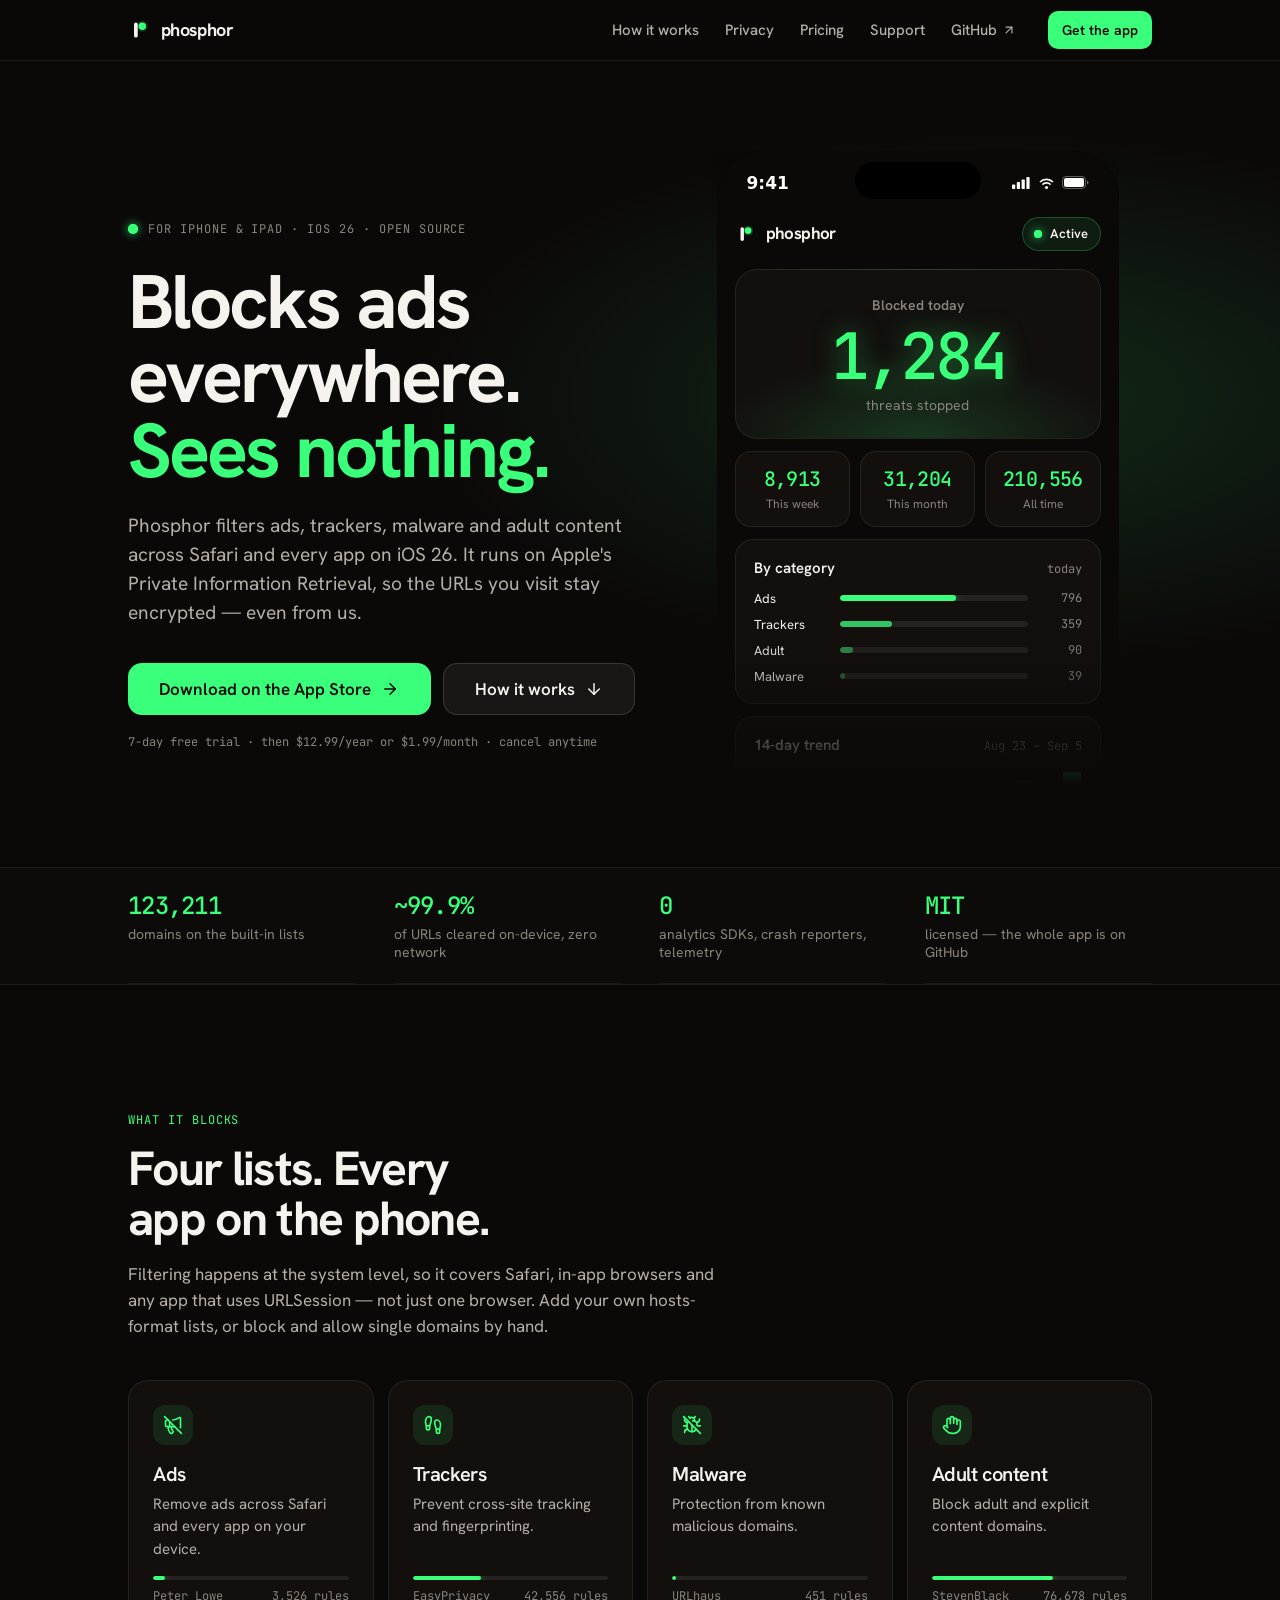
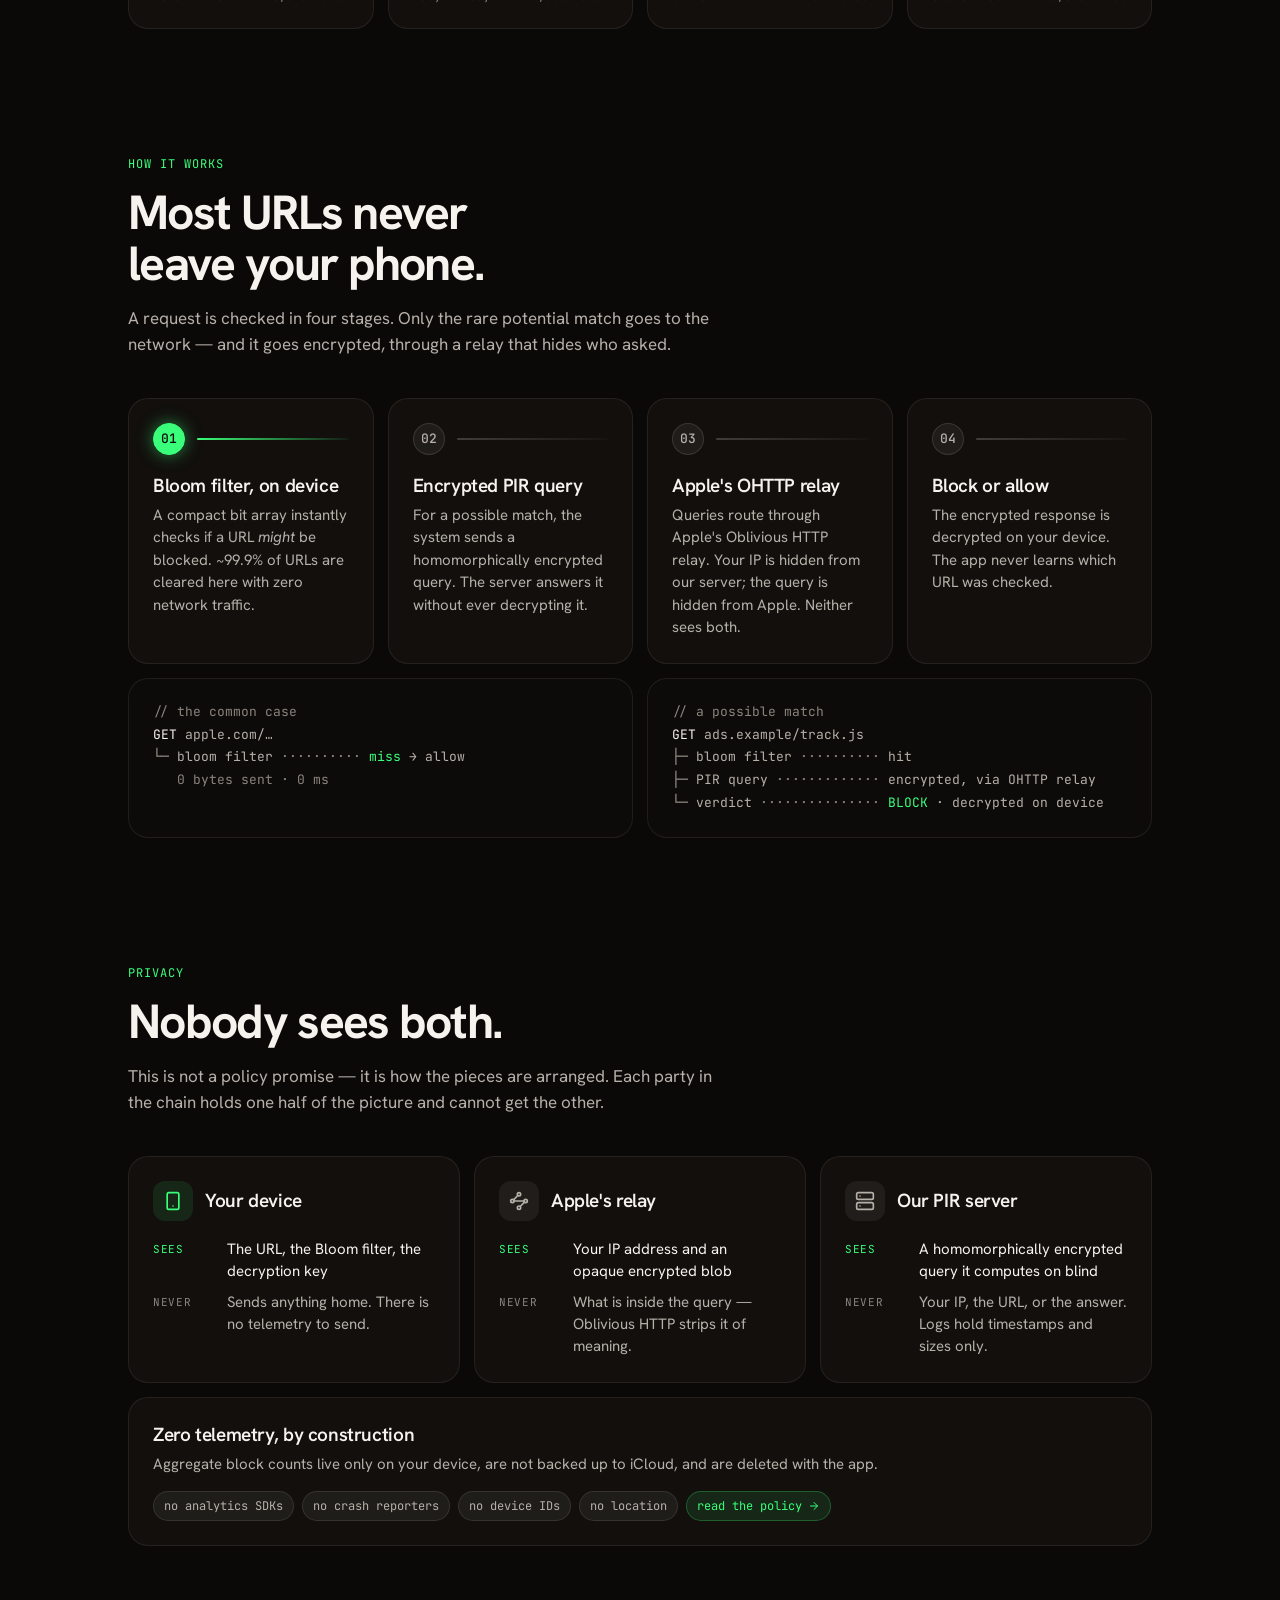
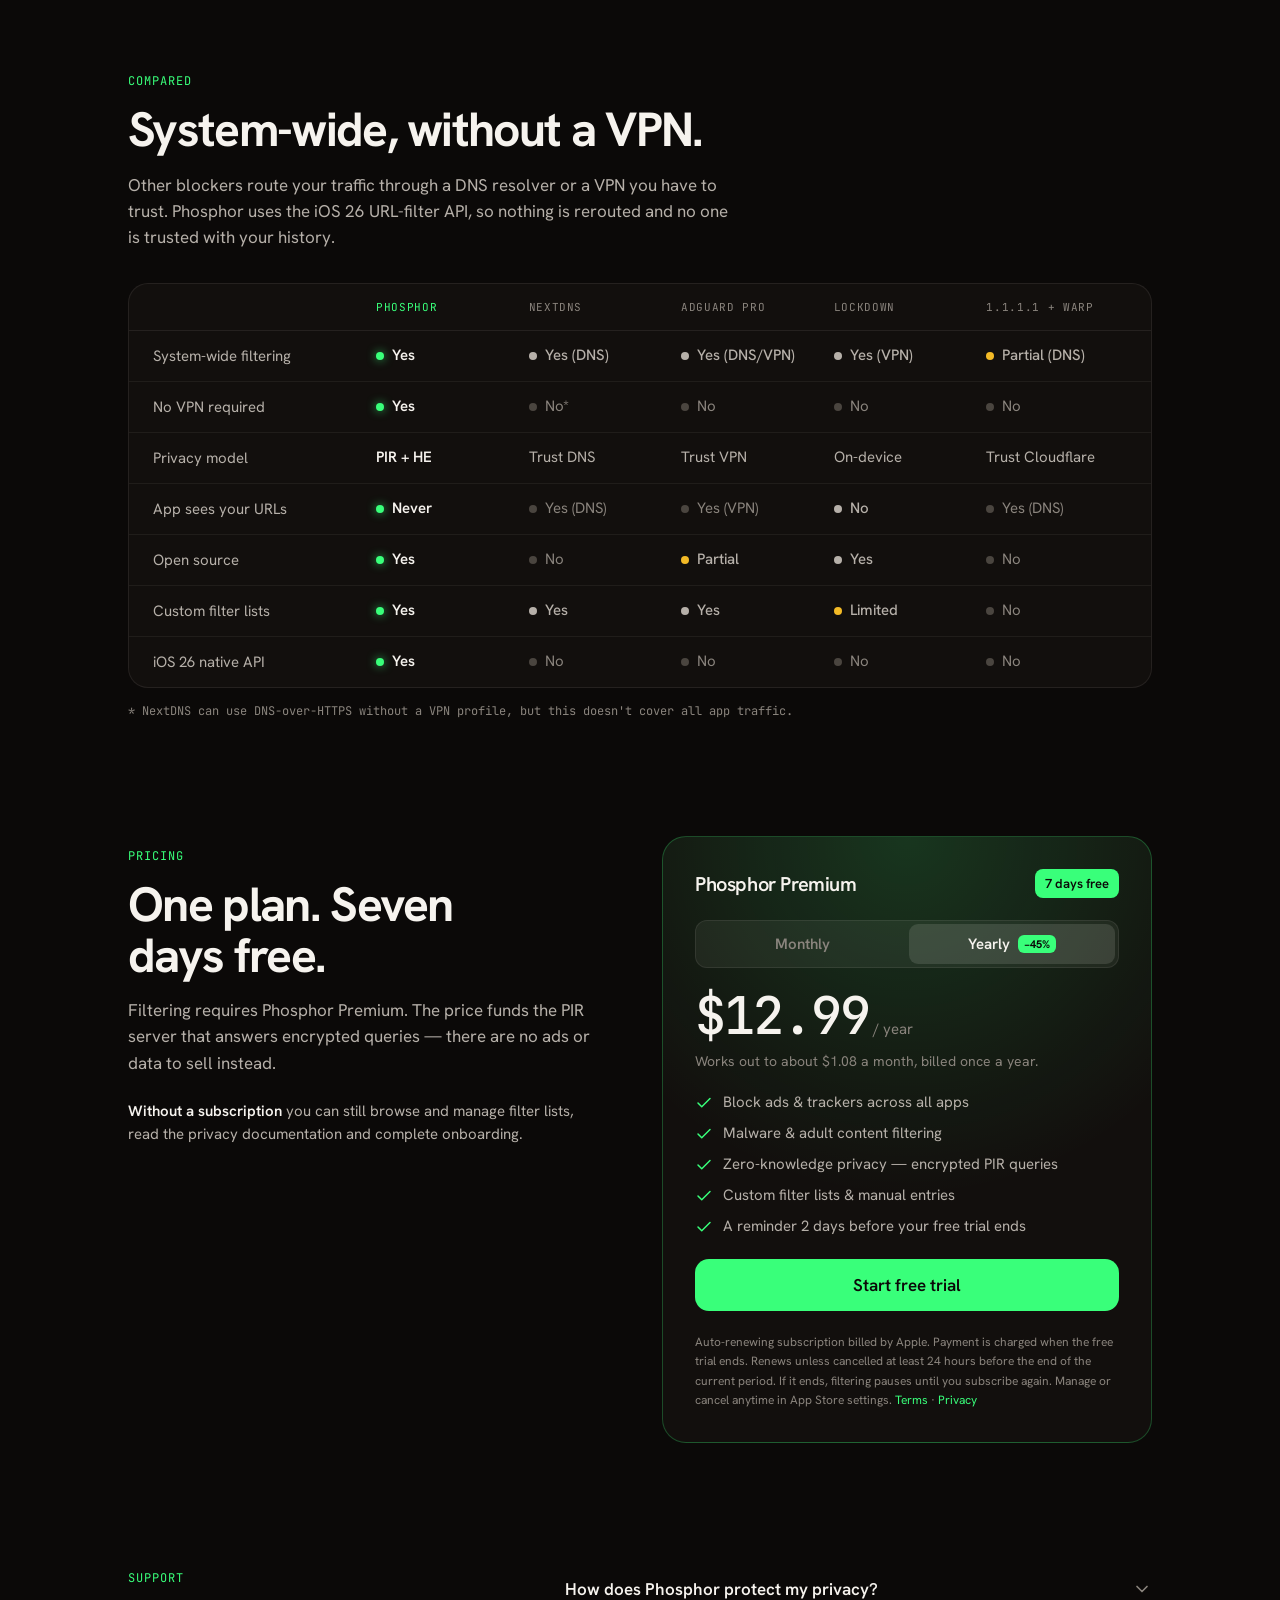
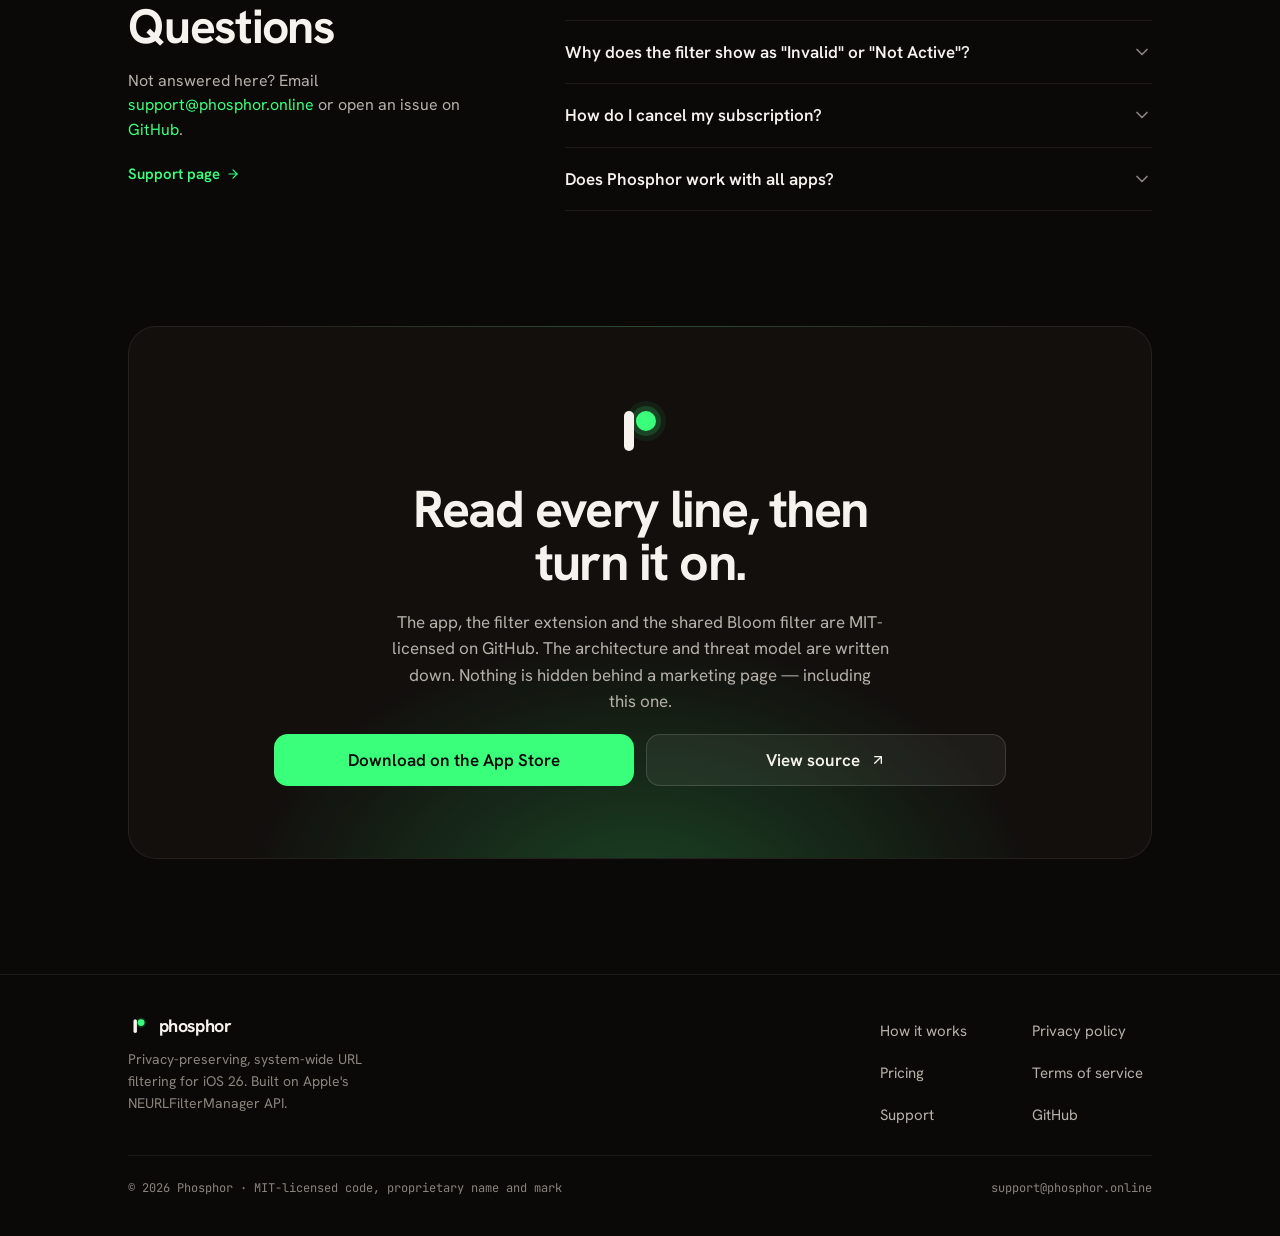
<file: website/index.html>
<!DOCTYPE html>
<html lang="en">
<head>
<meta charset="utf-8">
<meta name="viewport" content="width=device-width, initial-scale=1">
<title>Phosphor — Blocks ads everywhere. Sees nothing.</title>
<meta name="description" content="System-wide ad, tracker, malware and adult-content filtering for iOS 26. Built on Apple's Private Information Retrieval — the URLs you visit stay encrypted, even from us.">
<meta name="theme-color" content="#0b0908">
<link rel="canonical" href="https://phosphor.online/">
<meta property="og:type" content="website">
<meta property="og:url" content="https://phosphor.online/">
<meta property="og:title" content="Phosphor — Blocks ads everywhere. Sees nothing.">
<meta property="og:description" content="System-wide URL filtering for iOS 26, built on Apple's Private Information Retrieval. Most URLs never leave your phone.">
<meta property="og:image" content="https://phosphor.online/og.png">
<meta property="og:image:width" content="1200">
<meta property="og:image:height" content="630">
<meta name="twitter:card" content="summary_large_image">
<link rel="icon" href="favicon.svg" type="image/svg+xml">
<link rel="apple-touch-icon" href="icon.svg">
<link rel="preconnect" href="https://fonts.googleapis.com">
<link rel="preconnect" href="https://fonts.gstatic.com" crossorigin>
<link href="https://fonts.googleapis.com/css2?family=Hanken+Grotesk:wght@400;500;600;700&family=JetBrains+Mono:wght@400;500&display=swap" rel="stylesheet">
<link rel="stylesheet" href="styles.css">
</head>
<body>

<header class="site-header">
  <div class="wrap">
    <a class="wordmark" href="#top">
      <svg width="24" height="24" viewBox="0 0 64 64" aria-hidden="true"><circle cx="38" cy="22" r="15" fill="#39ff7a" opacity=".16"/><rect x="16" y="12" width="10" height="40" rx="5" fill="#f6f3ee"/><circle cx="38" cy="22" r="10" fill="#39ff7a"/></svg>
      <span>phosphor</span>
    </a>
    <nav class="nav" aria-label="Primary">
      <a href="#how">How it works</a>
      <a href="#privacy">Privacy</a>
      <a href="#pricing">Pricing</a>
      <a href="#faq">Support</a>
      <a href="https://github.com/victorantos/Phosphor">GitHub<svg width="14" height="14" viewBox="0 0 24 24" fill="none" stroke="currentColor" stroke-width="2" stroke-linecap="round" stroke-linejoin="round" aria-hidden="true"><path d="M7 7h10v10"/><path d="M7 17 17 7"/></svg></a>
    </nav>
    <a class="btn btn-primary btn--sm nav-cta" href="https://apps.apple.com/app/phosphor">Get the app</a>
    <button class="nav-toggle" data-nav-toggle type="button" aria-label="Open menu" aria-expanded="false" aria-controls="menu-sheet">
      <svg width="22" height="22" viewBox="0 0 24 24" fill="none" stroke="currentColor" stroke-width="2" stroke-linecap="round" stroke-linejoin="round" aria-hidden="true"><path d="M4 5h16"/><path d="M4 12h16"/><path d="M4 19h16"/></svg>
    </button>
  </div>
</header>

<div class="sheet-scrim" id="menu-scrim" hidden></div>
<div class="sheet" id="menu-sheet" role="dialog" aria-modal="true" aria-label="Menu" hidden>
  <div class="sheet-grip"></div>
  <a href="#how">How it works<svg width="18" height="18" viewBox="0 0 24 24" fill="none" stroke="#8a847d" stroke-width="2" stroke-linecap="round" stroke-linejoin="round" aria-hidden="true"><path d="m9 18 6-6-6-6"/></svg></a>
  <a href="#privacy">Privacy<svg width="18" height="18" viewBox="0 0 24 24" fill="none" stroke="#8a847d" stroke-width="2" stroke-linecap="round" stroke-linejoin="round" aria-hidden="true"><path d="m9 18 6-6-6-6"/></svg></a>
  <a href="#pricing">Pricing<svg width="18" height="18" viewBox="0 0 24 24" fill="none" stroke="#8a847d" stroke-width="2" stroke-linecap="round" stroke-linejoin="round" aria-hidden="true"><path d="m9 18 6-6-6-6"/></svg></a>
  <a href="#faq">Support<svg width="18" height="18" viewBox="0 0 24 24" fill="none" stroke="#8a847d" stroke-width="2" stroke-linecap="round" stroke-linejoin="round" aria-hidden="true"><path d="m9 18 6-6-6-6"/></svg></a>
  <a href="https://github.com/victorantos/Phosphor">GitHub<svg width="16" height="16" viewBox="0 0 24 24" fill="none" stroke="#8a847d" stroke-width="2" stroke-linecap="round" stroke-linejoin="round" aria-hidden="true"><path d="M7 7h10v10"/><path d="M7 17 17 7"/></svg></a>
  <a class="btn btn-primary btn--block" href="https://apps.apple.com/app/phosphor">Download on the App Store</a>
</div>

<main>

<!-- ═══ Hero ═══════════════════════════════════════════════════════════ -->
<section class="hero" id="top">
  <div class="wrap">
    <div class="hero-copy">
      <p class="hero-flag"><span class="pulse" aria-hidden="true"><i></i></span><span>For iPhone &amp; iPad · iOS 26 · Open source</span></p>
      <h1 class="display">Blocks ads everywhere.<br><em>Sees nothing.</em></h1>
      <p class="lede">Phosphor filters ads, trackers, malware and adult content across Safari and every app on iOS&nbsp;26. It runs on Apple's Private Information Retrieval, so the URLs you visit stay encrypted — even from us.</p>
      <div class="hero-actions">
        <a class="btn btn-primary" href="https://apps.apple.com/app/phosphor">Download on the App Store<svg width="18" height="18" viewBox="0 0 24 24" fill="none" stroke="currentColor" stroke-width="2" stroke-linecap="round" stroke-linejoin="round" aria-hidden="true"><path d="M5 12h14"/><path d="m12 5 7 7-7 7"/></svg></a>
        <a class="btn btn-ghost" href="#how">How it works<svg width="18" height="18" viewBox="0 0 24 24" fill="none" stroke="currentColor" stroke-width="2" stroke-linecap="round" stroke-linejoin="round" aria-hidden="true"><path d="M12 5v14"/><path d="m19 12-7 7-7-7"/></svg></a>
      </div>
      <p class="fine hero-terms">7-day free trial · then $12.99/year or $1.99/month · cancel anytime</p>
    </div>

    <div class="hero-device">
      <div class="phone-stage" data-phone-stage>
        <div class="phone-scaler">
          <div class="phone" role="img" aria-label="The Phosphor dashboard on iPhone, showing 1,284 threats blocked today across four filter lists.">
            <div class="phone-island"></div>
            <div class="phone-status" aria-hidden="true">
              <span>9:41</span>
              <span class="phone-status-icons">
                <svg width="19" height="12" viewBox="0 0 19 12"><rect x="0" y="7.5" width="3.2" height="4.5" rx=".7" fill="#fff"/><rect x="4.8" y="5" width="3.2" height="7" rx=".7" fill="#fff"/><rect x="9.6" y="2.5" width="3.2" height="9.5" rx=".7" fill="#fff"/><rect x="14.4" y="0" width="3.2" height="12" rx=".7" fill="#fff"/></svg>
                <svg width="17" height="12" viewBox="0 0 17 12"><path d="M8.5 3.2c2.3 0 4.4.9 5.9 2.4l1.1-1.1A9.7 9.7 0 0 0 8.5 1.5 9.7 9.7 0 0 0 1.5 4.5l1.1 1.1A8.2 8.2 0 0 1 8.5 3.2Z" fill="#fff"/><path d="M8.5 6.8c1.4 0 2.6.5 3.5 1.4l1.1-1.1A6.5 6.5 0 0 0 8.5 5.1 6.5 6.5 0 0 0 3.9 7.1L5 8.2a4.9 4.9 0 0 1 3.5-1.4Z" fill="#fff"/><circle cx="8.5" cy="10.5" r="1.5" fill="#fff"/></svg>
                <svg width="27" height="13" viewBox="0 0 27 13"><rect x=".5" y=".5" width="23" height="12" rx="3.5" stroke="#fff" stroke-opacity=".35" fill="none"/><rect x="2" y="2" width="20" height="9" rx="2" fill="#fff"/><path d="M25 4.5v4c.8-.3 1.5-1.3 1.5-2s-.7-1.7-1.5-2Z" fill="#fff" fill-opacity=".4"/></svg>
              </span>
            </div>

            <div class="app">
              <div class="app-top">
                <span class="wordmark"><svg width="22" height="22" viewBox="0 0 64 64" aria-hidden="true"><circle cx="38" cy="22" r="15" fill="#39ff7a" opacity=".16"/><rect x="16" y="12" width="10" height="40" rx="5" fill="#f6f3ee"/><circle cx="38" cy="22" r="10" fill="#39ff7a"/></svg><span>phosphor</span></span>
                <span class="app-status"><span class="pulse pulse--sm" aria-hidden="true"><i></i></span>Active</span>
              </div>

              <div class="app-hero">
                <div class="app-hero-label">Blocked today</div>
                <div class="app-hero-count">1,284</div>
                <div class="app-hero-label" style="font-weight:400">threats stopped</div>
              </div>

              <div class="app-tiles">
                <div class="app-tile"><b>8,913</b><span>This week</span></div>
                <div class="app-tile"><b>31,204</b><span>This month</span></div>
                <div class="app-tile"><b>210,556</b><span>All time</span></div>
              </div>

              <div class="app-panel">
                <div class="app-panel-head"><span>By category</span><span class="mono" style="font-size:12px;color:var(--ink-400);font-weight:400">today</span></div>
                <div style="display:flex;flex-direction:column;gap:9px">
                  <div class="app-cat"><span>Ads</span><div class="bar bar--thick"><span style="width:62%"></span></div><span>796</span></div>
                  <div class="app-cat"><span>Trackers</span><div class="bar bar--thick"><span style="width:28%;opacity:.75;box-shadow:none"></span></div><span>359</span></div>
                  <div class="app-cat"><span>Adult</span><div class="bar bar--thick"><span style="width:7%;opacity:.5;box-shadow:none"></span></div><span>90</span></div>
                  <div class="app-cat"><span>Malware</span><div class="bar bar--thick"><span style="width:3%;opacity:.35;box-shadow:none"></span></div><span>39</span></div>
                </div>
              </div>

              <div class="app-panel">
                <div class="app-panel-head"><span>14-day trend</span><span class="mono" style="font-size:12px;color:var(--ink-400);font-weight:400">Aug 23 – Sep 5</span></div>
                <div class="app-trend" aria-hidden="true">
                  <i style="height:22%;opacity:.35"></i><i style="height:35%;opacity:.40"></i><i style="height:28%;opacity:.45"></i><i style="height:40%;opacity:.50"></i>
                  <i style="height:52%;opacity:.55"></i><i style="height:47%;opacity:.60"></i><i style="height:61%;opacity:.65"></i><i style="height:58%;opacity:.70"></i>
                  <i style="height:66%;opacity:.75"></i><i style="height:72%;opacity:.80"></i><i style="height:64%;opacity:.85"></i><i style="height:80%;opacity:.90"></i>
                  <i style="height:74%;opacity:.95"></i><i style="height:92%;opacity:1"></i>
                </div>
              </div>

              <div class="app-row">
                <svg width="22" height="22" viewBox="0 0 24 24" fill="none" stroke="#39ff7a" stroke-width="2" stroke-linecap="round" stroke-linejoin="round" aria-hidden="true"><path d="M3 5h.01"/><path d="M3 12h.01"/><path d="M3 19h.01"/><path d="M8 5h13"/><path d="M8 12h13"/><path d="M8 19h13"/></svg>
                <div style="flex:1"><div style="font-size:15px;font-weight:600">4 active lists</div><div class="fine" style="margin-top:2px">123,211 rules loaded</div></div>
                <svg width="18" height="18" viewBox="0 0 24 24" fill="none" stroke="#8a847d" stroke-width="2" stroke-linecap="round" stroke-linejoin="round" aria-hidden="true"><path d="m9 18 6-6-6-6"/></svg>
              </div>
            </div>

            <div class="phone-home"></div>
          </div>
        </div>
      </div>
    </div>
  </div>
</section>

<!-- ═══ Numbers ════════════════════════════════════════════════════════ -->
<section class="band">
  <div class="wrap">
    <div><b>123,211</b><span>domains on the built-in lists</span></div>
    <div><b>~99.9%</b><span>of URLs cleared on-device, zero network</span></div>
    <div><b>0</b><span>analytics SDKs, crash reporters, telemetry</span></div>
    <div><b>MIT</b><span>licensed — the whole app is on GitHub</span></div>
  </div>
</section>

<!-- ═══ What it blocks ═════════════════════════════════════════════════ -->
<section class="section" id="blocks">
  <div class="wrap">
    <p class="eyebrow">What it blocks</p>
    <h2 class="h-section">Four lists. Every app on the phone.</h2>
    <p class="intro">Filtering happens at the system level, so it covers Safari, in-app browsers and any app that uses URLSession — not just one browser. Add your own hosts-format lists, or block and allow single domains by hand.</p>
    <div class="grid">
      <div class="card card--lift feature">
        <span class="icon-badge"><svg width="20" height="20" viewBox="0 0 24 24" fill="none" stroke="currentColor" stroke-width="2" stroke-linecap="round" stroke-linejoin="round" aria-hidden="true"><path d="M11.636 6A13 13 0 0 0 19.4 3.2 1 1 0 0 1 21 4v11.344"/><path d="M14.378 14.357A13 13 0 0 0 11 14H5a2 2 0 0 1-2-2V8a2 2 0 0 1 2-2h1"/><path d="m2 2 20 20"/><path d="M6 14a12 12 0 0 0 2.4 7.2 2 2 0 0 0 3.2-2.4A8 8 0 0 1 10 14"/><path d="M8 8v6"/></svg></span>
        <div><div class="h-card">Ads</div><p>Remove ads across Safari and every app on your device.</p></div>
        <div class="feature-meter"><div class="bar"><span style="width:6%"></span></div><div><span>Peter Lowe</span><span>3,526 rules</span></div></div>
      </div>
      <div class="card card--lift feature">
        <span class="icon-badge"><svg width="20" height="20" viewBox="0 0 24 24" fill="none" stroke="currentColor" stroke-width="2" stroke-linecap="round" stroke-linejoin="round" aria-hidden="true"><path d="M4 16v-2.38C4 11.5 2.97 10.5 3 8c.03-2.72 1.49-6 4.5-6C9.37 2 10 3.8 10 5.5c0 3.11-2 5.66-2 8.68V16a2 2 0 1 1-4 0Z"/><path d="M20 20v-2.38c0-2.12 1.03-3.12 1-5.62-.03-2.72-1.49-6-4.5-6C14.63 6 14 7.8 14 9.5c0 3.11 2 5.66 2 8.68V20a2 2 0 1 0 4 0Z"/><path d="M16 17h4"/><path d="M4 13h4"/></svg></span>
        <div><div class="h-card">Trackers</div><p>Prevent cross-site tracking and fingerprinting.</p></div>
        <div class="feature-meter"><div class="bar"><span style="width:35%"></span></div><div><span>EasyPrivacy</span><span>42,556 rules</span></div></div>
      </div>
      <div class="card card--lift feature">
        <span class="icon-badge"><svg width="20" height="20" viewBox="0 0 24 24" fill="none" stroke="currentColor" stroke-width="2" stroke-linecap="round" stroke-linejoin="round" aria-hidden="true"><path d="M12 20v-8"/><path d="M12.656 7H14a4 4 0 0 1 4 4v1.344"/><path d="m14.12 3.88 1.88-1.88"/><path d="M17.123 17.123A6 6 0 0 1 6 14v-3a4 4 0 0 1 1.72-3.287"/><path d="m2 2 20 20"/><path d="M21 5a4 4 0 0 1-3.55 3.97"/><path d="M22 13h-3.344"/><path d="M3 21a4 4 0 0 1 3.81-4"/><path d="M3 5a4 4 0 0 0 3.55 3.97"/><path d="M6 13H2"/><path d="m8 2 1.88 1.88"/><path d="M9.712 4.06A3 3 0 0 1 15 6v1.13"/></svg></span>
        <div><div class="h-card">Malware</div><p>Protection from known malicious domains.</p></div>
        <div class="feature-meter"><div class="bar"><span style="width:2%"></span></div><div><span>URLhaus</span><span>451 rules</span></div></div>
      </div>
      <div class="card card--lift feature">
        <span class="icon-badge"><svg width="20" height="20" viewBox="0 0 24 24" fill="none" stroke="currentColor" stroke-width="2" stroke-linecap="round" stroke-linejoin="round" aria-hidden="true"><path d="M18 11V6a2 2 0 0 0-2-2 2 2 0 0 0-2 2"/><path d="M14 10V4a2 2 0 0 0-2-2 2 2 0 0 0-2 2v2"/><path d="M10 10.5V6a2 2 0 0 0-2-2 2 2 0 0 0-2 2v8"/><path d="M18 8a2 2 0 1 1 4 0v6a8 8 0 0 1-8 8h-2c-2.8 0-4.5-.86-5.99-2.34l-3.6-3.6a2 2 0 0 1 2.83-2.82L7 15"/></svg></span>
        <div><div class="h-card">Adult content</div><p>Block adult and explicit content domains.</p></div>
        <div class="feature-meter"><div class="bar"><span style="width:62%"></span></div><div><span>StevenBlack</span><span>76,678 rules</span></div></div>
      </div>
    </div>
  </div>
</section>

<!-- ═══ How it works ═══════════════════════════════════════════════════ -->
<section class="section" id="how">
  <div class="wrap">
    <p class="eyebrow">How it works</p>
    <h2 class="h-section">Most URLs never leave your phone.</h2>
    <p class="intro">A request is checked in four stages. Only the rare potential match goes to the network — and it goes encrypted, through a relay that hides who asked.</p>
    <div class="grid" style="margin-bottom:14px">
      <div class="card step">
        <div class="step-head"><span class="step-num step-num--lit">01</span><span class="step-rule step-rule--lit"></span></div>
        <div><div class="h-step">Bloom filter, on device</div><p>A compact bit array instantly checks if a URL <em>might</em> be blocked. ~99.9% of URLs are cleared here with zero network traffic.</p></div>
      </div>
      <div class="card step">
        <div class="step-head"><span class="step-num">02</span><span class="step-rule"></span></div>
        <div><div class="h-step">Encrypted PIR query</div><p>For a possible match, the system sends a homomorphically encrypted query. The server answers it without ever decrypting it.</p></div>
      </div>
      <div class="card step">
        <div class="step-head"><span class="step-num">03</span><span class="step-rule"></span></div>
        <div><div class="h-step">Apple's OHTTP relay</div><p>Queries route through Apple's Oblivious HTTP relay. Your IP is hidden from our server; the query is hidden from Apple. Neither sees both.</p></div>
      </div>
      <div class="card step">
        <div class="step-head"><span class="step-num">04</span><span class="step-rule"></span></div>
        <div><div class="h-step">Block or allow</div><p>The encrypted response is decrypted on your device. The app never learns which URL was checked.</p></div>
      </div>
    </div>
    <div class="grid grid--pair">
      <div class="trace">
        <div class="c">// the common case</div>
        <div><span class="v">GET</span> apple.com/…</div>
        <div><span class="c">└─</span> bloom filter <span class="c">··········</span> <span class="lit">miss</span> → allow</div>
        <div class="c">&nbsp;&nbsp;&nbsp;0 bytes sent · 0 ms</div>
      </div>
      <div class="trace">
        <div class="c">// a possible match</div>
        <div><span class="v">GET</span> ads.example/track.js</div>
        <div><span class="c">├─</span> bloom filter <span class="c">··········</span> hit</div>
        <div><span class="c">├─</span> PIR query <span class="c">·············</span> encrypted, via OHTTP relay</div>
        <div><span class="c">└─</span> verdict <span class="c">···············</span> <span class="lit">BLOCK</span> · decrypted on device</div>
      </div>
    </div>
  </div>
</section>

<!-- ═══ Privacy ════════════════════════════════════════════════════════ -->
<section class="section" id="privacy">
  <div class="wrap">
    <p class="eyebrow">Privacy</p>
    <h2 class="h-section">Nobody sees both.</h2>
    <p class="intro">This is not a policy promise — it is how the pieces are arranged. Each party in the chain holds one half of the picture and cannot get the other.</p>
    <div class="grid grid--wide" style="margin-bottom:14px">
      <div class="card actor">
        <div class="actor-head"><span class="icon-badge"><svg width="20" height="20" viewBox="0 0 24 24" fill="none" stroke="currentColor" stroke-width="2" stroke-linecap="round" stroke-linejoin="round" aria-hidden="true"><rect width="14" height="20" x="5" y="2" rx="2" ry="2"/><path d="M12 18h.01"/></svg></span><div class="h-step">Your device</div></div>
        <dl>
          <div><dt class="sees">SEES</dt><dd class="strong">The URL, the Bloom filter, the decryption key</dd></div>
          <div><dt>NEVER</dt><dd>Sends anything home. There is no telemetry to send.</dd></div>
        </dl>
      </div>
      <div class="card actor">
        <div class="actor-head"><span class="icon-badge icon-badge--neutral"><svg width="20" height="20" viewBox="0 0 24 24" fill="none" stroke="currentColor" stroke-width="2" stroke-linecap="round" stroke-linejoin="round" aria-hidden="true"><path d="m10.586 5.414-5.172 5.172"/><path d="m18.586 13.414-5.172 5.172"/><path d="M6 12h12"/><circle cx="12" cy="20" r="2"/><circle cx="12" cy="4" r="2"/><circle cx="20" cy="12" r="2"/><circle cx="4" cy="12" r="2"/></svg></span><div class="h-step">Apple's relay</div></div>
        <dl>
          <div><dt class="sees">SEES</dt><dd class="strong">Your IP address and an opaque encrypted blob</dd></div>
          <div><dt>NEVER</dt><dd>What is inside the query — Oblivious HTTP strips it of meaning.</dd></div>
        </dl>
      </div>
      <div class="card actor">
        <div class="actor-head"><span class="icon-badge icon-badge--neutral"><svg width="20" height="20" viewBox="0 0 24 24" fill="none" stroke="currentColor" stroke-width="2" stroke-linecap="round" stroke-linejoin="round" aria-hidden="true"><rect width="20" height="8" x="2" y="2" rx="2" ry="2"/><rect width="20" height="8" x="2" y="14" rx="2" ry="2"/><line x1="6" x2="6.01" y1="6" y2="6"/><line x1="6" x2="6.01" y1="18" y2="18"/></svg></span><div class="h-step">Our PIR server</div></div>
        <dl>
          <div><dt class="sees">SEES</dt><dd class="strong">A homomorphically encrypted query it computes on blind</dd></div>
          <div><dt>NEVER</dt><dd>Your IP, the URL, or the answer. Logs hold timestamps and sizes only.</dd></div>
        </dl>
      </div>
    </div>
    <div class="card telemetry">
      <div>
        <div class="h-step">Zero telemetry, by construction</div>
        <p>Aggregate block counts live only on your device, are not backed up to iCloud, and are deleted with the app.</p>
      </div>
      <div class="telemetry-chips">
        <span class="chip">no analytics SDKs</span>
        <span class="chip">no crash reporters</span>
        <span class="chip">no device IDs</span>
        <span class="chip">no location</span>
        <a class="chip chip--lit" href="privacy.html">read the policy<svg width="12" height="12" viewBox="0 0 24 24" fill="none" stroke="currentColor" stroke-width="2" stroke-linecap="round" stroke-linejoin="round" aria-hidden="true"><path d="M5 12h14"/><path d="m12 5 7 7-7 7"/></svg></a>
      </div>
    </div>
  </div>
</section>

<!-- ═══ Compared ═══════════════════════════════════════════════════════ -->
<section class="section" id="compare">
  <div class="wrap">
    <p class="eyebrow">Compared</p>
    <h2 class="h-section">System-wide, without a VPN.</h2>
    <p class="intro" style="margin-bottom:32px">Other blockers route your traffic through a DNS resolver or a VPN you have to trust. Phosphor uses the iOS 26 URL-filter API, so nothing is rerouted and no one is trusted with your history.</p>

    <div class="cmp-tabs" role="tablist" aria-label="Choose a product to compare against" data-cmp-tabs>
      <button type="button" role="tab" data-comp="0" aria-selected="true">NextDNS</button>
      <button type="button" role="tab" data-comp="1" aria-selected="false">AdGuard</button>
      <button type="button" role="tab" data-comp="2" aria-selected="false">Lockdown</button>
      <button type="button" role="tab" data-comp="3" aria-selected="false">1.1.1.1</button>
    </div>

    <div class="cmp" data-cmp data-comp="0">
      <div class="cmp-row cmp-head"><span></span><span class="self">Phosphor</span><span>NextDNS</span><span>AdGuard Pro</span><span>Lockdown</span><span>1.1.1.1 + WARP</span></div>
      <div class="cmp-row"><span class="label">System-wide filtering</span><span class="v-yes"><i class="dot"></i>Yes</span><span class="v-ok"><i class="dot"></i>Yes (DNS)</span><span class="v-ok"><i class="dot"></i>Yes (DNS/VPN)</span><span class="v-ok"><i class="dot"></i>Yes (VPN)</span><span class="v-part"><i class="dot"></i>Partial (DNS)</span></div>
      <div class="cmp-row"><span class="label">No VPN required</span><span class="v-yes"><i class="dot"></i>Yes</span><span class="v-no"><i class="dot"></i>No*</span><span class="v-no"><i class="dot"></i>No</span><span class="v-no"><i class="dot"></i>No</span><span class="v-no"><i class="dot"></i>No</span></div>
      <div class="cmp-row"><span class="label">Privacy model</span><span class="v-text self">PIR + HE</span><span class="v-text">Trust DNS</span><span class="v-text">Trust VPN</span><span class="v-text">On-device</span><span class="v-text">Trust Cloudflare</span></div>
      <div class="cmp-row"><span class="label">App sees your URLs</span><span class="v-yes"><i class="dot"></i>Never</span><span class="v-no"><i class="dot"></i>Yes (DNS)</span><span class="v-no"><i class="dot"></i>Yes (VPN)</span><span class="v-ok"><i class="dot"></i>No</span><span class="v-no"><i class="dot"></i>Yes (DNS)</span></div>
      <div class="cmp-row"><span class="label">Open source</span><span class="v-yes"><i class="dot"></i>Yes</span><span class="v-no"><i class="dot"></i>No</span><span class="v-part"><i class="dot"></i>Partial</span><span class="v-ok"><i class="dot"></i>Yes</span><span class="v-no"><i class="dot"></i>No</span></div>
      <div class="cmp-row"><span class="label">Custom filter lists</span><span class="v-yes"><i class="dot"></i>Yes</span><span class="v-ok"><i class="dot"></i>Yes</span><span class="v-ok"><i class="dot"></i>Yes</span><span class="v-part"><i class="dot"></i>Limited</span><span class="v-no"><i class="dot"></i>No</span></div>
      <div class="cmp-row"><span class="label">iOS 26 native API</span><span class="v-yes"><i class="dot"></i>Yes</span><span class="v-no"><i class="dot"></i>No</span><span class="v-no"><i class="dot"></i>No</span><span class="v-no"><i class="dot"></i>No</span><span class="v-no"><i class="dot"></i>No</span></div>
    </div>
    <p class="fine" style="margin:14px 0 0">* NextDNS can use DNS-over-HTTPS without a VPN profile, but this doesn't cover all app traffic.</p>
  </div>
</section>

<!-- ═══ Pricing ════════════════════════════════════════════════════════ -->
<section class="section" id="pricing">
  <div class="wrap pricing-layout">
    <div class="pricing-copy">
      <p class="eyebrow">Pricing</p>
      <h2 class="h-section">One plan. Seven days free.</h2>
      <p class="intro">Filtering requires Phosphor Premium. The price funds the PIR server that answers encrypted queries — there are no ads or data to sell instead.</p>
      <p style="font-size:15px;line-height:1.55;color:var(--ink-300);margin:0"><strong style="color:var(--ink-50);font-weight:600">Without a subscription</strong> you can still browse and manage filter lists, read the privacy documentation and complete onboarding.</p>
    </div>

    <div class="plan">
      <div class="plan-head"><div class="h-card">Phosphor Premium</div><span class="plan-badge">7 days free</span></div>

      <div class="plan-billing">
        <input type="radio" name="billing" id="bill-monthly">
        <input type="radio" name="billing" id="bill-yearly" checked>
        <div class="seg" role="group" aria-label="Billing period">
          <label for="bill-monthly">Monthly</label>
          <label for="bill-yearly">Yearly<span class="save">−45%</span></label>
        </div>
        <div class="plan-monthly">
          <div class="plan-price">$1.99<span> / month</span></div>
          <p class="plan-note">Or $12.99 a year — about 45% less.</p>
        </div>
        <div class="plan-yearly">
          <div class="plan-price">$12.99<span> / year</span></div>
          <p class="plan-note">Works out to about $1.08 a month, billed once a year.</p>
        </div>
      </div>

      <ul>
        <li><svg width="18" height="18" viewBox="0 0 24 24" fill="none" stroke="#39ff7a" stroke-width="2" stroke-linecap="round" stroke-linejoin="round" aria-hidden="true"><path d="M20 6 9 17l-5-5"/></svg>Block ads &amp; trackers across all apps</li>
        <li><svg width="18" height="18" viewBox="0 0 24 24" fill="none" stroke="#39ff7a" stroke-width="2" stroke-linecap="round" stroke-linejoin="round" aria-hidden="true"><path d="M20 6 9 17l-5-5"/></svg>Malware &amp; adult content filtering</li>
        <li><svg width="18" height="18" viewBox="0 0 24 24" fill="none" stroke="#39ff7a" stroke-width="2" stroke-linecap="round" stroke-linejoin="round" aria-hidden="true"><path d="M20 6 9 17l-5-5"/></svg>Zero-knowledge privacy — encrypted PIR queries</li>
        <li><svg width="18" height="18" viewBox="0 0 24 24" fill="none" stroke="#39ff7a" stroke-width="2" stroke-linecap="round" stroke-linejoin="round" aria-hidden="true"><path d="M20 6 9 17l-5-5"/></svg>Custom filter lists &amp; manual entries</li>
        <li><svg width="18" height="18" viewBox="0 0 24 24" fill="none" stroke="#39ff7a" stroke-width="2" stroke-linecap="round" stroke-linejoin="round" aria-hidden="true"><path d="M20 6 9 17l-5-5"/></svg>A reminder 2 days before your free trial ends</li>
      </ul>

      <a class="btn btn-primary btn--block" href="https://apps.apple.com/app/phosphor">Start free trial</a>
      <p class="plan-legal">Auto-renewing subscription billed by Apple. Payment is charged when the free trial ends. Renews unless cancelled at least 24 hours before the end of the current period. If it ends, filtering pauses until you subscribe again. Manage or cancel anytime in App Store settings. <a href="terms.html">Terms</a> · <a href="privacy.html">Privacy</a></p>
    </div>
  </div>
</section>

<!-- ═══ FAQ ════════════════════════════════════════════════════════════ -->
<section class="section" id="faq">
  <div class="wrap faq-layout">
    <div class="faq-intro">
      <p class="eyebrow">Support</p>
      <h2>Questions</h2>
      <p>Not answered here? Email <a href="mailto:support@phosphor.online">support@phosphor.online</a> or open an issue on <a href="https://github.com/victorantos/Phosphor/issues">GitHub</a>.</p>
      <a href="support.html" style="display:inline-flex;align-items:center;gap:6px;font-size:15px;font-weight:600">Support page<svg width="14" height="14" viewBox="0 0 24 24" fill="none" stroke="currentColor" stroke-width="2" stroke-linecap="round" stroke-linejoin="round" aria-hidden="true"><path d="M5 12h14"/><path d="m12 5 7 7-7 7"/></svg></a>
    </div>
    <div class="faq-list">
      <details class="faq-item">
        <summary>How does Phosphor protect my privacy?<svg width="20" height="20" viewBox="0 0 24 24" fill="none" stroke="#8a847d" stroke-width="2" stroke-linecap="round" stroke-linejoin="round" aria-hidden="true"><path d="m6 9 6 6 6-6"/></svg></summary>
        <p>Phosphor uses Apple's Private Information Retrieval (PIR) with homomorphic encryption. URLs are checked locally on your device. For potential matches, encrypted queries go through Apple's relay. Neither the app, our server, nor Apple can see which URLs you visit.</p>
      </details>
      <details class="faq-item">
        <summary>Why does the filter show as "Invalid" or "Not Active"?<svg width="20" height="20" viewBox="0 0 24 24" fill="none" stroke="#8a847d" stroke-width="2" stroke-linecap="round" stroke-linejoin="round" aria-hidden="true"><path d="m6 9 6 6 6-6"/></svg></summary>
        <p>The URL filter requires Apple's OHTTP relay approval and a stable internet connection to our PIR server. If the filter shows as invalid, try: (1) Delete and reinstall the app, (2) Restart your device, (3) Check that you have an active subscription.</p>
      </details>
      <details class="faq-item">
        <summary>How do I cancel my subscription?<svg width="20" height="20" viewBox="0 0 24 24" fill="none" stroke="#8a847d" stroke-width="2" stroke-linecap="round" stroke-linejoin="round" aria-hidden="true"><path d="m6 9 6 6 6-6"/></svg></summary>
        <p>Go to Settings &gt; [Your Name] &gt; Subscriptions &gt; Phosphor &gt; Cancel Subscription. You'll continue to have access until the end of your billing period.</p>
      </details>
      <details class="faq-item">
        <summary>Does Phosphor work with all apps?<svg width="20" height="20" viewBox="0 0 24 24" fill="none" stroke="#8a847d" stroke-width="2" stroke-linecap="round" stroke-linejoin="round" aria-hidden="true"><path d="m6 9 6 6 6-6"/></svg></summary>
        <p>Phosphor filters URLs across Safari, in-app browsers (WebKit), and apps using URLSession. Some apps using custom networking stacks may not be filtered.</p>
      </details>
    </div>
  </div>
</section>

<!-- ═══ Closer ═════════════════════════════════════════════════════════ -->
<section class="section">
  <div class="wrap">
    <div class="closer">
      <svg width="64" height="64" viewBox="0 0 64 64" aria-hidden="true"><circle cx="38" cy="22" r="20" fill="#39ff7a" opacity=".07"/><circle cx="38" cy="22" r="15" fill="#39ff7a" opacity=".16"/><rect x="16" y="12" width="10" height="40" rx="5" fill="#f6f3ee"/><circle cx="38" cy="22" r="10" fill="#39ff7a"/></svg>
      <h2>Read every line, then turn it on.</h2>
      <p>The app, the filter extension and the shared Bloom filter are MIT-licensed on GitHub. The architecture and threat model are written down. Nothing is hidden behind a marketing page — including this one.</p>
      <div class="closer-actions">
        <a class="btn btn-primary btn--grow" href="https://apps.apple.com/app/phosphor">Download on the App Store</a>
        <a class="btn btn-ghost btn--grow" href="https://github.com/victorantos/Phosphor">View source<svg width="16" height="16" viewBox="0 0 24 24" fill="none" stroke="currentColor" stroke-width="2" stroke-linecap="round" stroke-linejoin="round" aria-hidden="true"><path d="M7 7h10v10"/><path d="M7 17 17 7"/></svg></a>
      </div>
    </div>
  </div>
</section>

</main>

<footer class="site-footer">
  <div class="wrap">
    <div class="footer-brand">
      <span class="wordmark"><svg width="22" height="22" viewBox="0 0 64 64" aria-hidden="true"><circle cx="38" cy="22" r="15" fill="#39ff7a" opacity=".16"/><rect x="16" y="12" width="10" height="40" rx="5" fill="#f6f3ee"/><circle cx="38" cy="22" r="10" fill="#39ff7a"/></svg><span>phosphor</span></span>
      <p>Privacy-preserving, system-wide URL filtering for iOS 26. Built on Apple's NEURLFilterManager API.</p>
    </div>
    <nav class="footer-nav" aria-label="Footer">
      <a href="#how">How it works</a>
      <a href="privacy.html">Privacy policy</a>
      <a href="#pricing">Pricing</a>
      <a href="terms.html">Terms of service</a>
      <a href="support.html">Support</a>
      <a href="https://github.com/victorantos/Phosphor">GitHub</a>
    </nav>
    <div class="footer-legal">
      <span>© 2026 Phosphor · MIT-licensed code, proprietary name and mark</span>
      <span>support@phosphor.online</span>
    </div>
  </div>
</footer>

<div class="sticky-cta" data-sticky-cta hidden>
  <div><b>7-day free trial</b><small>then $12.99/yr · cancel anytime</small></div>
  <a class="btn btn-primary" href="https://apps.apple.com/app/phosphor">Get Phosphor</a>
</div>

<script src="site.js" defer></script>
<script data-goatcounter="https://phosphor.goatcounter.com/count"
        async src="//gc.zgo.at/count.js"></script>
</body>
</html>
</file>
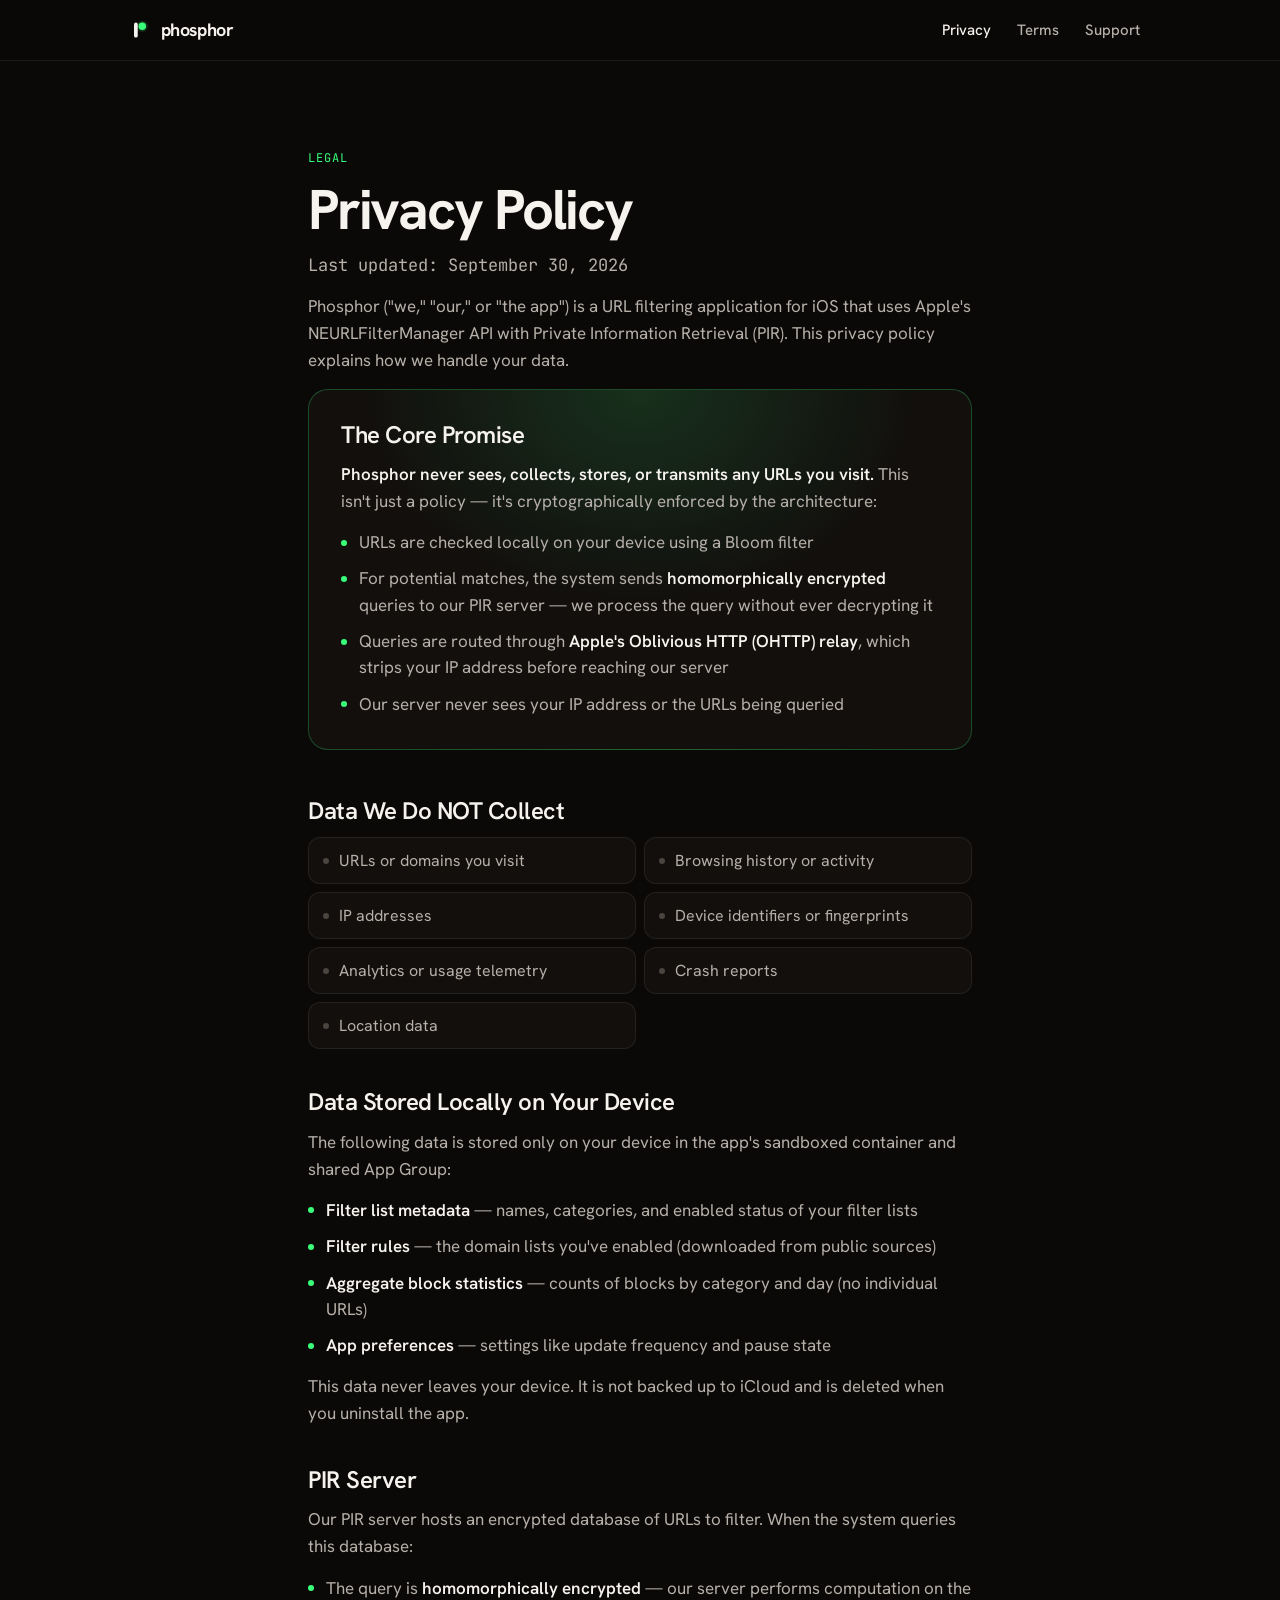
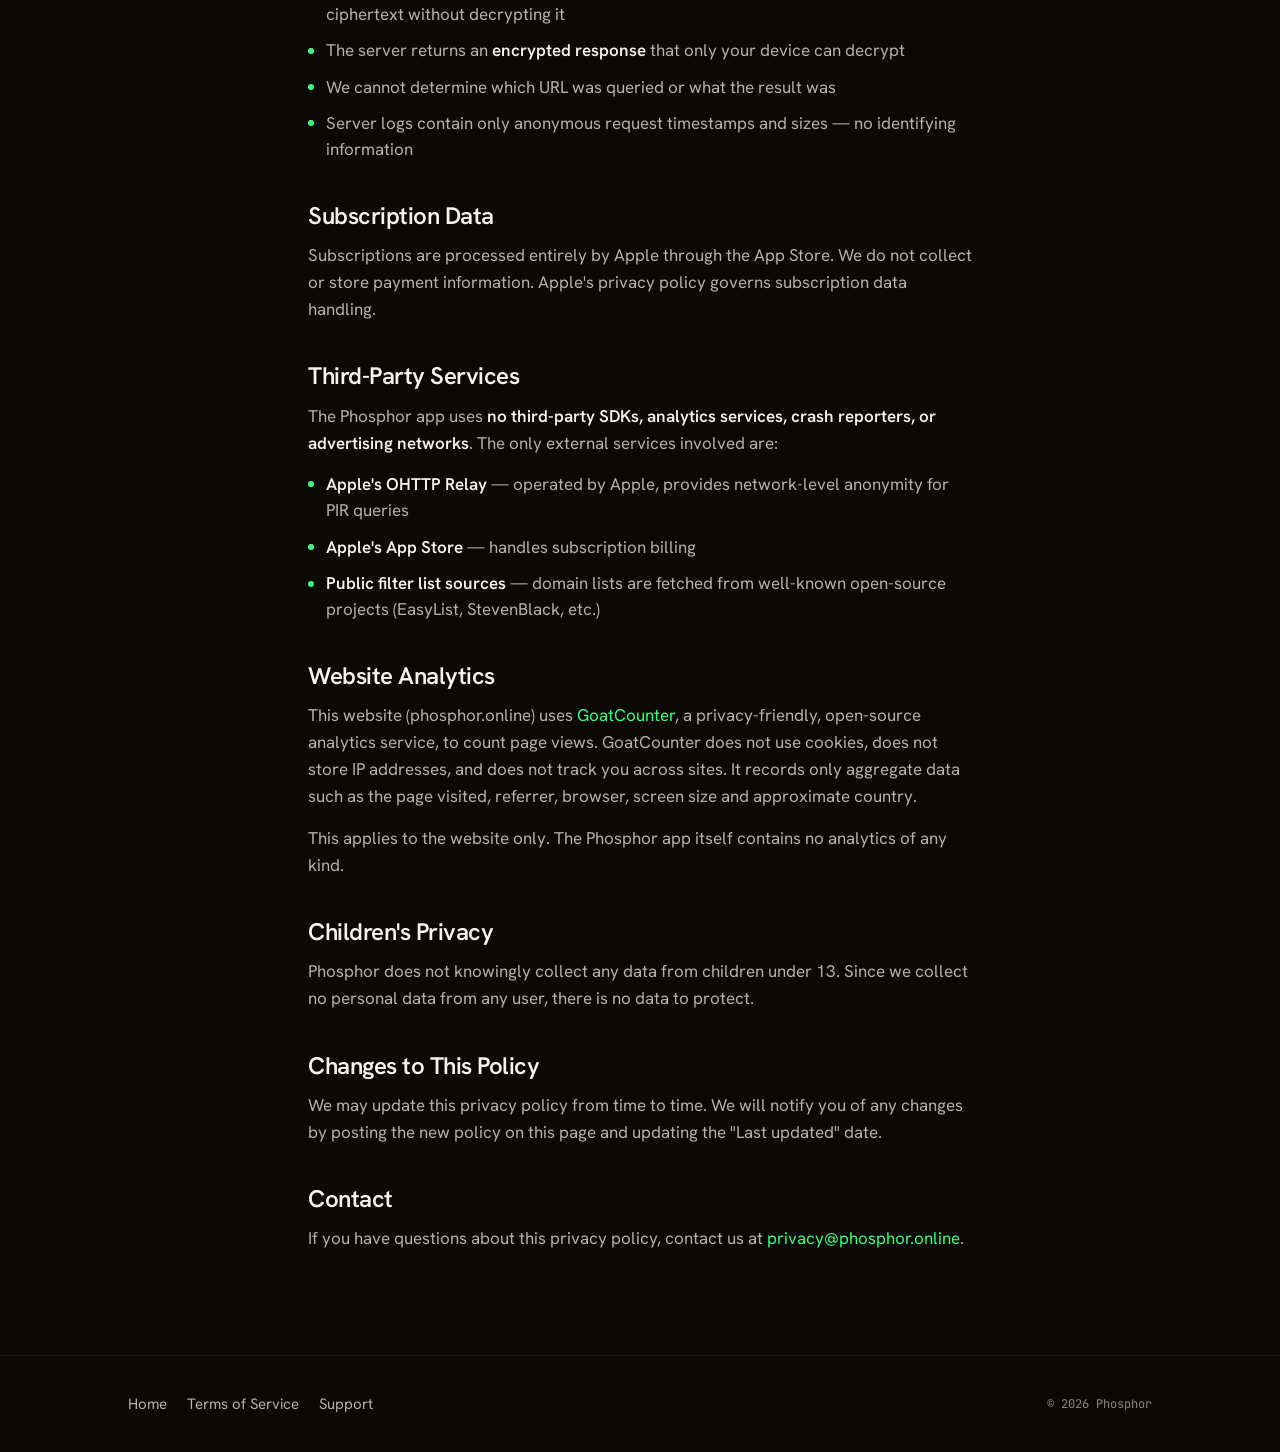
<file: website/privacy.html>
<!DOCTYPE html>
<html lang="en">
<head>
<meta charset="utf-8">
<meta name="viewport" content="width=device-width, initial-scale=1">
<title>Privacy Policy — Phosphor</title>
<meta name="description" content="Phosphor never sees, collects, stores or transmits the URLs you visit. This policy explains how that is enforced by the architecture, not just promised.">
<meta name="theme-color" content="#0b0908">
<link rel="canonical" href="https://phosphor.online/privacy.html">
<meta property="og:type" content="website">
<meta property="og:url" content="https://phosphor.online/privacy">
<meta property="og:title" content="Privacy Policy — Phosphor">
<meta property="og:description" content="Phosphor never sees, collects, stores or transmits the URLs you visit — enforced by the architecture, not just promised.">
<meta property="og:image" content="https://phosphor.online/og.png">
<meta property="og:image:width" content="1200">
<meta property="og:image:height" content="630">
<meta name="twitter:card" content="summary_large_image">
<link rel="icon" href="favicon.svg" type="image/svg+xml">
<link rel="apple-touch-icon" href="icon.svg">
<link rel="preconnect" href="https://fonts.googleapis.com">
<link rel="preconnect" href="https://fonts.gstatic.com" crossorigin>
<link href="https://fonts.googleapis.com/css2?family=Hanken+Grotesk:wght@400;500;600;700&family=JetBrains+Mono:wght@400;500&display=swap" rel="stylesheet">
<link rel="stylesheet" href="styles.css">
</head>
<body>

<header class="site-header">
  <div class="wrap">
    <a class="wordmark" href="index.html">
      <svg width="24" height="24" viewBox="0 0 64 64" aria-hidden="true"><circle cx="38" cy="22" r="15" fill="#39ff7a" opacity=".16"/><rect x="16" y="12" width="10" height="40" rx="5" fill="#f6f3ee"/><circle cx="38" cy="22" r="10" fill="#39ff7a"/></svg>
      <span>phosphor</span>
    </a>
    <nav class="nav" aria-label="Primary">
      <a href="privacy.html" aria-current="page">Privacy</a>
      <a href="terms.html">Terms</a>
      <a href="support.html">Support</a>
    </nav>
  </div>
</header>

<main class="page">
  <p class="eyebrow">Legal</p>
  <h1 class="h-page" style="margin-bottom:14px">Privacy Policy</h1>
  <p class="page-date">Last updated: September 30, 2026</p>

  <p class="page-lede">Phosphor ("we," "our," or "the app") is a URL filtering application for iOS that uses Apple's NEURLFilterManager API with Private Information Retrieval (PIR). This privacy policy explains how we handle your data.</p>

  <div class="promise">
    <h2>The Core Promise</h2>
    <p><strong>Phosphor never sees, collects, stores, or transmits any URLs you visit.</strong> This isn't just a policy — it's cryptographically enforced by the architecture:</p>
    <ul class="dots">
      <li>URLs are checked locally on your device using a Bloom filter</li>
      <li>For potential matches, the system sends <strong>homomorphically encrypted</strong> queries to our PIR server — we process the query without ever decrypting it</li>
      <li>Queries are routed through <strong>Apple's Oblivious HTTP (OHTTP) relay</strong>, which strips your IP address before reaching our server</li>
      <li>Our server never sees your IP address or the URLs being queried</li>
    </ul>
  </div>

  <section>
    <h2>Data We Do NOT Collect</h2>
    <ul class="nots">
      <li>URLs or domains you visit</li>
      <li>Browsing history or activity</li>
      <li>IP addresses</li>
      <li>Device identifiers or fingerprints</li>
      <li>Analytics or usage telemetry</li>
      <li>Crash reports</li>
      <li>Location data</li>
    </ul>
  </section>

  <section>
    <h2>Data Stored Locally on Your Device</h2>
    <p>The following data is stored only on your device in the app's sandboxed container and shared App Group:</p>
    <ul class="dots" style="margin-bottom:14px">
      <li><strong>Filter list metadata</strong> — names, categories, and enabled status of your filter lists</li>
      <li><strong>Filter rules</strong> — the domain lists you've enabled (downloaded from public sources)</li>
      <li><strong>Aggregate block statistics</strong> — counts of blocks by category and day (no individual URLs)</li>
      <li><strong>App preferences</strong> — settings like update frequency and pause state</li>
    </ul>
    <p>This data never leaves your device. It is not backed up to iCloud and is deleted when you uninstall the app.</p>
  </section>

  <section>
    <h2>PIR Server</h2>
    <p>Our PIR server hosts an encrypted database of URLs to filter. When the system queries this database:</p>
    <ul class="dots">
      <li>The query is <strong>homomorphically encrypted</strong> — our server performs computation on the ciphertext without decrypting it</li>
      <li>The server returns an <strong>encrypted response</strong> that only your device can decrypt</li>
      <li>We cannot determine which URL was queried or what the result was</li>
      <li>Server logs contain only anonymous request timestamps and sizes — no identifying information</li>
    </ul>
  </section>

  <section>
    <h2>Subscription Data</h2>
    <p>Subscriptions are processed entirely by Apple through the App Store. We do not collect or store payment information. Apple's privacy policy governs subscription data handling.</p>
  </section>

  <section>
    <h2>Third-Party Services</h2>
    <p>The Phosphor app uses <strong>no third-party SDKs, analytics services, crash reporters, or advertising networks</strong>. The only external services involved are:</p>
    <ul class="dots">
      <li><strong>Apple's OHTTP Relay</strong> — operated by Apple, provides network-level anonymity for PIR queries</li>
      <li><strong>Apple's App Store</strong> — handles subscription billing</li>
      <li><strong>Public filter list sources</strong> — domain lists are fetched from well-known open-source projects (EasyList, StevenBlack, etc.)</li>
    </ul>
  </section>

  <section>
    <h2>Website Analytics</h2>
    <p>This website (phosphor.online) uses <a href="https://www.goatcounter.com" rel="noopener">GoatCounter</a>, a privacy-friendly, open-source analytics service, to count page views. GoatCounter does not use cookies, does not store IP addresses, and does not track you across sites. It records only aggregate data such as the page visited, referrer, browser, screen size and approximate country.</p>
    <p>This applies to the website only. The Phosphor app itself contains no analytics of any kind.</p>
  </section>

  <section>
    <h2>Children's Privacy</h2>
    <p>Phosphor does not knowingly collect any data from children under 13. Since we collect no personal data from any user, there is no data to protect.</p>
  </section>

  <section>
    <h2>Changes to This Policy</h2>
    <p>We may update this privacy policy from time to time. We will notify you of any changes by posting the new policy on this page and updating the "Last updated" date.</p>
  </section>

  <section>
    <h2>Contact</h2>
    <p>If you have questions about this privacy policy, contact us at <a href="mailto:privacy@phosphor.online">privacy@phosphor.online</a>.</p>
  </section>
</main>

<footer class="site-footer site-footer--slim">
  <div class="wrap">
    <nav aria-label="Footer">
      <a href="index.html">Home</a>
      <a href="terms.html">Terms of Service</a>
      <a href="support.html">Support</a>
    </nav>
    <span>© 2026 Phosphor</span>
  </div>
</footer>

<script data-goatcounter="https://phosphor.goatcounter.com/count"
        async src="//gc.zgo.at/count.js"></script>
</body>
</html>
</file>
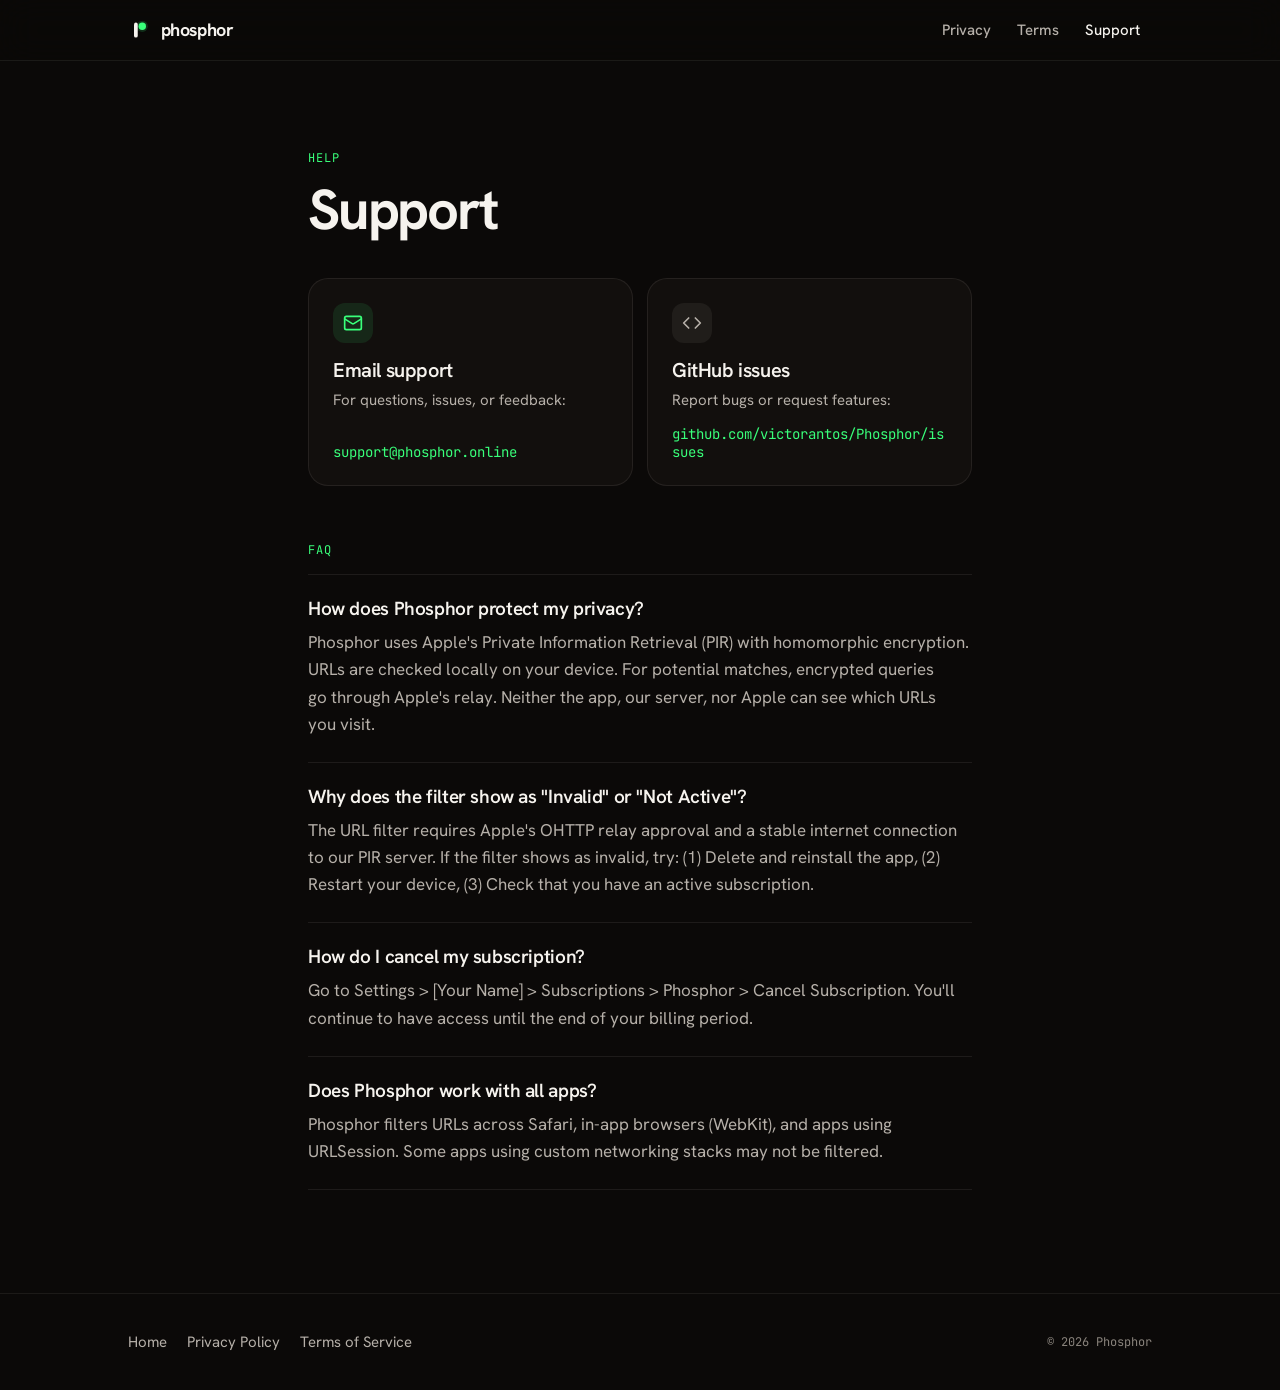
<file: website/support.html>
<!DOCTYPE html>
<html lang="en">
<head>
<meta charset="utf-8">
<meta name="viewport" content="width=device-width, initial-scale=1">
<title>Support — Phosphor</title>
<meta name="description" content="Help for Phosphor: email support, GitHub issues, and answers to the questions people ask most.">
<meta name="theme-color" content="#0b0908">
<link rel="canonical" href="https://phosphor.online/support.html">
<meta property="og:type" content="website">
<meta property="og:url" content="https://phosphor.online/support">
<meta property="og:title" content="Support — Phosphor">
<meta property="og:description" content="Email support, GitHub issues, and answers to the questions people ask most.">
<meta property="og:image" content="https://phosphor.online/og.png">
<meta property="og:image:width" content="1200">
<meta property="og:image:height" content="630">
<meta name="twitter:card" content="summary_large_image">
<link rel="icon" href="favicon.svg" type="image/svg+xml">
<link rel="apple-touch-icon" href="icon.svg">
<link rel="preconnect" href="https://fonts.googleapis.com">
<link rel="preconnect" href="https://fonts.gstatic.com" crossorigin>
<link href="https://fonts.googleapis.com/css2?family=Hanken+Grotesk:wght@400;500;600;700&family=JetBrains+Mono:wght@400;500&display=swap" rel="stylesheet">
<link rel="stylesheet" href="styles.css">
</head>
<body>

<header class="site-header">
  <div class="wrap">
    <a class="wordmark" href="index.html">
      <svg width="24" height="24" viewBox="0 0 64 64" aria-hidden="true"><circle cx="38" cy="22" r="15" fill="#39ff7a" opacity=".16"/><rect x="16" y="12" width="10" height="40" rx="5" fill="#f6f3ee"/><circle cx="38" cy="22" r="10" fill="#39ff7a"/></svg>
      <span>phosphor</span>
    </a>
    <nav class="nav" aria-label="Primary">
      <a href="privacy.html">Privacy</a>
      <a href="terms.html">Terms</a>
      <a href="support.html" aria-current="page">Support</a>
    </nav>
  </div>
</header>

<main class="page">
  <p class="eyebrow">Help</p>
  <h1 class="h-page" style="margin-bottom:40px">Support</h1>

  <div class="contact-cards">
    <a class="card card--lift" href="mailto:support@phosphor.online">
      <span class="icon-badge"><svg width="20" height="20" viewBox="0 0 24 24" fill="none" stroke="currentColor" stroke-width="2" stroke-linecap="round" stroke-linejoin="round" aria-hidden="true"><path d="m22 7-8.991 5.727a2 2 0 0 1-2.009 0L2 7"/><rect x="2" y="4" width="20" height="16" rx="2"/></svg></span>
      <span><span class="h-card" style="display:block">Email support</span><span style="display:block;font-size:15px;line-height:1.5;color:var(--ink-300);margin-top:6px">For questions, issues, or feedback:</span></span>
      <span class="addr">support@phosphor.online</span>
    </a>
    <a class="card card--lift" href="https://github.com/victorantos/Phosphor/issues">
      <span class="icon-badge icon-badge--neutral"><svg width="20" height="20" viewBox="0 0 24 24" fill="none" stroke="currentColor" stroke-width="2" stroke-linecap="round" stroke-linejoin="round" aria-hidden="true"><path d="m16 18 6-6-6-6"/><path d="m8 6-6 6 6 6"/></svg></span>
      <span><span class="h-card" style="display:block">GitHub issues</span><span style="display:block;font-size:15px;line-height:1.5;color:var(--ink-300);margin-top:6px">Report bugs or request features:</span></span>
      <span class="addr">github.com/victorantos/Phosphor/issues</span>
    </a>
  </div>

  <p class="eyebrow">FAQ</p>
  <div>
    <div class="qa">
      <h3>How does Phosphor protect my privacy?</h3>
      <p>Phosphor uses Apple's Private Information Retrieval (PIR) with homomorphic encryption. URLs are checked locally on your device. For potential matches, encrypted queries go through Apple's relay. Neither the app, our server, nor Apple can see which URLs you visit.</p>
    </div>
    <div class="qa">
      <h3>Why does the filter show as "Invalid" or "Not Active"?</h3>
      <p>The URL filter requires Apple's OHTTP relay approval and a stable internet connection to our PIR server. If the filter shows as invalid, try: (1) Delete and reinstall the app, (2) Restart your device, (3) Check that you have an active subscription.</p>
    </div>
    <div class="qa">
      <h3>How do I cancel my subscription?</h3>
      <p>Go to Settings &gt; [Your Name] &gt; Subscriptions &gt; Phosphor &gt; Cancel Subscription. You'll continue to have access until the end of your billing period.</p>
    </div>
    <div class="qa">
      <h3>Does Phosphor work with all apps?</h3>
      <p>Phosphor filters URLs across Safari, in-app browsers (WebKit), and apps using URLSession. Some apps using custom networking stacks may not be filtered.</p>
    </div>
  </div>
</main>

<footer class="site-footer site-footer--slim">
  <div class="wrap">
    <nav aria-label="Footer">
      <a href="index.html">Home</a>
      <a href="privacy.html">Privacy Policy</a>
      <a href="terms.html">Terms of Service</a>
    </nav>
    <span>© 2026 Phosphor</span>
  </div>
</footer>

<script data-goatcounter="https://phosphor.goatcounter.com/count"
        async src="//gc.zgo.at/count.js"></script>
</body>
</html>
</file>
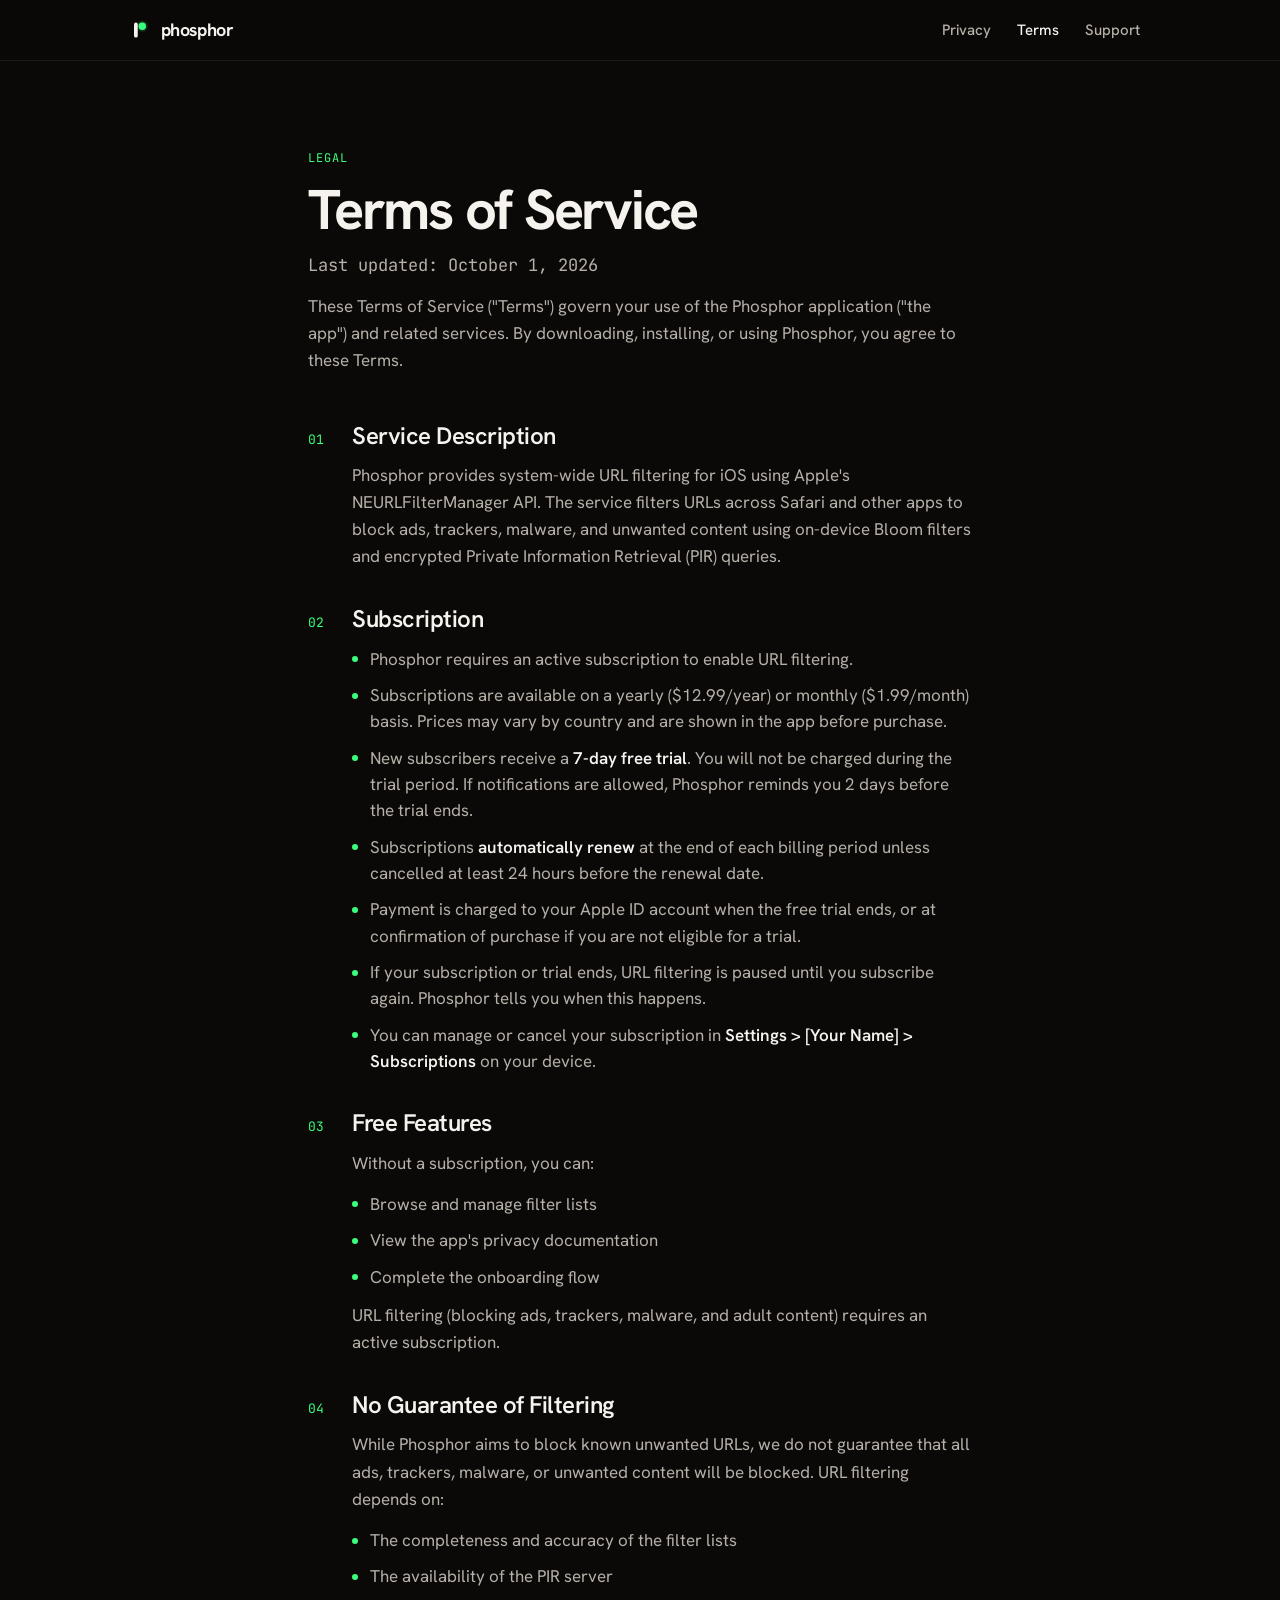
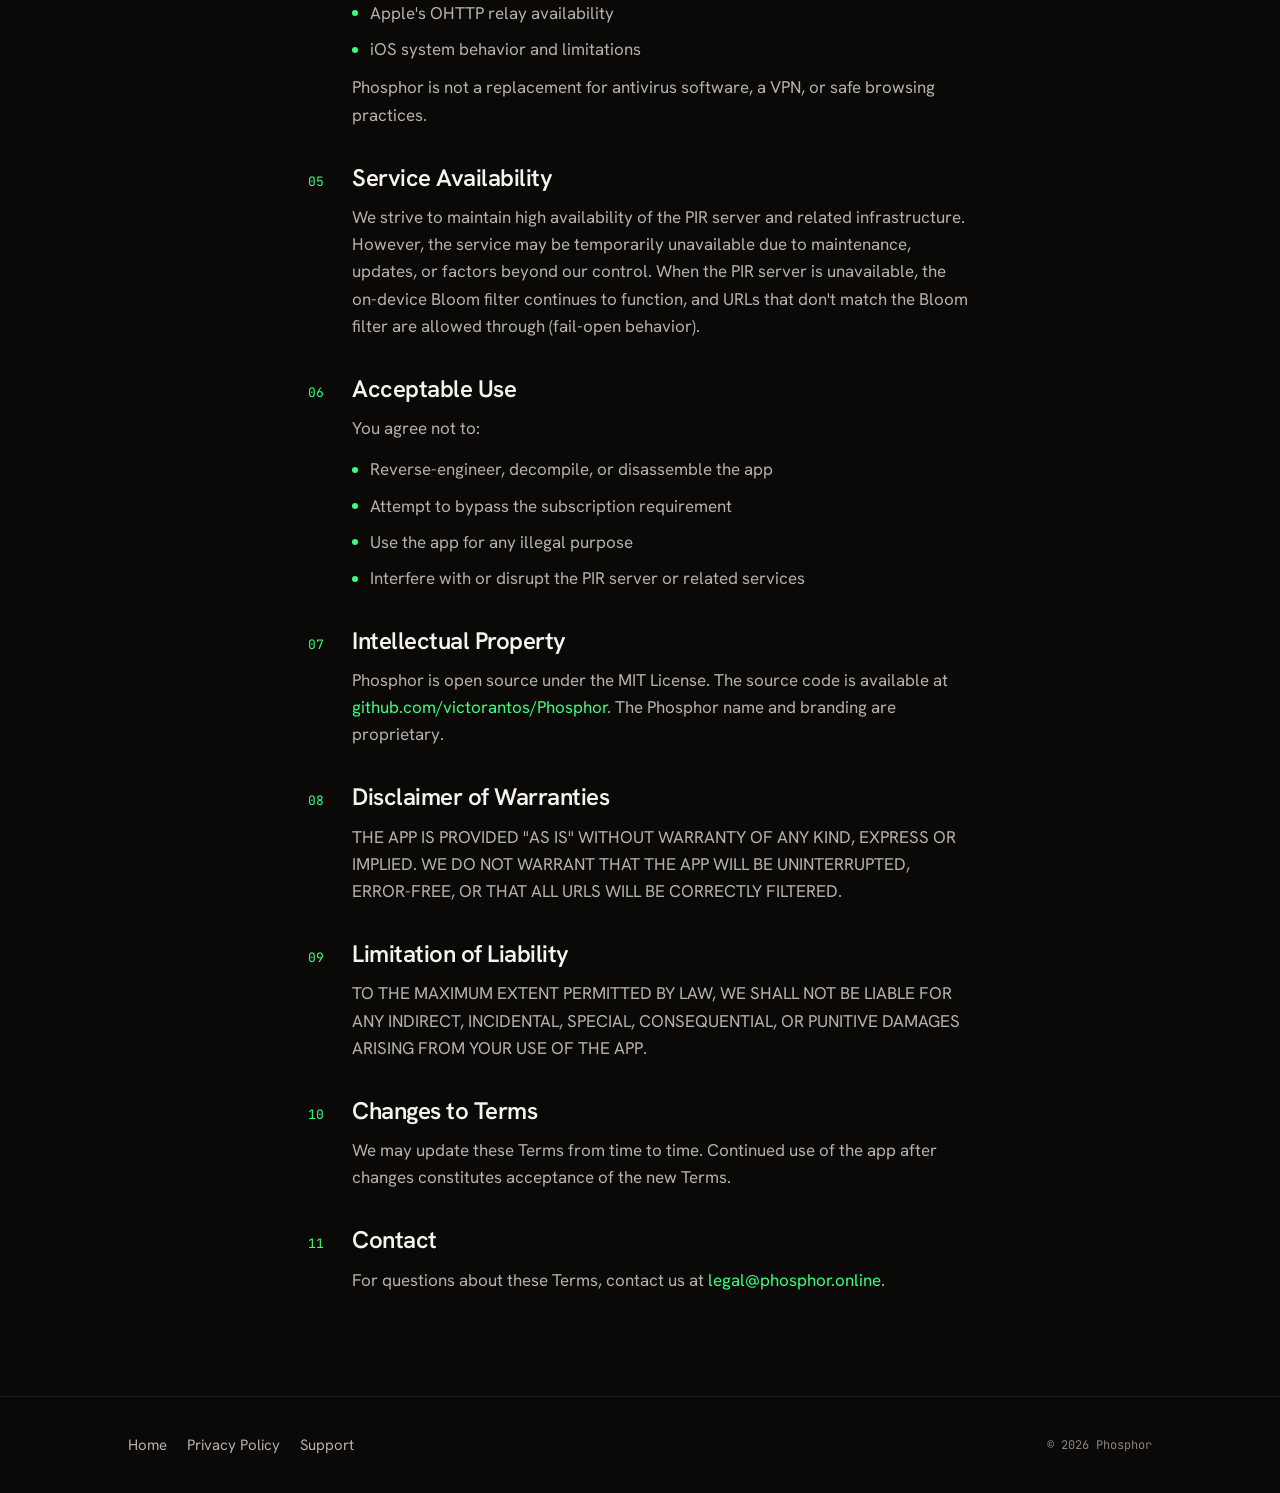
<file: website/terms.html>
<!DOCTYPE html>
<html lang="en">
<head>
<meta charset="utf-8">
<meta name="viewport" content="width=device-width, initial-scale=1">
<title>Terms of Service — Phosphor</title>
<meta name="description" content="The terms that govern your use of Phosphor, including subscription, free features, service availability and acceptable use.">
<meta name="theme-color" content="#0b0908">
<link rel="canonical" href="https://phosphor.online/terms.html">
<meta property="og:type" content="website">
<meta property="og:url" content="https://phosphor.online/terms">
<meta property="og:title" content="Terms of Service — Phosphor">
<meta property="og:description" content="The terms that govern your use of Phosphor, including subscription, free features and acceptable use.">
<meta property="og:image" content="https://phosphor.online/og.png">
<meta property="og:image:width" content="1200">
<meta property="og:image:height" content="630">
<meta name="twitter:card" content="summary_large_image">
<link rel="icon" href="favicon.svg" type="image/svg+xml">
<link rel="apple-touch-icon" href="icon.svg">
<link rel="preconnect" href="https://fonts.googleapis.com">
<link rel="preconnect" href="https://fonts.gstatic.com" crossorigin>
<link href="https://fonts.googleapis.com/css2?family=Hanken+Grotesk:wght@400;500;600;700&family=JetBrains+Mono:wght@400;500&display=swap" rel="stylesheet">
<link rel="stylesheet" href="styles.css">
</head>
<body>

<header class="site-header">
  <div class="wrap">
    <a class="wordmark" href="index.html">
      <svg width="24" height="24" viewBox="0 0 64 64" aria-hidden="true"><circle cx="38" cy="22" r="15" fill="#39ff7a" opacity=".16"/><rect x="16" y="12" width="10" height="40" rx="5" fill="#f6f3ee"/><circle cx="38" cy="22" r="10" fill="#39ff7a"/></svg>
      <span>phosphor</span>
    </a>
    <nav class="nav" aria-label="Primary">
      <a href="privacy.html">Privacy</a>
      <a href="terms.html" aria-current="page">Terms</a>
      <a href="support.html">Support</a>
    </nav>
  </div>
</header>

<main class="page">
  <p class="eyebrow">Legal</p>
  <h1 class="h-page" style="margin-bottom:14px">Terms of Service</h1>
  <p class="page-date">Last updated: October 1, 2026</p>
  <p class="page-lede" style="margin-bottom:48px">These Terms of Service ("Terms") govern your use of the Phosphor application ("the app") and related services. By downloading, installing, or using Phosphor, you agree to these Terms.</p>

  <div class="clause"><span class="n">01</span><div>
    <h2>Service Description</h2>
    <p>Phosphor provides system-wide URL filtering for iOS using Apple's NEURLFilterManager API. The service filters URLs across Safari and other apps to block ads, trackers, malware, and unwanted content using on-device Bloom filters and encrypted Private Information Retrieval (PIR) queries.</p>
  </div></div>

  <div class="clause"><span class="n">02</span><div>
    <h2>Subscription</h2>
    <ul class="dots">
      <li>Phosphor requires an active subscription to enable URL filtering.</li>
      <li>Subscriptions are available on a yearly ($12.99/year) or monthly ($1.99/month) basis. Prices may vary by country and are shown in the app before purchase.</li>
      <li>New subscribers receive a <strong>7-day free trial</strong>. You will not be charged during the trial period. If notifications are allowed, Phosphor reminds you 2 days before the trial ends.</li>
      <li>Subscriptions <strong>automatically renew</strong> at the end of each billing period unless cancelled at least 24 hours before the renewal date.</li>
      <li>Payment is charged to your Apple ID account when the free trial ends, or at confirmation of purchase if you are not eligible for a trial.</li>
      <li>If your subscription or trial ends, URL filtering is paused until you subscribe again. Phosphor tells you when this happens.</li>
      <li>You can manage or cancel your subscription in <strong>Settings &gt; [Your Name] &gt; Subscriptions</strong> on your device.</li>
    </ul>
  </div></div>

  <div class="clause"><span class="n">03</span><div>
    <h2>Free Features</h2>
    <p>Without a subscription, you can:</p>
    <ul class="dots" style="margin-bottom:12px">
      <li>Browse and manage filter lists</li>
      <li>View the app's privacy documentation</li>
      <li>Complete the onboarding flow</li>
    </ul>
    <p>URL filtering (blocking ads, trackers, malware, and adult content) requires an active subscription.</p>
  </div></div>

  <div class="clause"><span class="n">04</span><div>
    <h2>No Guarantee of Filtering</h2>
    <p>While Phosphor aims to block known unwanted URLs, we do not guarantee that all ads, trackers, malware, or unwanted content will be blocked. URL filtering depends on:</p>
    <ul class="dots" style="margin-bottom:12px">
      <li>The completeness and accuracy of the filter lists</li>
      <li>The availability of the PIR server</li>
      <li>Apple's OHTTP relay availability</li>
      <li>iOS system behavior and limitations</li>
    </ul>
    <p>Phosphor is not a replacement for antivirus software, a VPN, or safe browsing practices.</p>
  </div></div>

  <div class="clause"><span class="n">05</span><div>
    <h2>Service Availability</h2>
    <p>We strive to maintain high availability of the PIR server and related infrastructure. However, the service may be temporarily unavailable due to maintenance, updates, or factors beyond our control. When the PIR server is unavailable, the on-device Bloom filter continues to function, and URLs that don't match the Bloom filter are allowed through (fail-open behavior).</p>
  </div></div>

  <div class="clause"><span class="n">06</span><div>
    <h2>Acceptable Use</h2>
    <p>You agree not to:</p>
    <ul class="dots">
      <li>Reverse-engineer, decompile, or disassemble the app</li>
      <li>Attempt to bypass the subscription requirement</li>
      <li>Use the app for any illegal purpose</li>
      <li>Interfere with or disrupt the PIR server or related services</li>
    </ul>
  </div></div>

  <div class="clause"><span class="n">07</span><div>
    <h2>Intellectual Property</h2>
    <p>Phosphor is open source under the MIT License. The source code is available at <a href="https://github.com/victorantos/Phosphor">github.com/victorantos/Phosphor</a>. The Phosphor name and branding are proprietary.</p>
  </div></div>

  <div class="clause"><span class="n">08</span><div>
    <h2>Disclaimer of Warranties</h2>
    <p>THE APP IS PROVIDED "AS IS" WITHOUT WARRANTY OF ANY KIND, EXPRESS OR IMPLIED. WE DO NOT WARRANT THAT THE APP WILL BE UNINTERRUPTED, ERROR-FREE, OR THAT ALL URLS WILL BE CORRECTLY FILTERED.</p>
  </div></div>

  <div class="clause"><span class="n">09</span><div>
    <h2>Limitation of Liability</h2>
    <p>TO THE MAXIMUM EXTENT PERMITTED BY LAW, WE SHALL NOT BE LIABLE FOR ANY INDIRECT, INCIDENTAL, SPECIAL, CONSEQUENTIAL, OR PUNITIVE DAMAGES ARISING FROM YOUR USE OF THE APP.</p>
  </div></div>

  <div class="clause"><span class="n">10</span><div>
    <h2>Changes to Terms</h2>
    <p>We may update these Terms from time to time. Continued use of the app after changes constitutes acceptance of the new Terms.</p>
  </div></div>

  <div class="clause" style="margin-bottom:0"><span class="n">11</span><div>
    <h2>Contact</h2>
    <p>For questions about these Terms, contact us at <a href="mailto:legal@phosphor.online">legal@phosphor.online</a>.</p>
  </div></div>
</main>

<footer class="site-footer site-footer--slim">
  <div class="wrap">
    <nav aria-label="Footer">
      <a href="index.html">Home</a>
      <a href="privacy.html">Privacy Policy</a>
      <a href="support.html">Support</a>
    </nav>
    <span>© 2026 Phosphor</span>
  </div>
</footer>

<script data-goatcounter="https://phosphor.goatcounter.com/count"
        async src="//gc.zgo.at/count.js"></script>
</body>
</html>
</file>
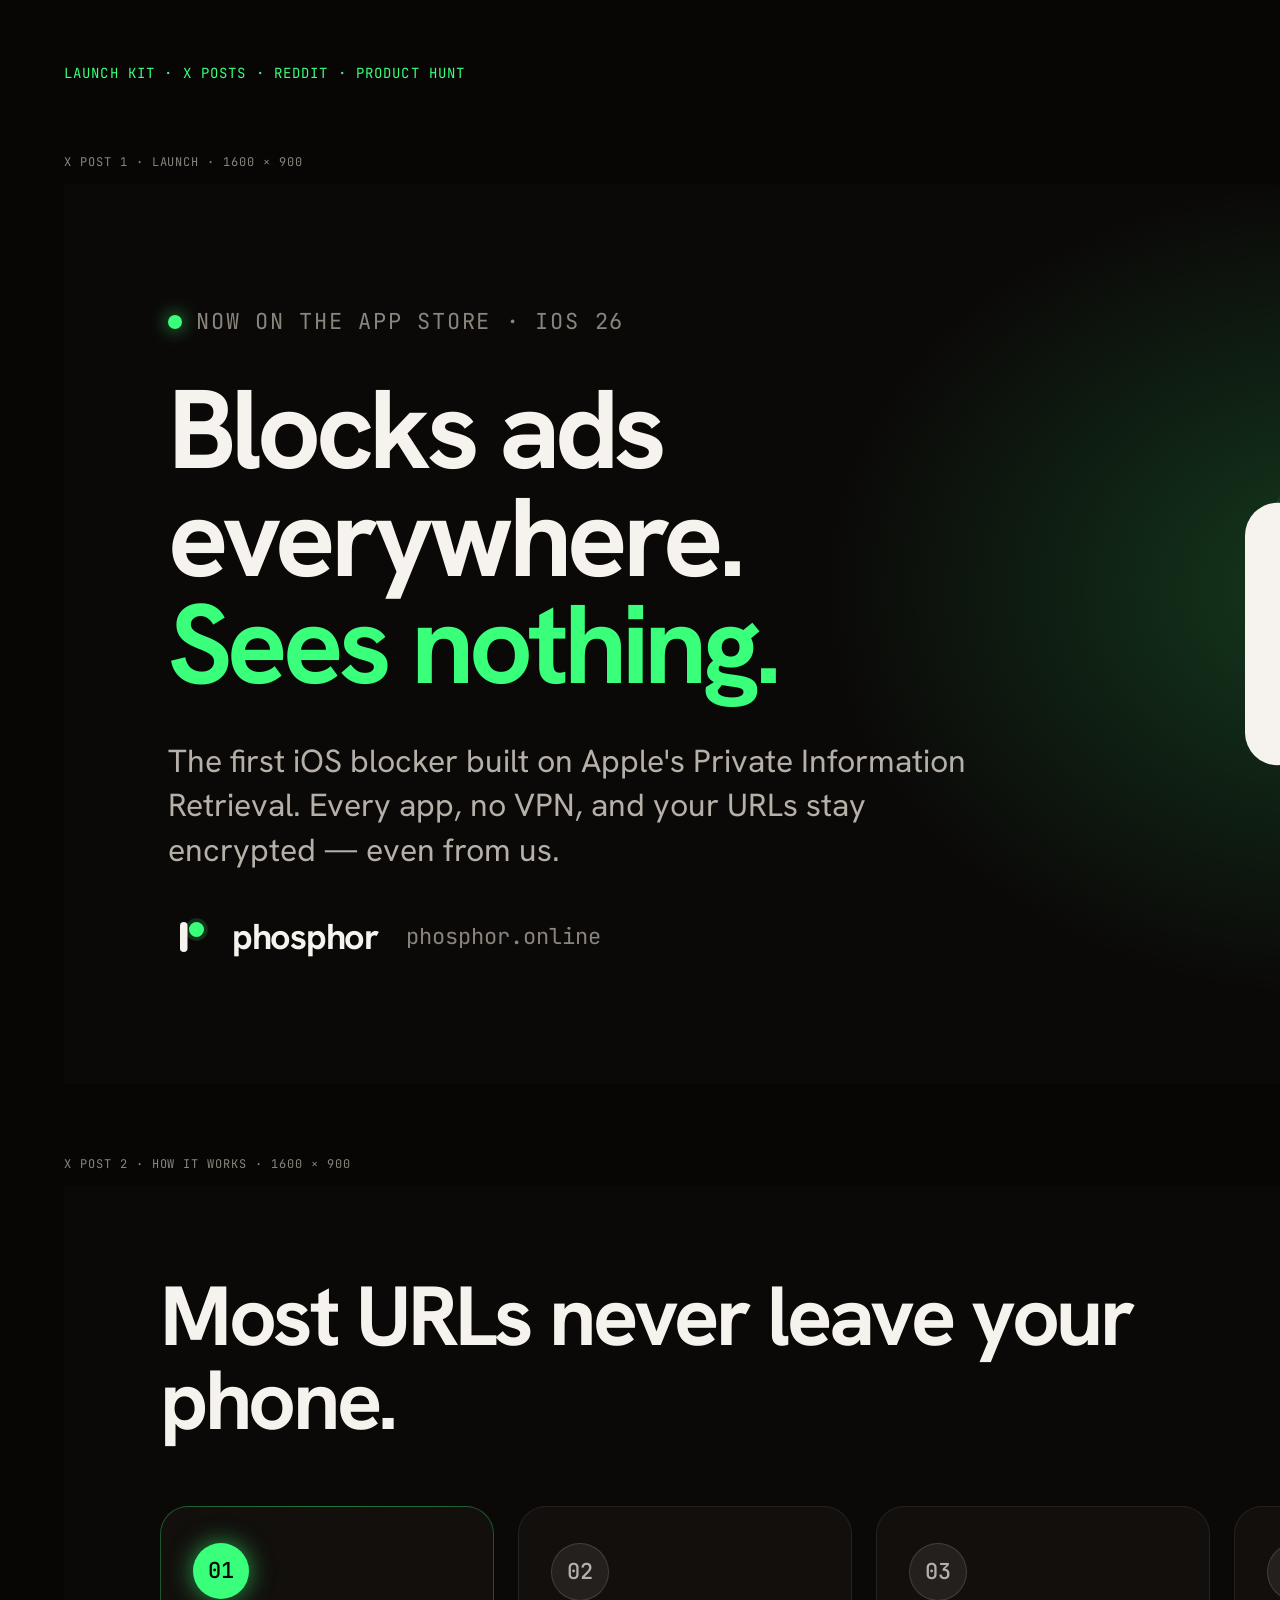
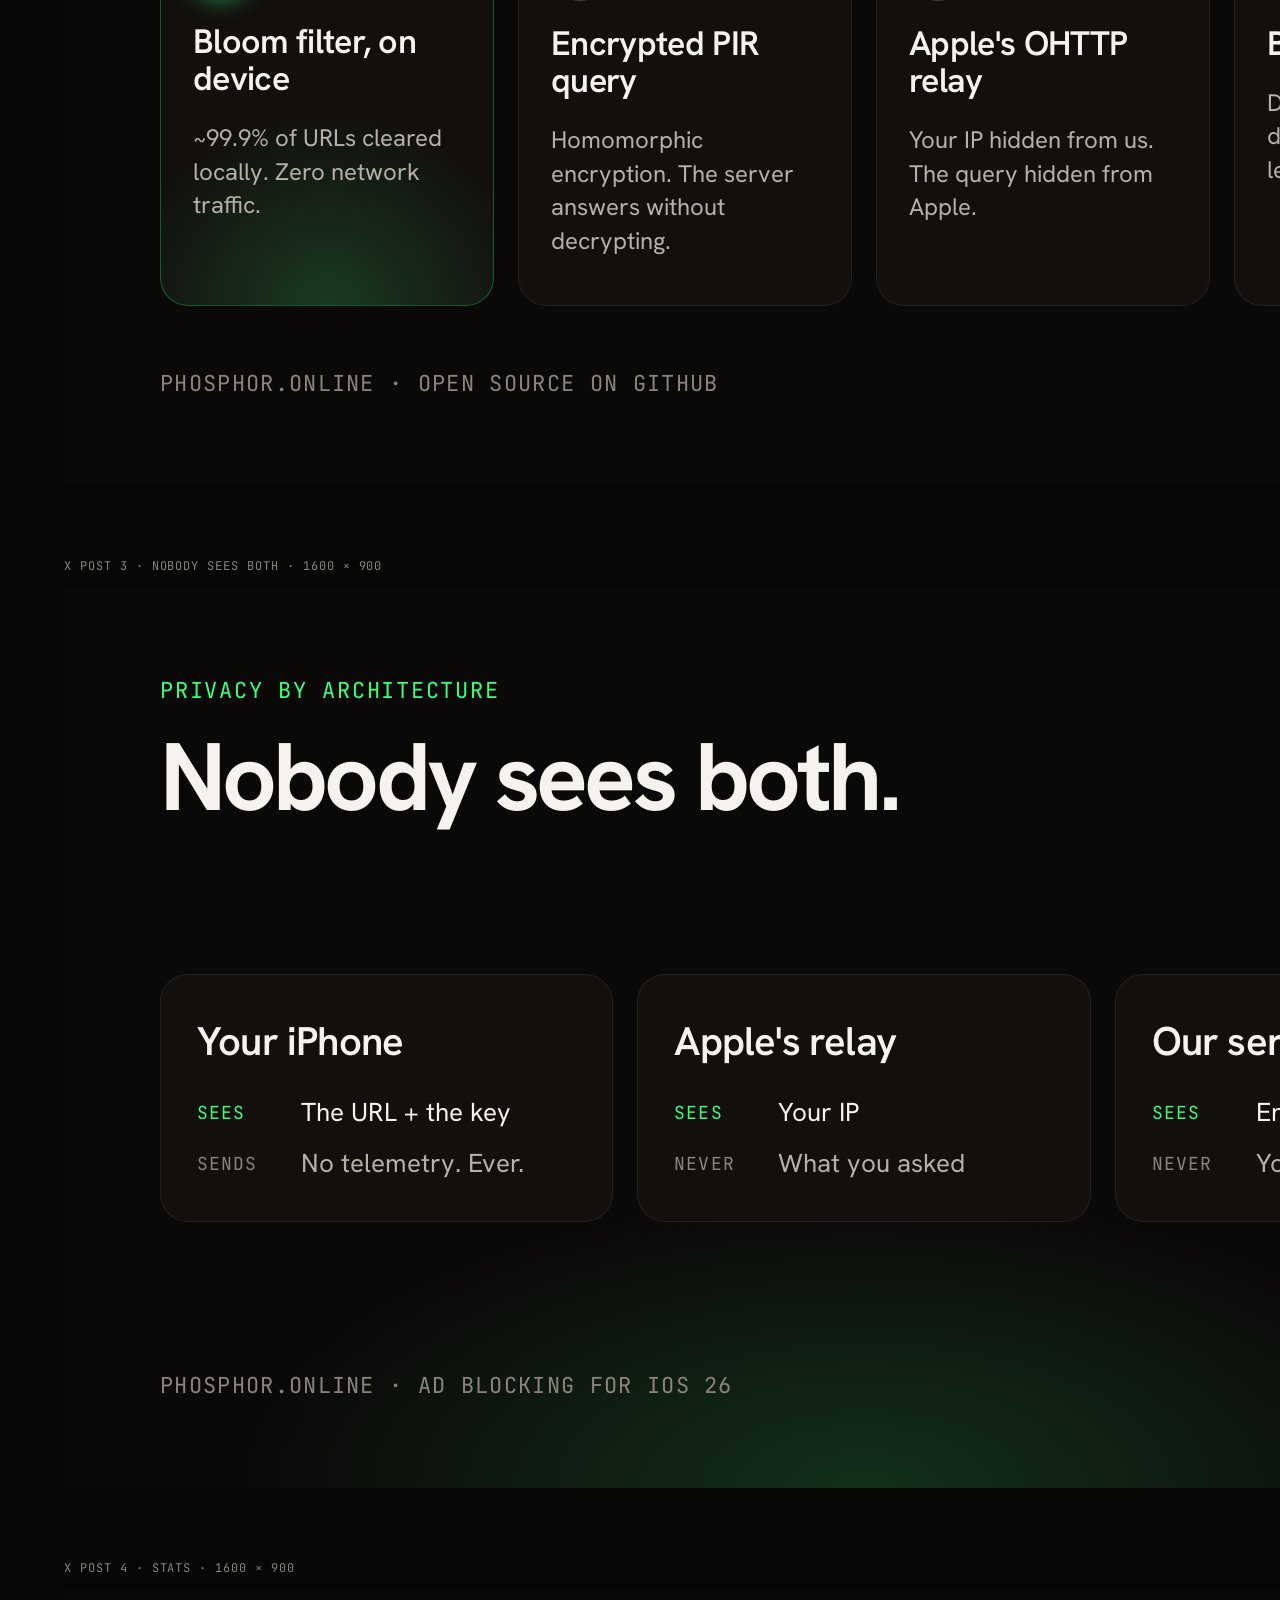
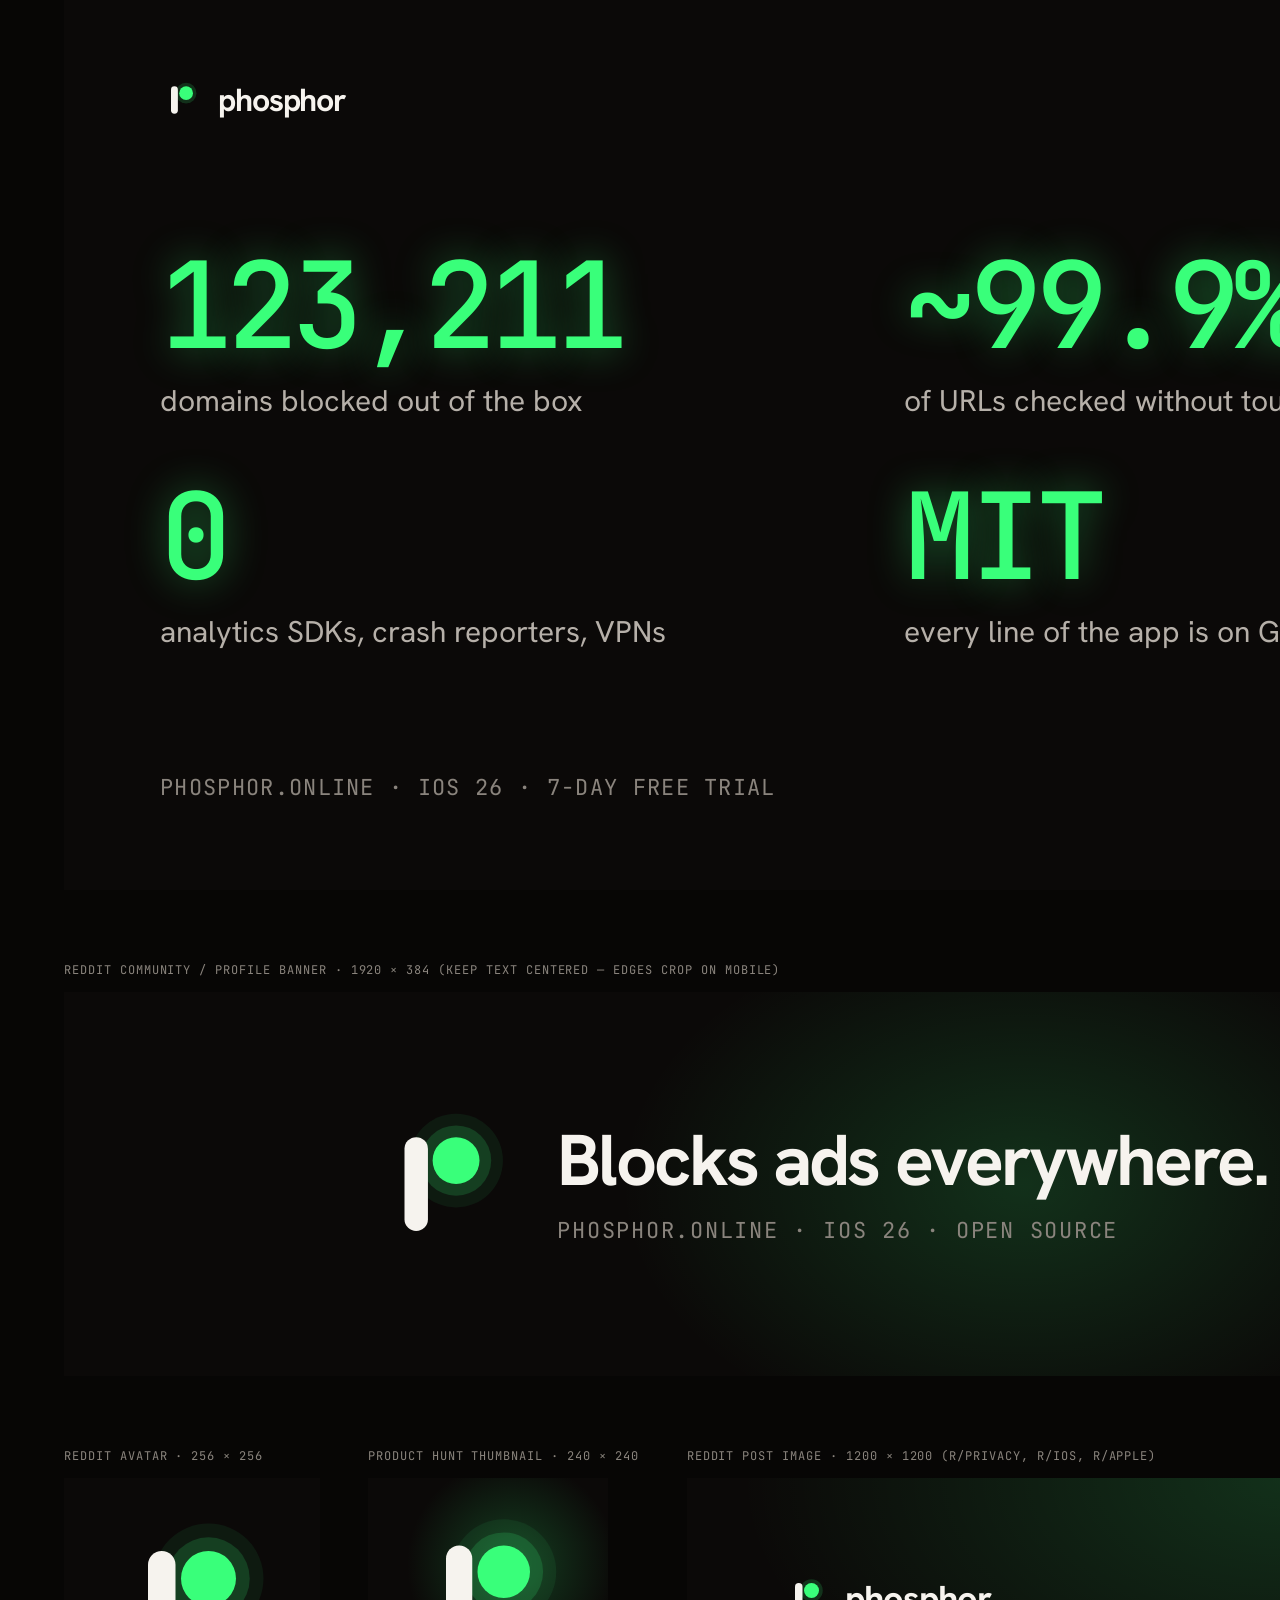
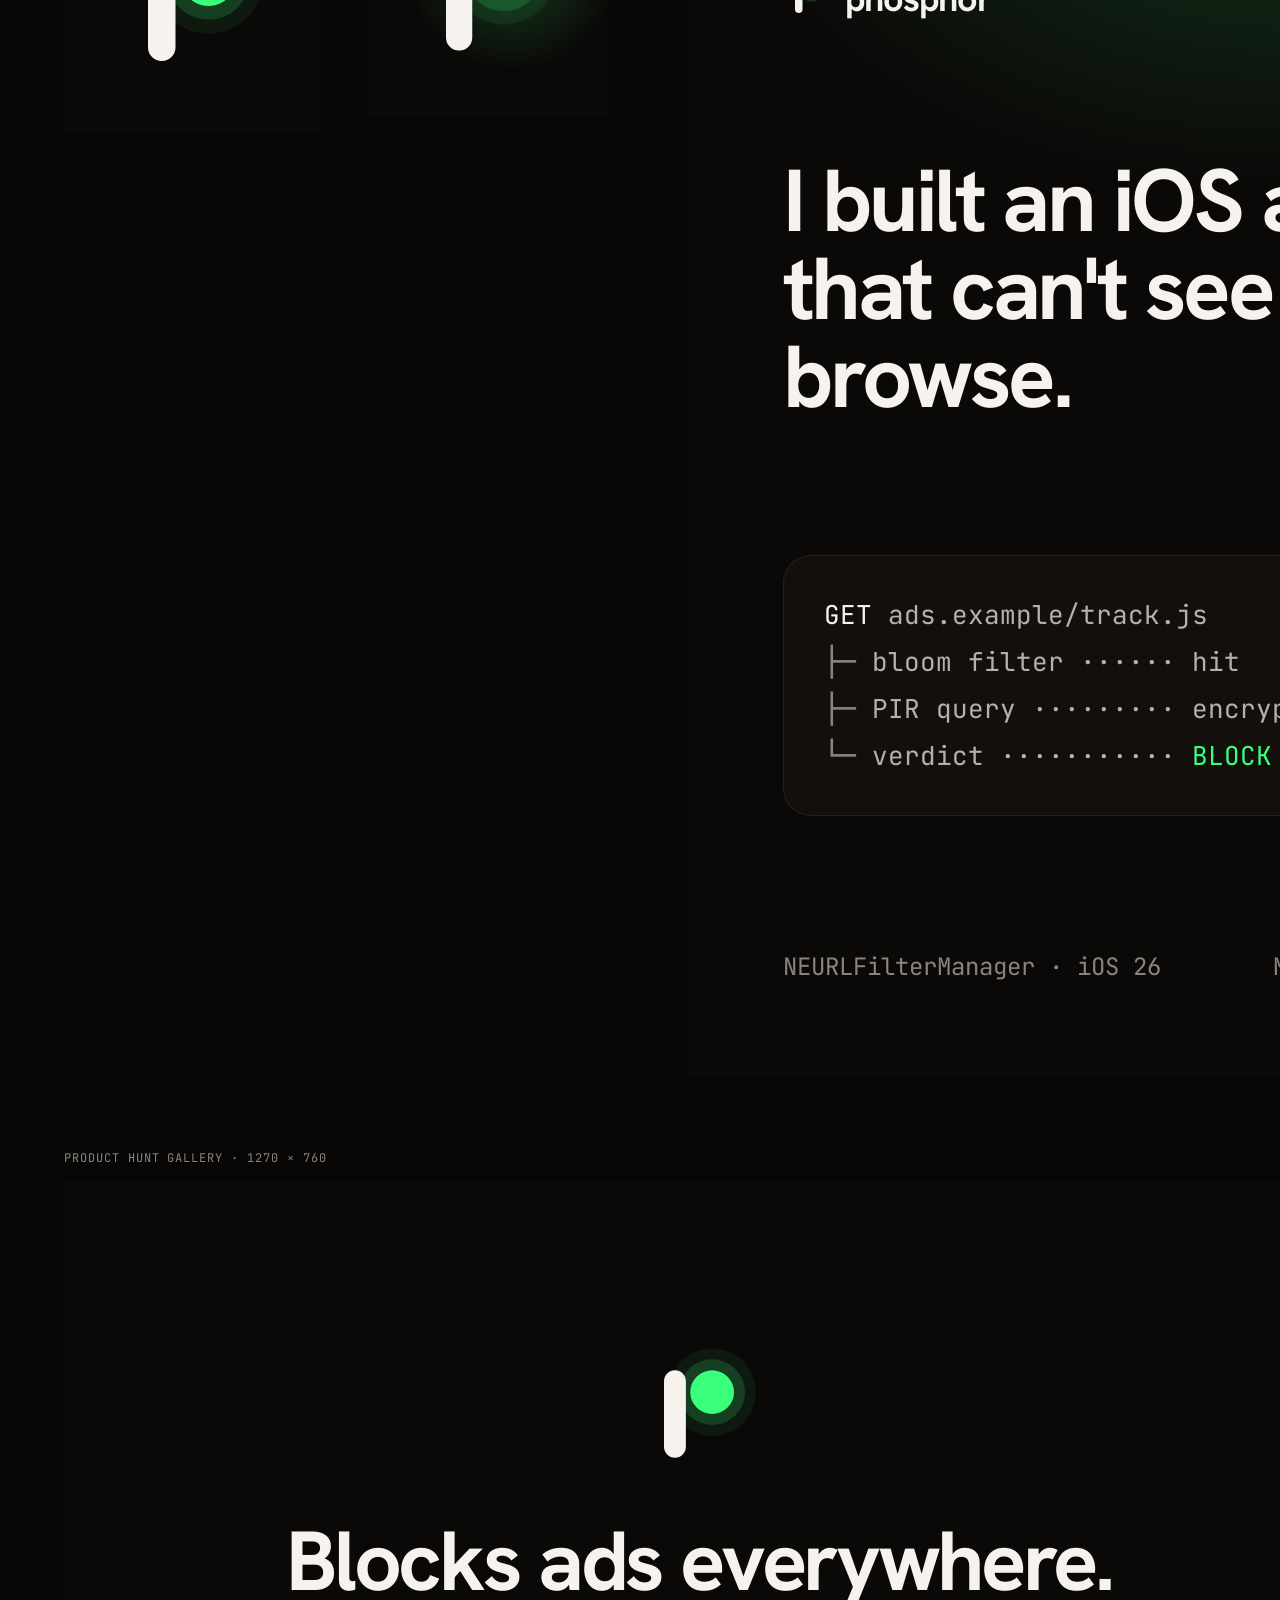
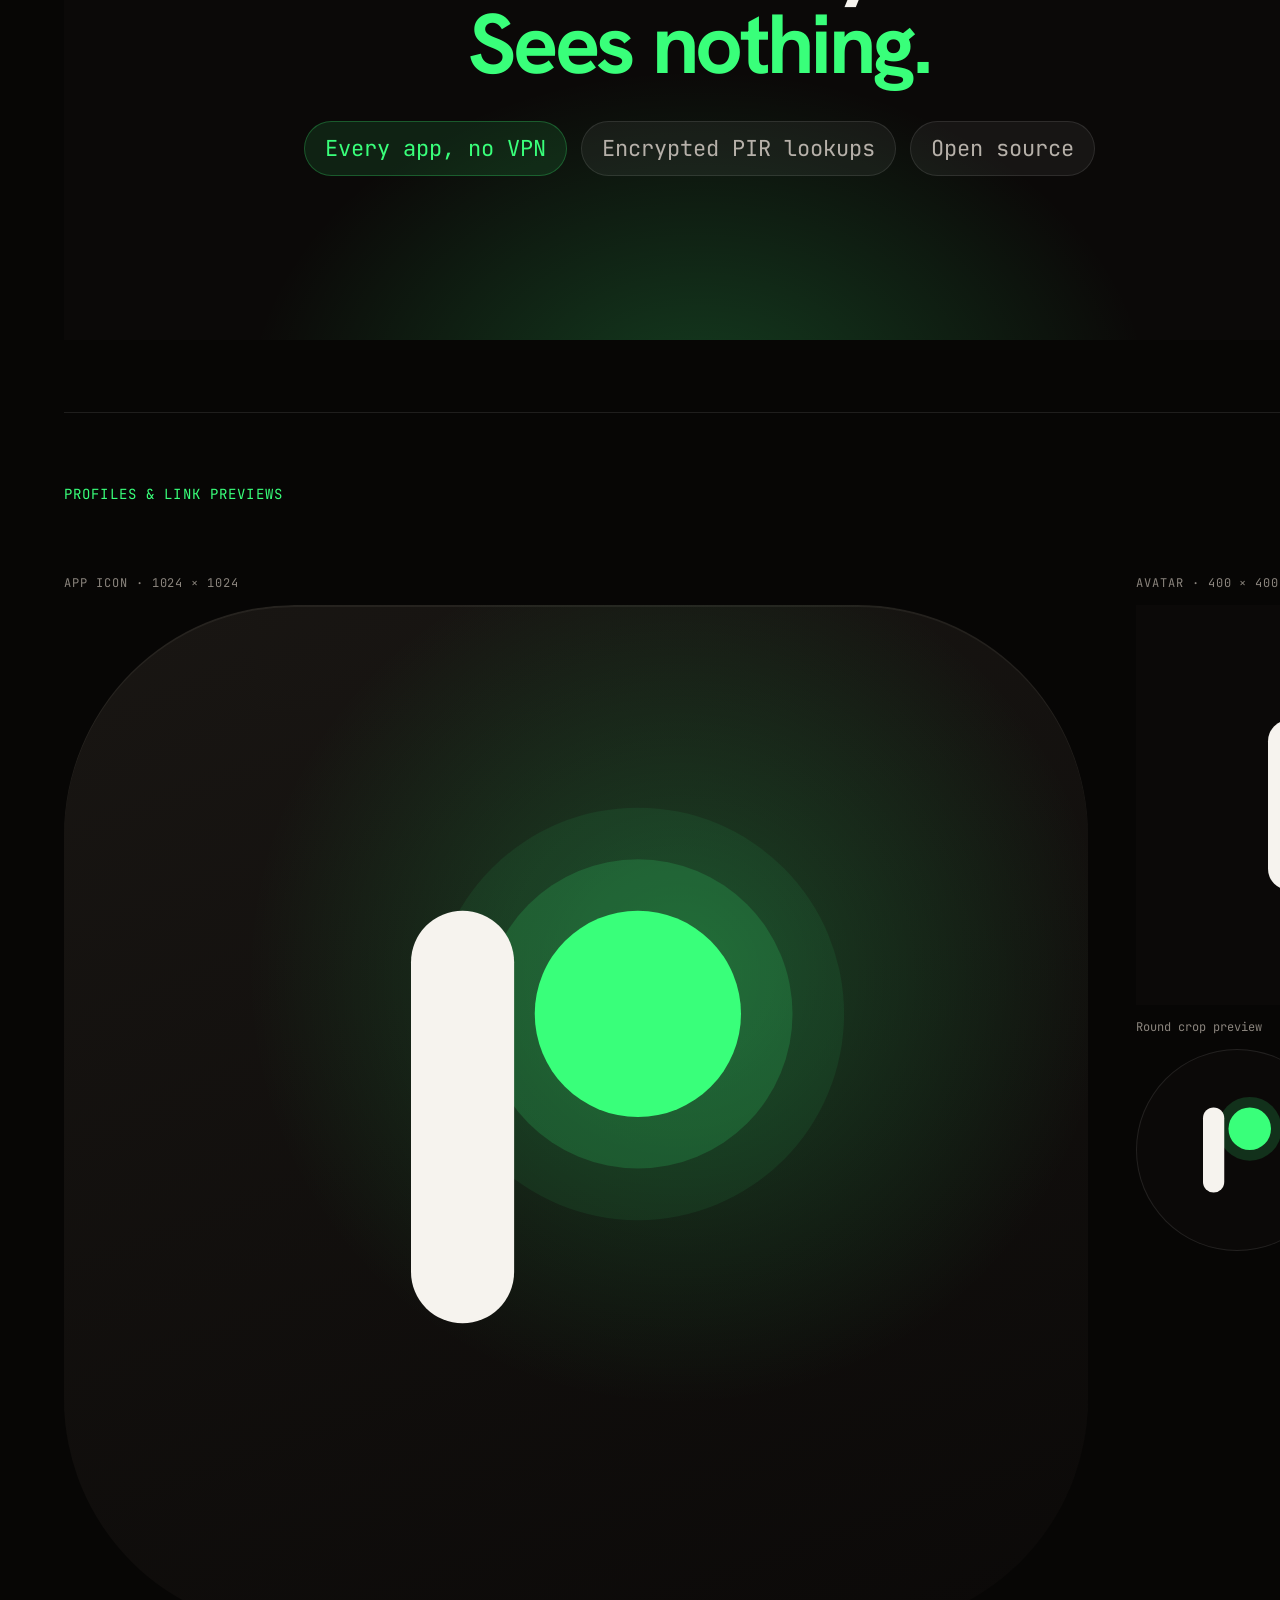
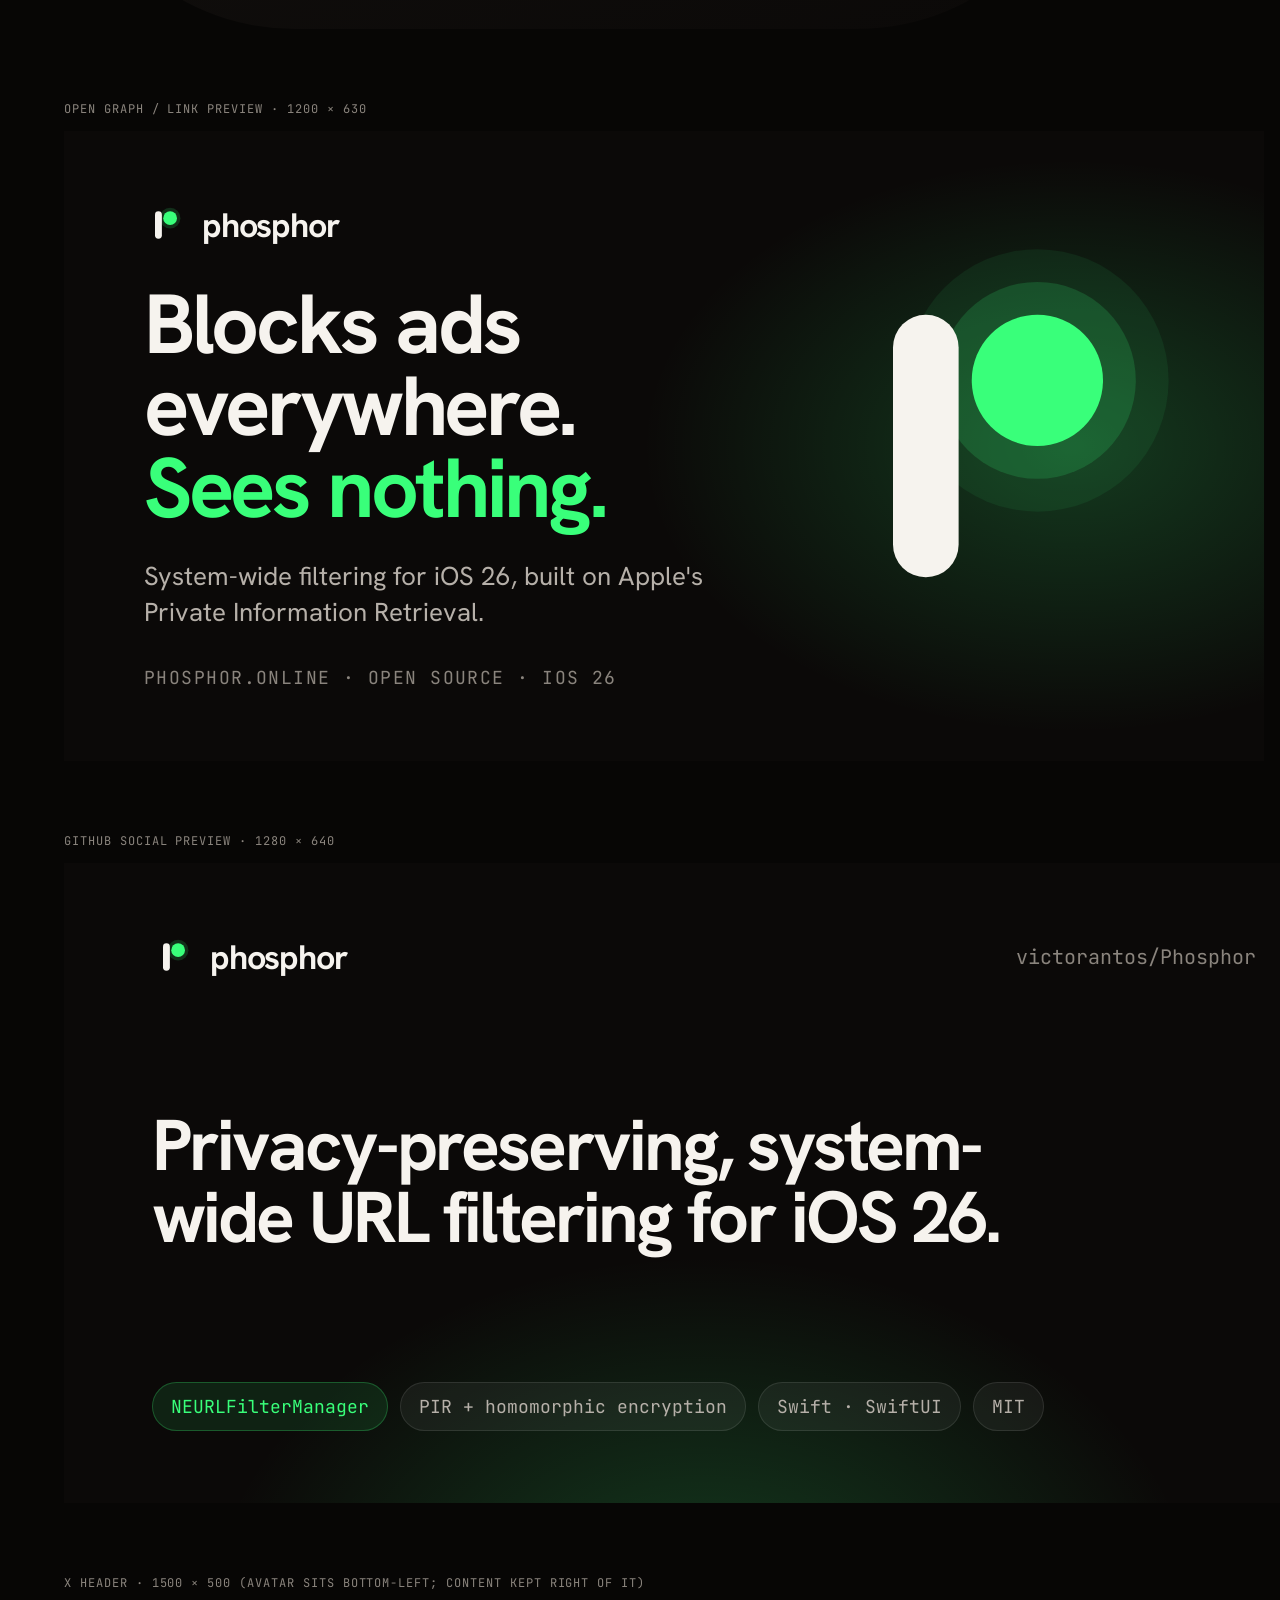
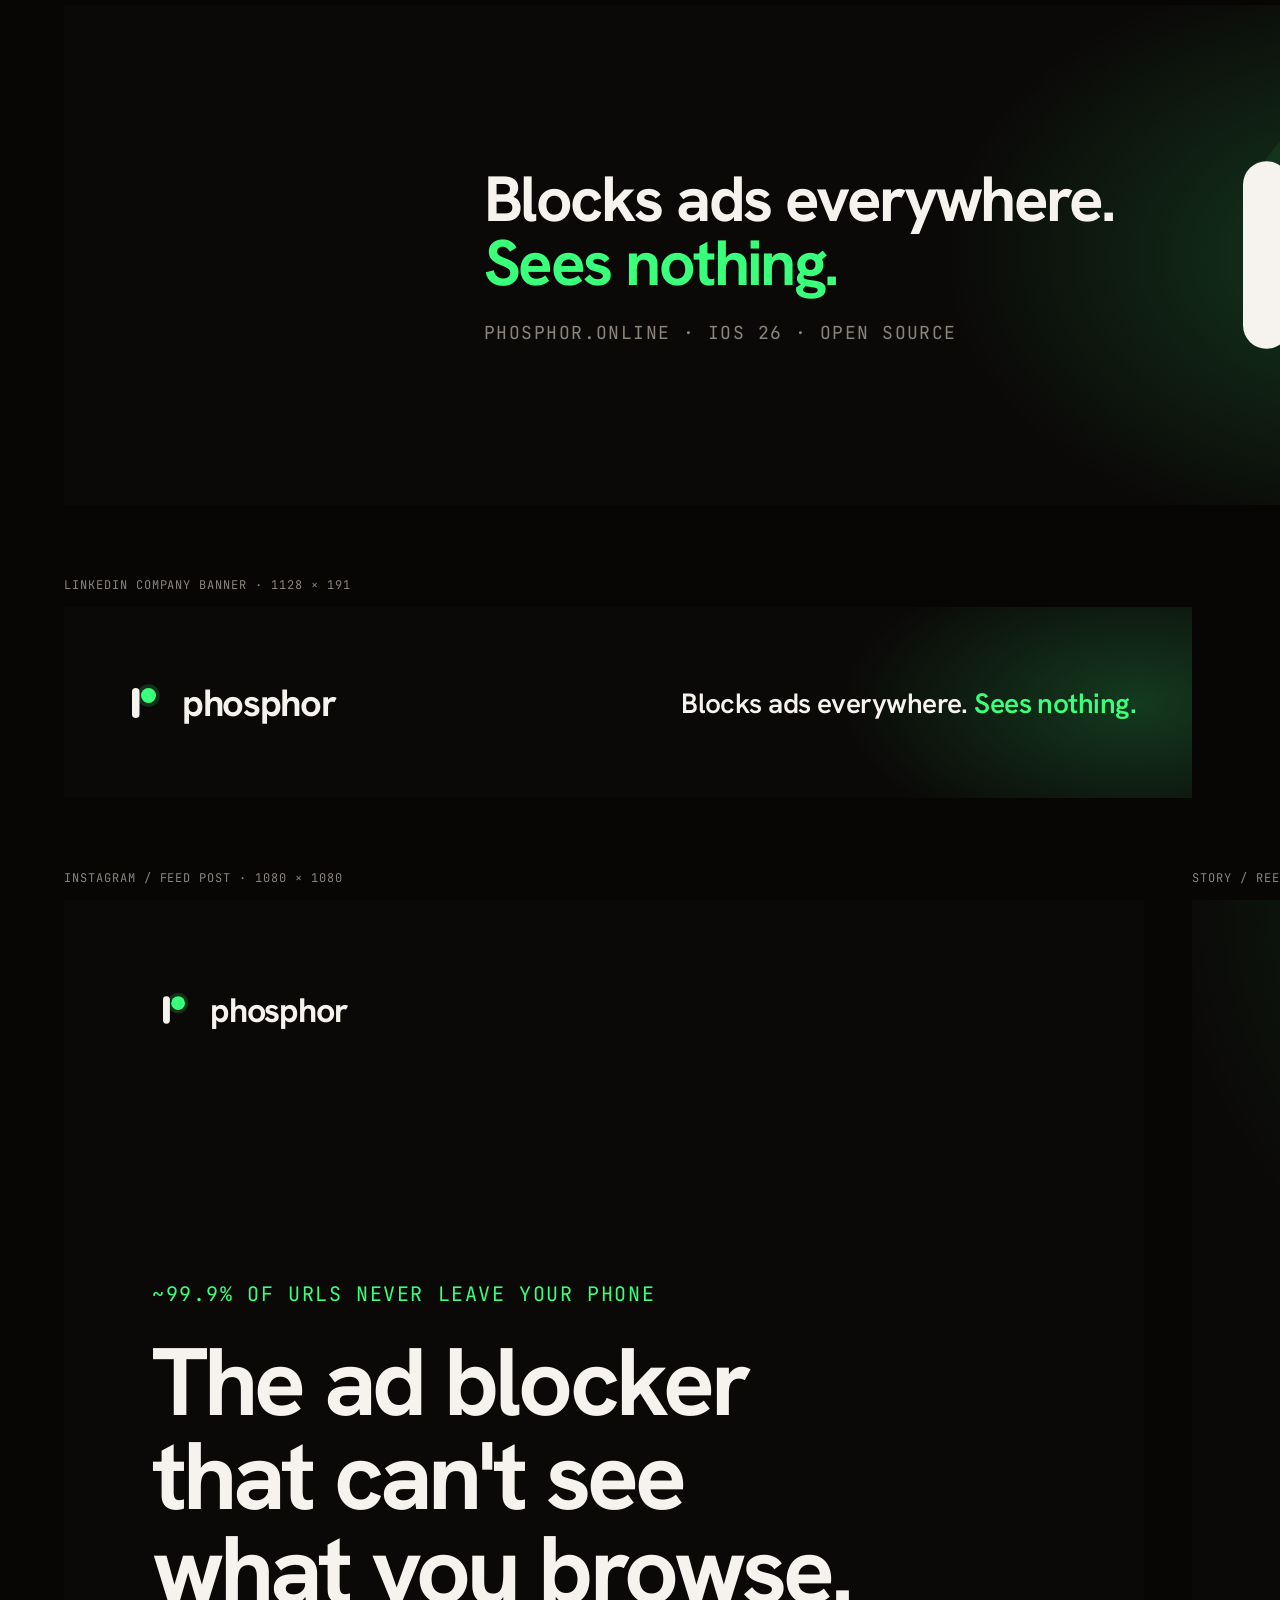
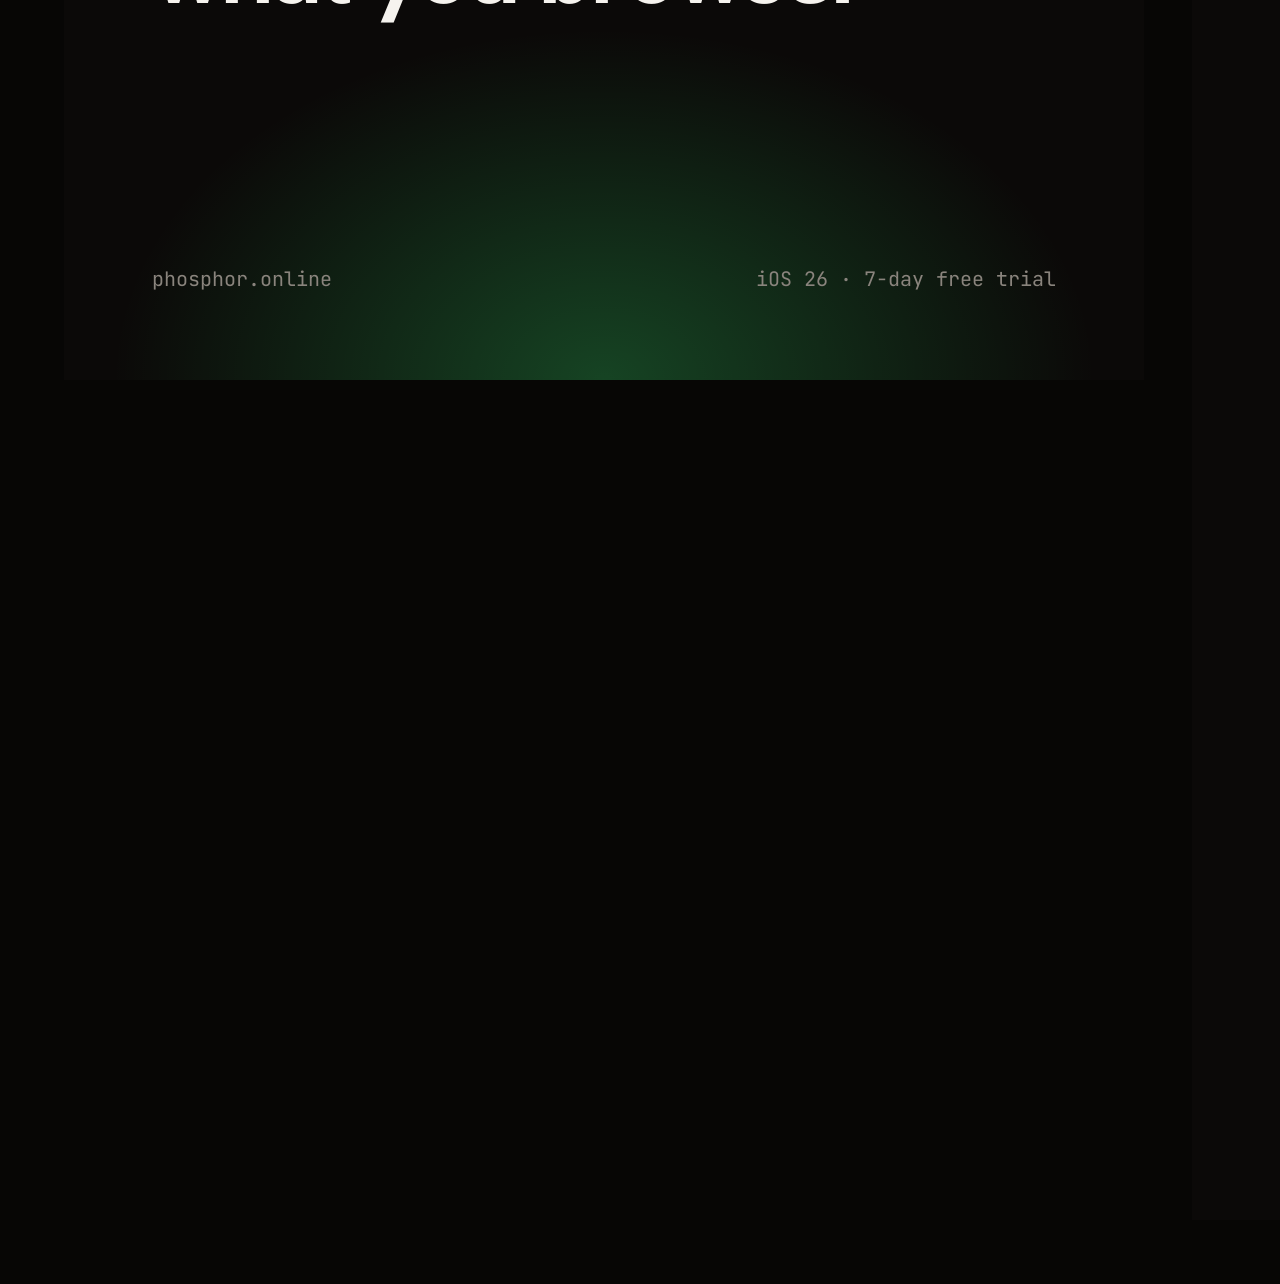
<file: website/assets/social.html>
<!DOCTYPE html>
<html>
<head>
<meta charset="utf-8">
<meta name="viewport" content="width=device-width, initial-scale=1">
<meta name="robots" content="noindex">
<title>Phosphor social assets</title>
<!--
  Source for the PNGs in ./generated. Each asset is an element with an id and
  a data-file name. Open this page to preview them all; render.sh exports each
  one by loading ?only=<id>, which isolates that element at its native size.
-->
<link href="https://fonts.googleapis.com/css2?family=Hanken+Grotesk:wght@400;500;600;700&family=JetBrains+Mono:wght@400;500&display=swap" rel="stylesheet">
<style>
html, body { margin:0; padding:0; background:#070605; }
body { font-family:'Hanken Grotesk',system-ui,sans-serif; color:#f6f3ee; -webkit-font-smoothing:antialiased; }
html.only, html.only body { background:transparent; overflow:hidden; }
</style>
<script>
  const only = new URLSearchParams(location.search).get('only');
  if (only) {
    document.documentElement.classList.add('only');
    document.addEventListener('DOMContentLoaded', () => {
      const el = document.getElementById(only);
      if (el) document.body.replaceChildren(el);
    });
  }
</script>
</head>
<body>
<div style="background:#070605;padding:64px;display:flex;flex-direction:column;gap:72px;width:max-content;">

  <div style="font-family:'JetBrains Mono',monospace;font-size:14px;letter-spacing:0.08em;text-transform:uppercase;color:#39ff7a;">Launch kit · X posts · Reddit · Product Hunt</div>

  <div style="display:flex;flex-direction:column;gap:14px;">
    <div style="font-family:'JetBrains Mono',monospace;font-size:12px;letter-spacing:0.08em;text-transform:uppercase;color:#8a847d;">X post 1 · Launch · 1600 × 900</div>
    <div id="x-post-launch" data-file="x-post-1-launch.png" style="width:1600px;height:900px;background:radial-gradient(ellipse 50% 70% at 80% 45%, rgba(57,255,122,0.2), rgba(57,255,122,0) 65%), #0b0908;padding:96px 104px;box-sizing:border-box;display:flex;align-items:center;justify-content:space-between;gap:64px;position:relative;">
      <div style="display:flex;flex-direction:column;gap:40px;max-width:900px;">
        <div style="display:inline-flex;align-items:center;gap:14px;font-family:'JetBrains Mono',monospace;font-size:22px;letter-spacing:0.08em;text-transform:uppercase;color:#8a847d;"><span style="width:14px;height:14px;border-radius:50%;background:#39ff7a;box-shadow:0 0 18px rgba(57,255,122,0.8);"></span>Now on the App Store · iOS 26</div>
        <div style="font-size:112px;font-weight:700;letter-spacing:-0.045em;line-height:0.96;">Blocks ads everywhere.<br><span style="color:#39ff7a;">Sees nothing.</span></div>
        <div style="font-size:32px;line-height:1.4;color:#b6b0a9;max-width:820px;">The first iOS blocker built on Apple's Private Information Retrieval. Every app, no VPN, and your URLs stay encrypted — even from us.</div>
        <div style="display:flex;align-items:center;gap:16px;"><svg width="48" height="48" viewBox="0 0 64 64"><circle cx="38" cy="22" r="15" fill="#39ff7a" opacity="0.16"></circle><rect x="16" y="12" width="10" height="40" rx="5" fill="#f6f3ee"></rect><circle cx="38" cy="22" r="10" fill="#39ff7a"></circle></svg><span style="font-size:36px;font-weight:700;letter-spacing:-0.035em;">phosphor</span><span style="font-family:'JetBrains Mono',monospace;font-size:22px;color:#8a847d;margin-left:12px;">phosphor.online</span></div>
      </div>
      <svg width="420" height="420" viewBox="0 0 64 64" style="flex-shrink:0;"><circle cx="38" cy="22" r="20" fill="#39ff7a" opacity="0.07"></circle><circle cx="38" cy="22" r="15" fill="#39ff7a" opacity="0.16"></circle><rect x="16" y="12" width="10" height="40" rx="5" fill="#f6f3ee"></rect><circle cx="38" cy="22" r="10" fill="#39ff7a"></circle></svg>
    </div>
  </div>

  <div style="display:flex;flex-direction:column;gap:14px;">
    <div style="font-family:'JetBrains Mono',monospace;font-size:12px;letter-spacing:0.08em;text-transform:uppercase;color:#8a847d;">X post 2 · How it works · 1600 × 900</div>
    <div id="x-post-how" data-file="x-post-2-how-it-works.png" style="width:1600px;height:900px;background:#0b0908;padding:88px 96px;box-sizing:border-box;display:flex;flex-direction:column;justify-content:space-between;">
      <div style="display:flex;justify-content:space-between;align-items:flex-start;gap:48px;">
        <div style="font-size:84px;font-weight:700;letter-spacing:-0.04em;line-height:1;max-width:1000px;">Most URLs never leave your phone.</div>
        <div style="display:flex;align-items:center;gap:14px;flex-shrink:0;"><svg width="44" height="44" viewBox="0 0 64 64"><circle cx="38" cy="22" r="15" fill="#39ff7a" opacity="0.16"></circle><rect x="16" y="12" width="10" height="40" rx="5" fill="#f6f3ee"></rect><circle cx="38" cy="22" r="10" fill="#39ff7a"></circle></svg><span style="font-size:32px;font-weight:700;letter-spacing:-0.035em;">phosphor</span></div>
      </div>
      <div style="display:grid;grid-template-columns:repeat(4,1fr);gap:24px;">
        <div style="background:radial-gradient(ellipse 90% 70% at 50% 100%, rgba(57,255,122,0.18), rgba(57,255,122,0) 70%), #120f0d;border:1px solid rgba(57,255,122,0.3);border-radius:28px;padding:36px 32px;display:flex;flex-direction:column;gap:24px;min-height:400px;box-sizing:border-box;">
          <span style="width:56px;height:56px;border-radius:50%;background:#39ff7a;color:#0b0908;display:inline-flex;align-items:center;justify-content:center;font-family:'JetBrains Mono',monospace;font-size:22px;font-weight:500;box-shadow:0 0 24px rgba(57,255,122,0.6);">01</span>
          <div style="font-size:34px;font-weight:600;letter-spacing:-0.02em;line-height:1.1;">Bloom filter, on device</div>
          <div style="font-size:24px;line-height:1.4;color:#b6b0a9;">~99.9% of URLs cleared locally. Zero network traffic.</div>
        </div>
        <div style="background:#120f0d;border:1px solid rgba(246,243,238,0.08);border-radius:28px;padding:36px 32px;display:flex;flex-direction:column;gap:24px;min-height:400px;box-sizing:border-box;">
          <span style="width:56px;height:56px;border-radius:50%;background:rgba(246,243,238,0.08);border:1px solid rgba(246,243,238,0.14);color:#b6b0a9;display:inline-flex;align-items:center;justify-content:center;font-family:'JetBrains Mono',monospace;font-size:22px;font-weight:500;">02</span>
          <div style="font-size:34px;font-weight:600;letter-spacing:-0.02em;line-height:1.1;">Encrypted PIR query</div>
          <div style="font-size:24px;line-height:1.4;color:#b6b0a9;">Homomorphic encryption. The server answers without decrypting.</div>
        </div>
        <div style="background:#120f0d;border:1px solid rgba(246,243,238,0.08);border-radius:28px;padding:36px 32px;display:flex;flex-direction:column;gap:24px;min-height:400px;box-sizing:border-box;">
          <span style="width:56px;height:56px;border-radius:50%;background:rgba(246,243,238,0.08);border:1px solid rgba(246,243,238,0.14);color:#b6b0a9;display:inline-flex;align-items:center;justify-content:center;font-family:'JetBrains Mono',monospace;font-size:22px;font-weight:500;">03</span>
          <div style="font-size:34px;font-weight:600;letter-spacing:-0.02em;line-height:1.1;">Apple's OHTTP relay</div>
          <div style="font-size:24px;line-height:1.4;color:#b6b0a9;">Your IP hidden from us. The query hidden from Apple.</div>
        </div>
        <div style="background:#120f0d;border:1px solid rgba(246,243,238,0.08);border-radius:28px;padding:36px 32px;display:flex;flex-direction:column;gap:24px;min-height:400px;box-sizing:border-box;">
          <span style="width:56px;height:56px;border-radius:50%;background:rgba(246,243,238,0.08);border:1px solid rgba(246,243,238,0.14);color:#b6b0a9;display:inline-flex;align-items:center;justify-content:center;font-family:'JetBrains Mono',monospace;font-size:22px;font-weight:500;">04</span>
          <div style="font-size:34px;font-weight:600;letter-spacing:-0.02em;line-height:1.1;">Block or allow</div>
          <div style="font-size:24px;line-height:1.4;color:#b6b0a9;">Decrypted on your device. The app never learns the URL.</div>
        </div>
      </div>
      <div style="font-family:'JetBrains Mono',monospace;font-size:22px;letter-spacing:0.06em;text-transform:uppercase;color:#8a847d;">phosphor.online · open source on GitHub</div>
    </div>
  </div>

  <div style="display:flex;flex-direction:column;gap:14px;">
    <div style="font-family:'JetBrains Mono',monospace;font-size:12px;letter-spacing:0.08em;text-transform:uppercase;color:#8a847d;">X post 3 · Nobody sees both · 1600 × 900</div>
    <div id="x-post-privacy" data-file="x-post-3-nobody-sees-both.png" style="width:1600px;height:900px;background:radial-gradient(ellipse 60% 50% at 50% 100%, rgba(57,255,122,0.16), rgba(57,255,122,0) 65%), #0b0908;padding:88px 96px;box-sizing:border-box;display:flex;flex-direction:column;justify-content:space-between;">
      <div style="display:flex;justify-content:space-between;align-items:flex-start;gap:48px;">
        <div><div style="font-family:'JetBrains Mono',monospace;font-size:22px;letter-spacing:0.08em;text-transform:uppercase;color:#39ff7a;margin-bottom:24px;">Privacy by architecture</div><div style="font-size:96px;font-weight:700;letter-spacing:-0.04em;line-height:1;">Nobody sees both.</div></div>
        <svg width="72" height="72" viewBox="0 0 64 64" style="flex-shrink:0;"><circle cx="38" cy="22" r="15" fill="#39ff7a" opacity="0.16"></circle><rect x="16" y="12" width="10" height="40" rx="5" fill="#f6f3ee"></rect><circle cx="38" cy="22" r="10" fill="#39ff7a"></circle></svg>
      </div>
      <div style="display:grid;grid-template-columns:repeat(3,1fr);gap:24px;">
        <div style="background:#120f0d;border:1px solid rgba(246,243,238,0.08);border-radius:28px;padding:40px 36px;display:flex;flex-direction:column;gap:28px;">
          <div style="font-size:40px;font-weight:600;letter-spacing:-0.02em;">Your iPhone</div>
          <div style="display:flex;flex-direction:column;gap:16px;font-size:26px;line-height:1.35;"><div style="display:flex;gap:16px;"><span style="font-family:'JetBrains Mono',monospace;font-size:18px;letter-spacing:0.06em;color:#39ff7a;width:88px;flex-shrink:0;padding-top:6px;">SEES</span><span>The URL + the key</span></div><div style="display:flex;gap:16px;"><span style="font-family:'JetBrains Mono',monospace;font-size:18px;letter-spacing:0.06em;color:#8a847d;width:88px;flex-shrink:0;padding-top:6px;">SENDS</span><span style="color:#b6b0a9;">No telemetry. Ever.</span></div></div>
        </div>
        <div style="background:#120f0d;border:1px solid rgba(246,243,238,0.08);border-radius:28px;padding:40px 36px;display:flex;flex-direction:column;gap:28px;">
          <div style="font-size:40px;font-weight:600;letter-spacing:-0.02em;">Apple's relay</div>
          <div style="display:flex;flex-direction:column;gap:16px;font-size:26px;line-height:1.35;"><div style="display:flex;gap:16px;"><span style="font-family:'JetBrains Mono',monospace;font-size:18px;letter-spacing:0.06em;color:#39ff7a;width:88px;flex-shrink:0;padding-top:6px;">SEES</span><span>Your IP</span></div><div style="display:flex;gap:16px;"><span style="font-family:'JetBrains Mono',monospace;font-size:18px;letter-spacing:0.06em;color:#8a847d;width:88px;flex-shrink:0;padding-top:6px;">NEVER</span><span style="color:#b6b0a9;">What you asked</span></div></div>
        </div>
        <div style="background:#120f0d;border:1px solid rgba(246,243,238,0.08);border-radius:28px;padding:40px 36px;display:flex;flex-direction:column;gap:28px;">
          <div style="font-size:40px;font-weight:600;letter-spacing:-0.02em;">Our server</div>
          <div style="display:flex;flex-direction:column;gap:16px;font-size:26px;line-height:1.35;"><div style="display:flex;gap:16px;"><span style="font-family:'JetBrains Mono',monospace;font-size:18px;letter-spacing:0.06em;color:#39ff7a;width:88px;flex-shrink:0;padding-top:6px;">SEES</span><span>Encrypted noise</span></div><div style="display:flex;gap:16px;"><span style="font-family:'JetBrains Mono',monospace;font-size:18px;letter-spacing:0.06em;color:#8a847d;width:88px;flex-shrink:0;padding-top:6px;">NEVER</span><span style="color:#b6b0a9;">Your IP or the URL</span></div></div>
        </div>
      </div>
      <div style="font-family:'JetBrains Mono',monospace;font-size:22px;letter-spacing:0.06em;text-transform:uppercase;color:#8a847d;">phosphor.online · ad blocking for iOS 26</div>
    </div>
  </div>

  <div style="display:flex;flex-direction:column;gap:14px;">
    <div style="font-family:'JetBrains Mono',monospace;font-size:12px;letter-spacing:0.08em;text-transform:uppercase;color:#8a847d;">X post 4 · Stats · 1600 × 900</div>
    <div id="x-post-stats" data-file="x-post-4-stats.png" style="width:1600px;height:900px;background:#0b0908;padding:88px 96px;box-sizing:border-box;display:flex;flex-direction:column;justify-content:space-between;">
      <div style="display:flex;align-items:center;gap:14px;"><svg width="44" height="44" viewBox="0 0 64 64"><circle cx="38" cy="22" r="15" fill="#39ff7a" opacity="0.16"></circle><rect x="16" y="12" width="10" height="40" rx="5" fill="#f6f3ee"></rect><circle cx="38" cy="22" r="10" fill="#39ff7a"></circle></svg><span style="font-size:32px;font-weight:700;letter-spacing:-0.035em;">phosphor</span></div>
      <div style="display:grid;grid-template-columns:repeat(2,1fr);gap:56px 80px;">
        <div><div style="font-family:'JetBrains Mono',monospace;font-size:120px;font-weight:500;letter-spacing:-0.05em;line-height:1;color:#39ff7a;text-shadow:0 0 40px rgba(57,255,122,0.4);">123,211</div><div style="font-size:30px;color:#b6b0a9;margin-top:16px;">domains blocked out of the box</div></div>
        <div><div style="font-family:'JetBrains Mono',monospace;font-size:120px;font-weight:500;letter-spacing:-0.05em;line-height:1;color:#39ff7a;text-shadow:0 0 40px rgba(57,255,122,0.4);">~99.9%</div><div style="font-size:30px;color:#b6b0a9;margin-top:16px;">of URLs checked without touching the network</div></div>
        <div><div style="font-family:'JetBrains Mono',monospace;font-size:120px;font-weight:500;letter-spacing:-0.05em;line-height:1;color:#39ff7a;text-shadow:0 0 40px rgba(57,255,122,0.4);">0</div><div style="font-size:30px;color:#b6b0a9;margin-top:16px;">analytics SDKs, crash reporters, VPNs</div></div>
        <div><div style="font-family:'JetBrains Mono',monospace;font-size:120px;font-weight:500;letter-spacing:-0.05em;line-height:1;color:#39ff7a;text-shadow:0 0 40px rgba(57,255,122,0.4);">MIT</div><div style="font-size:30px;color:#b6b0a9;margin-top:16px;">every line of the app is on GitHub</div></div>
      </div>
      <div style="font-family:'JetBrains Mono',monospace;font-size:22px;letter-spacing:0.06em;text-transform:uppercase;color:#8a847d;">phosphor.online · iOS 26 · 7-day free trial</div>
    </div>
  </div>

  <div style="display:flex;flex-direction:column;gap:14px;">
    <div style="font-family:'JetBrains Mono',monospace;font-size:12px;letter-spacing:0.08em;text-transform:uppercase;color:#8a847d;">Reddit community / profile banner · 1920 × 384 (keep text centered — edges crop on mobile)</div>
    <div id="reddit-banner" data-file="reddit-banner-1920x384.png" style="width:1920px;height:384px;background:radial-gradient(ellipse 30% 100% at 50% 50%, rgba(57,255,122,0.16), rgba(57,255,122,0) 70%), #0b0908;display:flex;align-items:center;justify-content:center;gap:40px;">
      <svg width="150" height="150" viewBox="0 0 64 64"><circle cx="38" cy="22" r="20" fill="#39ff7a" opacity="0.07"></circle><circle cx="38" cy="22" r="15" fill="#39ff7a" opacity="0.16"></circle><rect x="16" y="12" width="10" height="40" rx="5" fill="#f6f3ee"></rect><circle cx="38" cy="22" r="10" fill="#39ff7a"></circle></svg>
      <div><div style="font-size:72px;font-weight:700;letter-spacing:-0.04em;line-height:1;">Blocks ads everywhere. <span style="color:#39ff7a;">Sees nothing.</span></div><div style="font-family:'JetBrains Mono',monospace;font-size:22px;letter-spacing:0.08em;text-transform:uppercase;color:#8a847d;margin-top:20px;">phosphor.online · iOS 26 · open source</div></div>
    </div>
  </div>

  <div style="display:flex;gap:48px;align-items:flex-start;">
    <div style="display:flex;flex-direction:column;gap:14px;">
      <div style="font-family:'JetBrains Mono',monospace;font-size:12px;letter-spacing:0.08em;text-transform:uppercase;color:#8a847d;">Reddit avatar · 256 × 256</div>
      <div id="reddit-avatar" data-file="reddit-avatar-256.png" style="width:256px;height:256px;background:#0b0908;display:flex;align-items:center;justify-content:center;"><svg width="176" height="176" viewBox="0 0 64 64"><circle cx="38" cy="22" r="20" fill="#39ff7a" opacity="0.07"></circle><circle cx="38" cy="22" r="15" fill="#39ff7a" opacity="0.16"></circle><rect x="16" y="12" width="10" height="40" rx="5" fill="#f6f3ee"></rect><circle cx="38" cy="22" r="10" fill="#39ff7a"></circle></svg></div>
    </div>
    <div style="display:flex;flex-direction:column;gap:14px;">
      <div style="font-family:'JetBrains Mono',monospace;font-size:12px;letter-spacing:0.08em;text-transform:uppercase;color:#8a847d;">Product Hunt thumbnail · 240 × 240</div>
      <div id="ph-thumb" data-file="producthunt-thumb-240.png" style="width:240px;height:240px;border-radius:0;background:radial-gradient(circle at 60% 36%, rgba(57,255,122,0.22), rgba(57,255,122,0) 50%), #0b0908;display:flex;align-items:center;justify-content:center;"><svg width="168" height="168" viewBox="0 0 64 64"><circle cx="38" cy="22" r="20" fill="#39ff7a" opacity="0.07"></circle><circle cx="38" cy="22" r="15" fill="#39ff7a" opacity="0.16"></circle><rect x="16" y="12" width="10" height="40" rx="5" fill="#f6f3ee"></rect><circle cx="38" cy="22" r="10" fill="#39ff7a"></circle></svg></div>
    </div>
    <div style="display:flex;flex-direction:column;gap:14px;">
      <div style="font-family:'JetBrains Mono',monospace;font-size:12px;letter-spacing:0.08em;text-transform:uppercase;color:#8a847d;">Reddit post image · 1200 × 1200 (r/privacy, r/iOS, r/apple)</div>
      <div id="reddit-post" data-file="reddit-post-1200.png" style="width:1200px;height:1200px;background:radial-gradient(ellipse 70% 40% at 50% 0%, rgba(57,255,122,0.16), rgba(57,255,122,0) 65%), #0b0908;padding:96px;box-sizing:border-box;display:flex;flex-direction:column;justify-content:space-between;">
        <div style="display:flex;align-items:center;gap:14px;"><svg width="48" height="48" viewBox="0 0 64 64"><circle cx="38" cy="22" r="15" fill="#39ff7a" opacity="0.16"></circle><rect x="16" y="12" width="10" height="40" rx="5" fill="#f6f3ee"></rect><circle cx="38" cy="22" r="10" fill="#39ff7a"></circle></svg><span style="font-size:36px;font-weight:700;letter-spacing:-0.035em;">phosphor</span></div>
        <div style="font-size:88px;font-weight:700;letter-spacing:-0.04em;line-height:1;">I built an iOS ad blocker that can't see what you browse.</div>
        <div style="background:#120f0d;border:1px solid rgba(246,243,238,0.08);border-radius:28px;padding:36px 40px;font-family:'JetBrains Mono',monospace;font-size:26px;line-height:1.8;color:#b6b0a9;">
          <div><span style="color:#f6f3ee;">GET</span> ads.example/track.js</div>
          <div><span style="color:#8a847d;">├─</span> bloom filter ······ hit</div>
          <div><span style="color:#8a847d;">├─</span> PIR query ········· encrypted · OHTTP</div>
          <div><span style="color:#8a847d;">└─</span> verdict ··········· <span style="color:#39ff7a;">BLOCK</span> · on device</div>
        </div>
        <div style="display:flex;justify-content:space-between;font-family:'JetBrains Mono',monospace;font-size:24px;color:#8a847d;"><span>NEURLFilterManager · iOS 26</span><span>MIT · github.com/victorantos/Phosphor</span></div>
      </div>
    </div>
  </div>

  <div style="display:flex;flex-direction:column;gap:14px;">
    <div style="font-family:'JetBrains Mono',monospace;font-size:12px;letter-spacing:0.08em;text-transform:uppercase;color:#8a847d;">Product Hunt gallery · 1270 × 760</div>
    <div id="ph-gallery" data-file="producthunt-gallery-1270x760.png" style="width:1270px;height:760px;background:radial-gradient(ellipse 55% 70% at 50% 110%, rgba(57,255,122,0.22), rgba(57,255,122,0) 65%), #0b0908;padding:80px;box-sizing:border-box;display:flex;flex-direction:column;align-items:center;justify-content:center;text-align:center;gap:36px;">
      <svg width="140" height="140" viewBox="0 0 64 64"><circle cx="38" cy="22" r="20" fill="#39ff7a" opacity="0.07"></circle><circle cx="38" cy="22" r="15" fill="#39ff7a" opacity="0.16"></circle><rect x="16" y="12" width="10" height="40" rx="5" fill="#f6f3ee"></rect><circle cx="38" cy="22" r="10" fill="#39ff7a"></circle></svg>
      <div style="font-size:84px;font-weight:700;letter-spacing:-0.04em;line-height:0.98;">Blocks ads everywhere.<br><span style="color:#39ff7a;">Sees nothing.</span></div>
      <div style="display:flex;gap:14px;">
        <span style="font-family:'JetBrains Mono',monospace;font-size:22px;padding:12px 20px;border-radius:999px;background:rgba(57,255,122,0.1);color:#39ff7a;border:1px solid rgba(57,255,122,0.25);">Every app, no VPN</span>
        <span style="font-family:'JetBrains Mono',monospace;font-size:22px;padding:12px 20px;border-radius:999px;background:rgba(246,243,238,0.05);color:#b6b0a9;border:1px solid rgba(246,243,238,0.1);">Encrypted PIR lookups</span>
        <span style="font-family:'JetBrains Mono',monospace;font-size:22px;padding:12px 20px;border-radius:999px;background:rgba(246,243,238,0.05);color:#b6b0a9;border:1px solid rgba(246,243,238,0.1);">Open source</span>
      </div>
    </div>
  </div>

  <div style="height:1px;background:rgba(246,243,238,0.1);"></div>
  <div style="font-family:'JetBrains Mono',monospace;font-size:14px;letter-spacing:0.08em;text-transform:uppercase;color:#39ff7a;">Profiles &amp; link previews</div>

  <div style="display:flex;gap:48px;align-items:flex-start;flex-wrap:wrap;">
    <div style="display:flex;flex-direction:column;gap:14px;">
      <div style="font-family:'JetBrains Mono',monospace;font-size:12px;letter-spacing:0.08em;text-transform:uppercase;color:#8a847d;">App icon · 1024 × 1024</div>
      <div id="app-icon" data-file="app-icon-1024.png" style="width:1024px;height:1024px;border-radius:230px;background:radial-gradient(circle at 60% 36%, rgba(57,255,122,0.22), rgba(57,255,122,0) 48%), linear-gradient(160deg,#191613,#0b0908);display:flex;align-items:center;justify-content:center;box-shadow:inset 0 2px 0 rgba(246,243,238,0.06);">
        <svg width="660" height="660" viewBox="0 0 64 64"><circle cx="38" cy="22" r="20" fill="#39ff7a" opacity="0.07"></circle><circle cx="38" cy="22" r="15" fill="#39ff7a" opacity="0.16"></circle><rect x="16" y="12" width="10" height="40" rx="5" fill="#f6f3ee"></rect><circle cx="38" cy="22" r="10" fill="#39ff7a"></circle></svg>
      </div>
    </div>
    <div style="display:flex;flex-direction:column;gap:14px;">
      <div style="font-family:'JetBrains Mono',monospace;font-size:12px;letter-spacing:0.08em;text-transform:uppercase;color:#8a847d;">Avatar · 400 × 400 (X, LinkedIn, GitHub, Product Hunt)</div>
      <div id="avatar" data-file="avatar-400.png" style="width:400px;height:400px;background:#0b0908;display:flex;align-items:center;justify-content:center;">
        <svg width="272" height="272" viewBox="0 0 64 64"><circle cx="38" cy="22" r="20" fill="#39ff7a" opacity="0.07"></circle><circle cx="38" cy="22" r="15" fill="#39ff7a" opacity="0.16"></circle><rect x="16" y="12" width="10" height="40" rx="5" fill="#f6f3ee"></rect><circle cx="38" cy="22" r="10" fill="#39ff7a"></circle></svg>
      </div>
      <div style="font-family:'JetBrains Mono',monospace;font-size:12px;color:#8a847d;">Round crop preview</div>
      <div style="width:200px;height:200px;border-radius:50%;background:#0b0908;display:flex;align-items:center;justify-content:center;overflow:hidden;border:1px solid rgba(246,243,238,0.1);"><svg width="136" height="136" viewBox="0 0 64 64"><circle cx="38" cy="22" r="15" fill="#39ff7a" opacity="0.16"></circle><rect x="16" y="12" width="10" height="40" rx="5" fill="#f6f3ee"></rect><circle cx="38" cy="22" r="10" fill="#39ff7a"></circle></svg></div>
    </div>
  </div>

  <div style="display:flex;flex-direction:column;gap:14px;">
    <div style="font-family:'JetBrains Mono',monospace;font-size:12px;letter-spacing:0.08em;text-transform:uppercase;color:#8a847d;">Open Graph / link preview · 1200 × 630</div>
    <div id="og" data-file="og-1200x630.png" style="width:1200px;height:630px;background:radial-gradient(ellipse 55% 70% at 84% 50%, rgba(57,255,122,0.2), rgba(57,255,122,0) 65%), #0b0908;position:relative;overflow:hidden;padding:72px 80px;box-sizing:border-box;display:flex;flex-direction:column;justify-content:space-between;">
      <div style="display:flex;align-items:center;gap:14px;"><svg width="44" height="44" viewBox="0 0 64 64"><circle cx="38" cy="22" r="15" fill="#39ff7a" opacity="0.16"></circle><rect x="16" y="12" width="10" height="40" rx="5" fill="#f6f3ee"></rect><circle cx="38" cy="22" r="10" fill="#39ff7a"></circle></svg><span style="font-size:34px;font-weight:700;letter-spacing:-0.035em;line-height:1;">phosphor</span></div>
      <div style="max-width:720px;"><div style="font-size:84px;font-weight:700;letter-spacing:-0.04em;line-height:0.98;">Blocks ads everywhere.<br><span style="color:#39ff7a;">Sees nothing.</span></div><div style="font-size:26px;color:#b6b0a9;margin-top:28px;line-height:1.4;max-width:640px;">System-wide filtering for iOS 26, built on Apple's Private Information Retrieval.</div></div>
      <div style="font-family:'JetBrains Mono',monospace;font-size:18px;letter-spacing:0.08em;text-transform:uppercase;color:#8a847d;">phosphor.online · open source · iOS 26</div>
      <svg width="420" height="420" viewBox="0 0 64 64" style="position:absolute;right:56px;top:105px;"><circle cx="38" cy="22" r="20" fill="#39ff7a" opacity="0.07"></circle><circle cx="38" cy="22" r="15" fill="#39ff7a" opacity="0.16"></circle><rect x="16" y="12" width="10" height="40" rx="5" fill="#f6f3ee"></rect><circle cx="38" cy="22" r="10" fill="#39ff7a"></circle></svg>
    </div>
  </div>

  <div style="display:flex;flex-direction:column;gap:14px;">
    <div style="font-family:'JetBrains Mono',monospace;font-size:12px;letter-spacing:0.08em;text-transform:uppercase;color:#8a847d;">GitHub social preview · 1280 × 640</div>
    <div id="github" data-file="github-social-1280x640.png" style="width:1280px;height:640px;background:radial-gradient(ellipse 60% 90% at 50% 120%, rgba(57,255,122,0.22), rgba(57,255,122,0) 65%), #0b0908;padding:72px 88px;box-sizing:border-box;display:flex;flex-direction:column;justify-content:space-between;">
      <div style="display:flex;align-items:center;justify-content:space-between;"><div style="display:flex;align-items:center;gap:14px;"><svg width="44" height="44" viewBox="0 0 64 64"><circle cx="38" cy="22" r="15" fill="#39ff7a" opacity="0.16"></circle><rect x="16" y="12" width="10" height="40" rx="5" fill="#f6f3ee"></rect><circle cx="38" cy="22" r="10" fill="#39ff7a"></circle></svg><span style="font-size:34px;font-weight:700;letter-spacing:-0.035em;line-height:1;">phosphor</span></div><span style="font-family:'JetBrains Mono',monospace;font-size:20px;color:#8a847d;">victorantos/Phosphor</span></div>
      <div style="font-size:72px;font-weight:700;letter-spacing:-0.04em;line-height:1;max-width:1000px;text-wrap:balance;">Privacy-preserving, system-wide URL filtering for iOS 26.</div>
      <div style="display:flex;gap:12px;flex-wrap:wrap;">
        <span style="font-family:'JetBrains Mono',monospace;font-size:18px;padding:12px 18px;border-radius:999px;background:rgba(57,255,122,0.1);color:#39ff7a;border:1px solid rgba(57,255,122,0.25);">NEURLFilterManager</span>
        <span style="font-family:'JetBrains Mono',monospace;font-size:18px;padding:12px 18px;border-radius:999px;background:rgba(246,243,238,0.05);color:#b6b0a9;border:1px solid rgba(246,243,238,0.1);">PIR + homomorphic encryption</span>
        <span style="font-family:'JetBrains Mono',monospace;font-size:18px;padding:12px 18px;border-radius:999px;background:rgba(246,243,238,0.05);color:#b6b0a9;border:1px solid rgba(246,243,238,0.1);">Swift · SwiftUI</span>
        <span style="font-family:'JetBrains Mono',monospace;font-size:18px;padding:12px 18px;border-radius:999px;background:rgba(246,243,238,0.05);color:#b6b0a9;border:1px solid rgba(246,243,238,0.1);">MIT</span>
      </div>
    </div>
  </div>

  <div style="display:flex;flex-direction:column;gap:14px;">
    <div style="font-family:'JetBrains Mono',monospace;font-size:12px;letter-spacing:0.08em;text-transform:uppercase;color:#8a847d;">X header · 1500 × 500 (avatar sits bottom-left; content kept right of it)</div>
    <div id="x-header" data-file="x-header-1500x500.png" style="width:1500px;height:500px;background:radial-gradient(ellipse 45% 90% at 88% 50%, rgba(57,255,122,0.2), rgba(57,255,122,0) 65%), #0b0908;padding:0 96px 0 420px;box-sizing:border-box;display:flex;align-items:center;justify-content:space-between;gap:48px;">
      <div><div style="font-size:64px;font-weight:700;letter-spacing:-0.04em;line-height:1;">Blocks ads everywhere.<br><span style="color:#39ff7a;">Sees nothing.</span></div><div style="font-family:'JetBrains Mono',monospace;font-size:18px;letter-spacing:0.08em;text-transform:uppercase;color:#8a847d;margin-top:26px;">phosphor.online · iOS 26 · open source</div></div>
      <svg width="300" height="300" viewBox="0 0 64 64" style="flex-shrink:0;"><circle cx="38" cy="22" r="20" fill="#39ff7a" opacity="0.07"></circle><circle cx="38" cy="22" r="15" fill="#39ff7a" opacity="0.16"></circle><rect x="16" y="12" width="10" height="40" rx="5" fill="#f6f3ee"></rect><circle cx="38" cy="22" r="10" fill="#39ff7a"></circle></svg>
    </div>
  </div>

  <div style="display:flex;flex-direction:column;gap:14px;">
    <div style="font-family:'JetBrains Mono',monospace;font-size:12px;letter-spacing:0.08em;text-transform:uppercase;color:#8a847d;">LinkedIn company banner · 1128 × 191</div>
    <div id="linkedin" data-file="linkedin-banner-1128x191.png" style="width:1128px;height:191px;background:radial-gradient(ellipse 40% 120% at 95% 50%, rgba(57,255,122,0.2), rgba(57,255,122,0) 65%), #0b0908;padding:0 56px;box-sizing:border-box;display:flex;align-items:center;justify-content:space-between;gap:32px;">
      <div style="display:flex;align-items:center;gap:14px;"><svg width="48" height="48" viewBox="0 0 64 64"><circle cx="38" cy="22" r="15" fill="#39ff7a" opacity="0.16"></circle><rect x="16" y="12" width="10" height="40" rx="5" fill="#f6f3ee"></rect><circle cx="38" cy="22" r="10" fill="#39ff7a"></circle></svg><span style="font-size:38px;font-weight:700;letter-spacing:-0.035em;line-height:1;">phosphor</span></div>
      <div style="font-size:28px;font-weight:600;letter-spacing:-0.02em;text-align:right;">Blocks ads everywhere. <span style="color:#39ff7a;">Sees nothing.</span></div>
    </div>
  </div>

  <div style="display:flex;gap:48px;align-items:flex-start;">
    <div style="display:flex;flex-direction:column;gap:14px;">
      <div style="font-family:'JetBrains Mono',monospace;font-size:12px;letter-spacing:0.08em;text-transform:uppercase;color:#8a847d;">Instagram / feed post · 1080 × 1080</div>
      <div id="ig-post" data-file="instagram-post-1080.png" style="width:1080px;height:1080px;background:radial-gradient(ellipse 70% 50% at 50% 100%, rgba(57,255,122,0.24), rgba(57,255,122,0) 65%), #0b0908;padding:88px;box-sizing:border-box;display:flex;flex-direction:column;justify-content:space-between;">
        <div style="display:flex;align-items:center;gap:14px;"><svg width="44" height="44" viewBox="0 0 64 64"><circle cx="38" cy="22" r="15" fill="#39ff7a" opacity="0.16"></circle><rect x="16" y="12" width="10" height="40" rx="5" fill="#f6f3ee"></rect><circle cx="38" cy="22" r="10" fill="#39ff7a"></circle></svg><span style="font-size:34px;font-weight:700;letter-spacing:-0.035em;line-height:1;">phosphor</span></div>
        <div><div style="font-family:'JetBrains Mono',monospace;font-size:20px;letter-spacing:0.08em;text-transform:uppercase;color:#39ff7a;margin-bottom:28px;">~99.9% of URLs never leave your phone</div><div style="font-size:96px;font-weight:700;letter-spacing:-0.04em;line-height:0.98;text-wrap:balance;">The ad blocker that can't see what you browse.</div></div>
        <div style="display:flex;justify-content:space-between;align-items:center;font-family:'JetBrains Mono',monospace;font-size:20px;color:#8a847d;"><span>phosphor.online</span><span>iOS 26 · 7-day free trial</span></div>
      </div>
    </div>
    <div style="display:flex;flex-direction:column;gap:14px;">
      <div style="font-family:'JetBrains Mono',monospace;font-size:12px;letter-spacing:0.08em;text-transform:uppercase;color:#8a847d;">Story / Reel cover · 1080 × 1920</div>
      <div id="ig-story" data-file="story-1080x1920.png" style="width:1080px;height:1920px;background:radial-gradient(ellipse 80% 40% at 50% 0%, rgba(57,255,122,0.2), rgba(57,255,122,0) 65%), #0b0908;padding:200px 88px 160px;box-sizing:border-box;display:flex;flex-direction:column;justify-content:space-between;">
        <div style="display:flex;flex-direction:column;align-items:center;gap:36px;text-align:center;"><svg width="200" height="200" viewBox="0 0 64 64"><circle cx="38" cy="22" r="20" fill="#39ff7a" opacity="0.07"></circle><circle cx="38" cy="22" r="15" fill="#39ff7a" opacity="0.16"></circle><rect x="16" y="12" width="10" height="40" rx="5" fill="#f6f3ee"></rect><circle cx="38" cy="22" r="10" fill="#39ff7a"></circle></svg><div style="font-size:100px;font-weight:700;letter-spacing:-0.04em;line-height:0.98;">Blocks ads everywhere.<br><span style="color:#39ff7a;">Sees nothing.</span></div></div>
        <div style="display:flex;flex-direction:column;gap:20px;">
          <div style="display:flex;gap:20px;align-items:center;padding:30px 34px;border-radius:28px;background:#120f0d;border:1px solid rgba(246,243,238,0.08);font-size:32px;"><span style="width:14px;height:14px;border-radius:50%;background:#39ff7a;flex-shrink:0;box-shadow:0 0 16px rgba(57,255,122,0.7);"></span>Every app, not just Safari</div>
          <div style="display:flex;gap:20px;align-items:center;padding:30px 34px;border-radius:28px;background:#120f0d;border:1px solid rgba(246,243,238,0.08);font-size:32px;"><span style="width:14px;height:14px;border-radius:50%;background:#39ff7a;flex-shrink:0;box-shadow:0 0 16px rgba(57,255,122,0.7);"></span>Encrypted queries — we never see URLs</div>
          <div style="display:flex;gap:20px;align-items:center;padding:30px 34px;border-radius:28px;background:#120f0d;border:1px solid rgba(246,243,238,0.08);font-size:32px;"><span style="width:14px;height:14px;border-radius:50%;background:#39ff7a;flex-shrink:0;box-shadow:0 0 16px rgba(57,255,122,0.7);"></span>Zero telemetry, MIT open source</div>
        </div>
        <div style="text-align:center;"><div style="display:inline-flex;height:104px;padding:0 56px;border-radius:32px;background:#39ff7a;color:#0b0908;font-size:36px;font-weight:600;align-items:center;">Get it on the App Store</div><div style="font-family:'JetBrains Mono',monospace;font-size:24px;color:#8a847d;margin-top:32px;">phosphor.online</div></div>
      </div>
    </div>
  </div>
</div>
</body>
</html>
</file>
<file: website/styles.css>
/* ==========================================================================
   Phosphor — phosphor.online
   Design system v1 · warm black, one light.
   Tokens and type scale follow the Phosphor brand guidelines.
   ========================================================================== */

:root {
  /* Ink — warm-tinted blacks */
  --ink-950: #0b0908;   /* page      */
  --ink-925: #0d0b09;   /* band      */
  --ink-900: #120f0d;   /* surface   */
  --ink-850: #191613;   /* card      */
  --ink-800: #221e1a;   /* raised    */
  --ink-700: #36322e;   /* lines     */
  --ink-600: #4a453f;   /* off dot   */
  --ink-400: #8a847d;   /* muted     */
  --ink-300: #b6b0a9;   /* secondary */
  --ink-50:  #f6f3ee;   /* text      */

  /* Phosphor — the light. There is no second accent. */
  --ph-300: #8bffaa;
  --ph-400: #39ff7a;
  --ph-500: #02e36a;
  --ph-600: #00b152;
  --ph-900: #0a2f17;

  --signal-red:   #ff645f;
  --signal-amber: #f3ba26;

  /* Alpha helpers */
  --line:       rgba(246, 243, 238, 0.08);
  --line-soft:  rgba(246, 243, 238, 0.06);
  --line-strong:rgba(246, 243, 238, 0.14);
  --fill:       rgba(246, 243, 238, 0.06);
  --fill-hover: rgba(246, 243, 238, 0.11);
  --ph-tint:    rgba(57, 255, 122, 0.10);
  --ph-edge:    rgba(57, 255, 122, 0.25);
  --ph-glow:    0 0 28px rgba(57, 255, 122, 0.35);

  --sans: 'Hanken Grotesk', system-ui, -apple-system, BlinkMacSystemFont, sans-serif;
  --mono: 'JetBrains Mono', ui-monospace, SFMono-Regular, Menlo, monospace;

  --wrap: 1120px;
  --gutter: clamp(20px, 4vw, 48px);
  --section-y: clamp(64px, 9vw, 120px);
  --r-card: 20px;
  --r-lg: 24px;
  --r-xl: 28px;
}

*, *::before, *::after { box-sizing: border-box; }

html { scroll-behavior: smooth; scroll-padding-top: 76px; }
@media (prefers-reduced-motion: reduce) {
  html { scroll-behavior: auto; }
  *, *::before, *::after { animation-duration: .01ms !important; animation-iteration-count: 1 !important; transition-duration: .01ms !important; }
}

body {
  margin: 0;
  font-family: var(--sans);
  background: var(--ink-950);
  color: var(--ink-50);
  -webkit-font-smoothing: antialiased;
  overflow-x: clip;
}

a { color: var(--ph-400); text-decoration: none; }
a:hover { color: var(--ph-300); text-decoration: underline; }

img, svg { display: block; max-width: 100%; }
button { font: inherit; }

:focus-visible { outline: 2px solid var(--ph-400); outline-offset: 3px; border-radius: 6px; }

.sr-only {
  position: absolute; width: 1px; height: 1px; padding: 0; margin: -1px;
  overflow: hidden; clip: rect(0 0 0 0); white-space: nowrap; border: 0;
}

/* --------------------------------------------------------------------------
   Layout
   -------------------------------------------------------------------------- */

.wrap { max-width: var(--wrap); margin: 0 auto; padding-inline: var(--gutter); }
.section { padding-top: var(--section-y); }
.section:last-of-type { padding-bottom: var(--section-y); }

.grid { display: grid; gap: 14px; grid-template-columns: repeat(auto-fit, minmax(min(100%, 240px), 1fr)); }
.grid--wide { grid-template-columns: repeat(auto-fit, minmax(min(100%, 280px), 1fr)); }
.grid--pair { grid-template-columns: repeat(auto-fit, minmax(min(100%, 320px), 1fr)); }

/* --------------------------------------------------------------------------
   Type
   -------------------------------------------------------------------------- */

.eyebrow {
  font-family: var(--mono);
  font-size: 12px;
  letter-spacing: 0.08em;
  text-transform: uppercase;
  color: var(--ph-400);
  margin-bottom: 16px;
}
.eyebrow--muted { color: var(--ink-400); }

h1, h2, h3 { margin: 0; font-weight: 700; letter-spacing: -0.035em; line-height: 1.05; }

.display {
  font-size: clamp(40px, 6.4vw, 76px);
  letter-spacing: -0.04em;
  line-height: 0.98;
  text-wrap: balance;
}
.h-section {
  font-size: clamp(30px, 4vw, 48px);
  max-width: 22ch;
  text-wrap: balance;
  margin-bottom: 16px;
}
.h-page {
  font-size: clamp(36px, 5vw, 56px);
  letter-spacing: -0.04em;
  line-height: 1;
}
.h-card { font-size: 20px; font-weight: 600; letter-spacing: -0.02em; }
.h-step { font-size: 19px; font-weight: 600; letter-spacing: -0.02em; }

.lede {
  font-size: clamp(17px, 1.5vw, 20px);
  line-height: 1.5;
  color: var(--ink-300);
  text-wrap: pretty;
  margin: 0;
}
.intro {
  font-size: 17px;
  line-height: 1.55;
  color: var(--ink-300);
  max-width: 60ch;
  margin: 0 0 40px;
  text-wrap: pretty;
}
.muted { color: var(--ink-300); }
.dim { color: var(--ink-400); }
.mono { font-family: var(--mono); }
.fine { font-family: var(--mono); font-size: 12px; line-height: 1.6; color: var(--ink-400); }

/* --------------------------------------------------------------------------
   Mark & buttons
   -------------------------------------------------------------------------- */

.wordmark { display: inline-flex; align-items: center; gap: 9px; color: var(--ink-50); }
.wordmark:hover { color: var(--ink-50); text-decoration: none; }
.wordmark span { font-size: 18px; font-weight: 700; letter-spacing: -0.035em; line-height: 1; }

.btn {
  display: inline-flex;
  align-items: center;
  justify-content: center;
  gap: 10px;
  height: 52px;
  padding: 0 24px;
  border: 0;
  border-radius: 14px;
  font-size: 17px;
  font-weight: 600;
  white-space: nowrap;
  cursor: pointer;
  transition: background .18s ease, box-shadow .18s ease, transform .18s ease, color .18s ease;
}
.btn--sm { height: 38px; padding: 0 14px; border-radius: 10px; font-size: 14px; gap: 6px; }
.btn--block { width: 100%; }
.btn--grow { flex: 1 1 auto; max-width: 360px; }

.btn-primary { background: var(--ph-400); color: var(--ink-950); }
.btn-primary:hover {
  background: var(--ph-300);
  color: var(--ink-950);
  text-decoration: none;
  box-shadow: 0 0 0 1px rgba(57, 255, 122, 0.4), var(--ph-glow);
}
.btn-primary:active { background: var(--ph-500); transform: scale(0.98); }

.btn-ghost {
  background: var(--fill);
  border: 1px solid var(--line-strong);
  color: var(--ink-50);
}
.btn-ghost:hover { background: var(--fill-hover); color: var(--ink-50); text-decoration: none; }

/* --------------------------------------------------------------------------
   Cards & chips
   -------------------------------------------------------------------------- */

.card {
  background: var(--ink-900);
  border: 1px solid var(--line);
  border-radius: var(--r-card);
  padding: 24px;
}
.card--lift { transition: border-color .2s ease, transform .2s ease; }
.card--lift:hover { border-color: rgba(246, 243, 238, 0.16); transform: translateY(-2px); text-decoration: none; }

.icon-badge {
  display: inline-flex;
  align-items: center;
  justify-content: center;
  width: 40px; height: 40px;
  border-radius: 12px;
  background: var(--ph-tint);
  color: var(--ph-400);
  flex-shrink: 0;
}
.icon-badge--neutral { background: var(--fill); color: var(--ink-300); }

.chip {
  font-family: var(--mono);
  font-size: 12px;
  padding: 6px 10px;
  border-radius: 999px;
  background: var(--fill);
  color: var(--ink-300);
  border: 1px solid rgba(246, 243, 238, 0.1);
  white-space: nowrap;
}
.chip--lit {
  background: var(--ph-tint);
  color: var(--ph-400);
  border-color: var(--ph-edge);
  display: inline-flex;
  align-items: center;
  gap: 6px;
}
.chip--lit:hover { text-decoration: none; color: var(--ph-300); }

/* Afterglow — a live dot rings outward and fades. Glow means "on". */
.pulse { position: relative; display: inline-block; width: 10px; height: 10px; flex-shrink: 0; }
.pulse::before,
.pulse::after,
.pulse i {
  content: ""; position: absolute; inset: 0; border-radius: 50%; background: var(--ph-400);
}
.pulse::before { animation: ph-pulse 2.4s cubic-bezier(.2,.7,.3,1) infinite; opacity: .55; }
.pulse::after  { animation: ph-pulse 2.4s cubic-bezier(.2,.7,.3,1) 1.2s infinite; opacity: .55; }
.pulse i { box-shadow: 0 0 10px rgba(57, 255, 122, .8); }
.pulse--sm { width: 8px; height: 8px; }

@keyframes ph-pulse { 0% { transform: scale(1); opacity: .55; } 100% { transform: scale(2.6); opacity: 0; } }
@keyframes ph-rise { from { opacity: 0; transform: translateY(14px); } to { opacity: 1; transform: none; } }

/* Bars — one hue, opacity steps */
.bar { height: 4px; border-radius: 2px; background: rgba(246, 243, 238, 0.08); overflow: hidden; }
.bar > span { display: block; height: 100%; border-radius: inherit; background: var(--ph-400); box-shadow: 0 0 10px rgba(57, 255, 122, 0.6); }
.bar--thick { height: 6px; border-radius: 3px; }

/* --------------------------------------------------------------------------
   Header
   -------------------------------------------------------------------------- */

.site-header {
  position: sticky; top: 0; z-index: 50;
  background: rgba(11, 9, 8, 0.72);
  backdrop-filter: blur(18px);
  -webkit-backdrop-filter: blur(18px);
  border-bottom: 1px solid rgba(246, 243, 238, 0.07);
}
.site-header .wrap { height: 60px; display: flex; align-items: center; gap: 20px; }

.nav { display: flex; gap: 2px; margin-left: auto; }
.nav a {
  color: var(--ink-300);
  font-size: 15px;
  font-weight: 500;
  padding: 10px 12px;
  border-radius: 10px;
  display: inline-flex;
  align-items: center;
  gap: 5px;
}
.nav a:hover { color: var(--ink-50); background: var(--fill); text-decoration: none; }
.nav a[aria-current="page"] { color: var(--ink-50); }

.nav-cta { margin-left: 0; }

.nav-toggle {
  margin-left: auto;
  width: 44px; height: 44px;
  border: 0; border-radius: 12px;
  background: transparent; color: var(--ink-50);
  cursor: pointer;
  display: none;
  align-items: center; justify-content: center;
}
.nav-toggle:hover { background: var(--fill); }

@media (max-width: 859px) {
  .site-header .nav, .site-header .nav-cta { display: none; }
  .nav-toggle { display: inline-flex; }
}

/* Mobile sheet */
.sheet-scrim {
  position: fixed; inset: 0; z-index: 90;
  background: rgba(0, 0, 0, 0.55);
  border: 0; padding: 0;
}
.sheet {
  position: fixed; left: 0; right: 0; bottom: 0; z-index: 100;
  max-width: 560px; margin: 0 auto;
  background: var(--ink-900);
  border-top: 1px solid rgba(246, 243, 238, 0.1);
  border-radius: 28px 28px 0 0;
  padding: 10px 16px calc(20px + env(safe-area-inset-bottom));
  box-shadow: 0 -20px 60px rgba(0, 0, 0, 0.5);
  animation: ph-rise .3s cubic-bezier(.2,.7,.2,1) both;
}
.sheet-grip { width: 36px; height: 5px; border-radius: 3px; background: rgba(246, 243, 238, 0.2); margin: 0 auto 12px; }
.sheet a {
  display: flex; align-items: center; justify-content: space-between;
  height: 52px; padding: 0 12px; border-radius: 12px;
  color: var(--ink-50); font-size: 17px; font-weight: 600;
}
.sheet a:hover { background: var(--fill); color: var(--ink-50); text-decoration: none; }
.sheet .btn { margin-top: 8px; }
[hidden] { display: none !important; }

/* --------------------------------------------------------------------------
   Hero
   -------------------------------------------------------------------------- */

.hero {
  position: relative;
  background: radial-gradient(ellipse 70% 55% at 78% 45%, rgba(57, 255, 122, 0.13), rgba(57, 255, 122, 0) 65%);
}
.hero .wrap {
  padding-top: clamp(48px, 7vw, 104px);
  display: flex; flex-wrap: wrap; align-items: center;
  gap: 40px 48px;
}
.hero-copy { flex: 1 1 min(100%, 440px); min-width: 0; animation: ph-rise .7s cubic-bezier(.2,.7,.2,1) both; }
.hero-flag {
  display: inline-flex; align-items: center; gap: 10px;
  font-family: var(--mono); font-size: 12px;
  letter-spacing: 0.08em; text-transform: uppercase;
  color: var(--ink-400); margin-bottom: 28px;
}
.hero h1 { margin: 0 0 24px; }
.hero h1 em { font-style: normal; color: var(--ph-400); }
.hero .lede { max-width: 50ch; margin-bottom: 36px; }
.hero-actions { display: flex; flex-wrap: wrap; gap: 12px; align-items: center; }
.hero-actions .btn { flex: 1 1 auto; max-width: 100%; }
.hero-terms { margin: 18px 0 0; }

.hero-device { flex: 1 1 min(100%, 402px); display: flex; justify-content: center; min-width: 0; }

/* --------------------------------------------------------------------------
   iPhone frame — 402 × 874, scaled to fit its column
   -------------------------------------------------------------------------- */

.phone-stage {
  position: relative;
  overflow: hidden;
  width: calc(402px * var(--phone-scale, 1));
  height: calc(660px * var(--phone-scale, 1));
  max-width: 100%;
}
.phone-stage::after {
  content: "";
  position: absolute; left: 0; right: 0; bottom: 0; height: 180px;
  background: linear-gradient(rgba(11, 9, 8, 0), var(--ink-950) 85%);
  pointer-events: none;
}
.phone-scaler { transform: scale(var(--phone-scale, 1)); transform-origin: top left; width: 402px; }

.phone {
  position: relative;
  width: 402px; height: 874px;
  border-radius: 48px;
  overflow: hidden;
  background: #000;
  box-shadow: 0 40px 80px rgba(0, 0, 0, 0.18), 0 0 0 1px rgba(0, 0, 0, 0.12);
}
.phone-island {
  position: absolute; top: 11px; left: 50%; transform: translateX(-50%);
  width: 126px; height: 37px; border-radius: 24px; background: #000; z-index: 50;
}
.phone-status {
  position: absolute; top: 0; left: 0; right: 0; z-index: 10;
  display: flex; align-items: center;
  padding: 21px 30px 19px;
  font-family: -apple-system, 'SF Pro', system-ui, sans-serif;
  font-weight: 600; font-size: 17px; line-height: 22px; color: #fff;
}
.phone-status-icons { margin-left: auto; display: flex; align-items: center; gap: 7px; }
.phone-home {
  position: absolute; bottom: 8px; left: 50%; transform: translateX(-50%); z-index: 60;
  width: 139px; height: 5px; border-radius: 100px; background: rgba(255, 255, 255, 0.7);
}

/* App screen inside the frame */
.app {
  height: 100%;
  padding: 66px 18px 0;
  background: var(--ink-950);
  font-family: var(--sans);
  color: var(--ink-50);
  display: flex; flex-direction: column; gap: 12px;
}
.app-top { display: flex; align-items: center; justify-content: space-between; margin-bottom: 6px; }
.app-top .wordmark span { font-size: 17px; }
.app-status {
  display: inline-flex; align-items: center; gap: 8px;
  height: 34px; padding: 0 12px 0 11px;
  border-radius: 999px;
  background: rgba(57, 255, 122, 0.08);
  border: 1px solid var(--ph-edge);
  font-size: 13px; font-weight: 600;
}
.app-hero {
  background: radial-gradient(ellipse 80% 70% at 50% 100%, rgba(57, 255, 122, 0.16), rgba(57, 255, 122, 0) 70%), var(--ink-900);
  border: 1px solid var(--line);
  border-radius: 22px;
  padding: 26px 20px 24px;
  text-align: center;
}
.app-hero-label { font-size: 14px; font-weight: 600; color: var(--ink-400); }
.app-hero-count {
  font-family: var(--mono); font-size: 64px; font-weight: 500;
  letter-spacing: -0.05em; line-height: 1; color: var(--ph-400);
  margin: 10px 0 8px; text-shadow: 0 0 28px rgba(57, 255, 122, 0.45);
}
.app-tiles { display: grid; grid-template-columns: repeat(3, 1fr); gap: 10px; }
.app-tile {
  background: var(--ink-900); border: 1px solid var(--line);
  border-radius: 16px; padding: 14px 10px; text-align: center;
}
.app-tile b { display: block; font-family: var(--mono); font-size: 20px; font-weight: 500; letter-spacing: -0.03em; color: var(--ph-400); }
.app-tile span { font-size: 12px; color: var(--ink-400); margin-top: 4px; display: block; }
.app-panel {
  background: var(--ink-900); border: 1px solid var(--line);
  border-radius: 18px; padding: 18px;
  display: flex; flex-direction: column; gap: 12px;
}
.app-panel-head { display: flex; justify-content: space-between; align-items: baseline; font-size: 15px; font-weight: 600; }
.app-cat { display: grid; grid-template-columns: 76px 1fr 44px; gap: 10px; align-items: center; font-size: 13px; }
.app-cat > span:last-child { font-family: var(--mono); font-size: 12px; color: var(--ink-400); text-align: right; }
.app-trend { display: flex; align-items: flex-end; gap: 5px; height: 72px; }
.app-trend i { flex: 1; border-radius: 3px 3px 1px 1px; background: var(--ph-400); }
.app-row {
  background: var(--ink-900); border: 1px solid var(--line);
  border-radius: 18px; padding: 16px 18px;
  display: flex; align-items: center; gap: 14px;
}

/* --------------------------------------------------------------------------
   Stat band
   -------------------------------------------------------------------------- */

.band {
  border-top: 1px solid rgba(246, 243, 238, 0.07);
  border-bottom: 1px solid rgba(246, 243, 238, 0.07);
  background: var(--ink-925);
  margin-top: clamp(32px, 5vw, 56px);
}
.band .wrap { display: grid; grid-template-columns: repeat(auto-fit, minmax(min(100%, 200px), 1fr)); column-gap: clamp(24px, 3vw, 40px); }
.band .wrap > div {
  padding: 22px 0;
  display: flex; flex-direction: column; gap: 4px;
  border-bottom: 1px solid var(--line-soft);
}
.band .wrap > div > b { font-family: var(--mono); font-size: 24px; font-weight: 500; letter-spacing: -0.03em; color: var(--ph-400); }
.band .wrap > div > span { font-size: 14px; color: var(--ink-400); }

/* --------------------------------------------------------------------------
   Feature / step / actor cards
   -------------------------------------------------------------------------- */

.feature { display: flex; flex-direction: column; gap: 16px; }
.feature p { font-size: 15px; line-height: 1.5; color: var(--ink-300); margin: 6px 0 0; }
.feature-meter { margin-top: auto; display: flex; flex-direction: column; gap: 8px; }
.feature-meter div { display: flex; justify-content: space-between; font-family: var(--mono); font-size: 12px; color: var(--ink-400); }

.step { display: flex; flex-direction: column; gap: 18px; }
.step-head { display: flex; align-items: center; gap: 12px; }
.step-num {
  width: 32px; height: 32px; border-radius: 50%;
  display: inline-flex; align-items: center; justify-content: center;
  font-family: var(--mono); font-size: 13px; font-weight: 500;
  background: var(--fill); border: 1px solid rgba(246, 243, 238, 0.12); color: var(--ink-300);
}
.step-num--lit { background: var(--ph-400); border-color: var(--ph-400); color: var(--ink-950); box-shadow: 0 0 16px rgba(57, 255, 122, 0.5); }
.step-rule { flex: 1; height: 2px; border-radius: 1px; background: linear-gradient(90deg, rgba(246, 243, 238, 0.2), rgba(246, 243, 238, 0.02)); }
.step-rule--lit { background: linear-gradient(90deg, var(--ph-400), rgba(57, 255, 122, 0.05)); }
.step p { font-size: 15px; line-height: 1.5; color: var(--ink-300); margin: 6px 0 0; }

.trace {
  background: var(--ink-925);
  border: 1px solid var(--line);
  border-radius: var(--r-card);
  padding: 22px 24px;
  font-family: var(--mono);
  font-size: 13px; line-height: 1.75; color: var(--ink-300);
  overflow-x: auto;
}
/* The trace is aligned ASCII — let it scroll rather than reflow. */
.trace > div { white-space: nowrap; }
.trace .c { color: var(--ink-400); }
.trace .v { color: var(--ink-50); }
.trace .lit { color: var(--ph-400); }

.actor { display: flex; flex-direction: column; gap: 18px; }
.actor-head { display: flex; align-items: center; gap: 12px; }
.actor dl { margin: 0; display: flex; flex-direction: column; gap: 10px; font-size: 15px; line-height: 1.45; }
.actor dl > div { display: flex; gap: 10px; }
.actor dt {
  font-family: var(--mono); font-size: 11px; letter-spacing: 0.06em;
  width: 64px; flex-shrink: 0; padding-top: 3px; color: var(--ink-400);
}
.actor dt.sees { color: var(--ph-400); }
.actor dd { margin: 0; color: var(--ink-300); }
.actor dd.strong { color: var(--ink-50); }

.telemetry { display: flex; flex-wrap: wrap; gap: 16px 40px; align-items: center; }
.telemetry > div:first-child { flex: 1 1 260px; }
.telemetry p { font-size: 15px; line-height: 1.5; color: var(--ink-300); margin: 6px 0 0; }
.telemetry-chips { display: flex; flex-wrap: wrap; gap: 8px; }

/* --------------------------------------------------------------------------
   Comparison
   -------------------------------------------------------------------------- */

.cmp {
  background: var(--ink-900);
  border: 1px solid var(--line);
  border-radius: var(--r-card);
  overflow: hidden;
}
.cmp-row {
  display: grid;
  grid-template-columns: 1.5fr repeat(5, 1fr);
  gap: 12px;
  padding: 15px 24px;
  border-bottom: 1px solid var(--line-soft);
  align-items: center;
  font-size: 15px;
}
.cmp-row:last-child { border-bottom: 0; }
.cmp-row:not(.cmp-head):hover { background: rgba(246, 243, 238, 0.02); }
.cmp-head {
  padding: 16px 24px;
  border-bottom: 1px solid var(--line);
  font-family: var(--mono); font-size: 11px;
  letter-spacing: 0.06em; text-transform: uppercase; color: var(--ink-400);
}
.cmp-head .self { color: var(--ph-400); }
.cmp-row > .label { color: var(--ink-300); }
.cmp-row > span:not(.label) { display: flex; align-items: center; gap: 8px; line-height: 1.3; }
.cmp-row .dot { width: 8px; height: 8px; border-radius: 50%; flex-shrink: 0; }
.v-yes  { color: var(--ink-50); font-weight: 600; }
.v-yes  .dot { background: var(--ph-400); box-shadow: 0 0 10px rgba(57, 255, 122, 0.7); }
.v-ok   { color: var(--ink-300); font-weight: 500; }
.v-ok   .dot { background: var(--ink-300); }
.v-part { color: var(--ink-300); font-weight: 500; }
.v-part .dot { background: var(--signal-amber); }
.v-no   { color: var(--ink-400); }
.v-no   .dot { background: var(--ink-600); }
.v-text { color: var(--ink-300); }
.v-text.self { color: var(--ink-50); font-weight: 600; }

.cmp-tabs {
  display: none;
  gap: 3px; padding: 3px; margin-bottom: 12px;
  border-radius: 12px;
  background: var(--fill);
  border: 1px solid var(--line);
}
.cmp-tabs button {
  flex: 1; height: 40px; padding: 0 4px;
  border: 0; border-radius: 9px; cursor: pointer;
  font-size: 13px; font-weight: 600;
  background: transparent; color: var(--ink-400);
  transition: background .18s ease, color .18s ease;
}
.cmp-tabs button[aria-selected="true"] { background: rgba(246, 243, 238, 0.12); color: var(--ink-50); }

@media (max-width: 719px) {
  .cmp-tabs { display: flex; }
  .cmp-row { grid-template-columns: 1.25fr 1fr 1fr; padding: 14px 16px; font-size: 14px; gap: 8px; }
  .cmp-head { padding: 14px 16px; }
  /* Show the label, Phosphor, and the one competitor that is selected. */
  .cmp[data-comp="0"] .cmp-row > :nth-child(n + 4),
  .cmp[data-comp="1"] .cmp-row > :nth-child(3),
  .cmp[data-comp="1"] .cmp-row > :nth-child(n + 5),
  .cmp[data-comp="2"] .cmp-row > :nth-child(3),
  .cmp[data-comp="2"] .cmp-row > :nth-child(4),
  .cmp[data-comp="2"] .cmp-row > :nth-child(n + 6),
  .cmp[data-comp="3"] .cmp-row > :nth-child(n + 3):not(:nth-child(6)) { display: none; }
}

/* --------------------------------------------------------------------------
   Pricing
   -------------------------------------------------------------------------- */

.pricing-layout { display: flex; flex-wrap: wrap; gap: 40px 64px; align-items: flex-start; }
.pricing-copy { flex: 1 1 min(100%, 360px); }
.pricing-copy .h-section { max-width: 18ch; }
.pricing-copy .intro { max-width: 50ch; margin-bottom: 24px; }

.plan {
  flex: 1 1 min(100%, 380px);
  max-width: 520px;
  background: radial-gradient(circle at 50% 0%, rgba(57, 255, 122, 0.16), rgba(57, 255, 122, 0) 55%), var(--ink-900);
  border: 1px solid var(--ph-edge);
  border-radius: var(--r-lg);
  padding: clamp(22px, 3vw, 32px);
  display: flex; flex-direction: column; gap: 22px;
}
.plan-head { display: flex; align-items: center; justify-content: space-between; gap: 12px; flex-wrap: wrap; }
.plan-badge {
  font-size: 13px; font-weight: 600; padding: 6px 10px;
  border-radius: 8px; background: var(--ph-400); color: var(--ink-950); white-space: nowrap;
}

.plan-billing { display: flex; flex-direction: column; gap: 22px; }
.plan-billing > input { position: absolute; opacity: 0; width: 0; height: 0; pointer-events: none; }

.seg { display: flex; gap: 3px; padding: 3px; border-radius: 12px; background: var(--fill); border: 1px solid var(--line); }
.seg label {
  flex: 1; height: 40px; border-radius: 9px; cursor: pointer;
  display: inline-flex; align-items: center; justify-content: center; gap: 8px;
  font-size: 15px; font-weight: 600; color: var(--ink-400);
  transition: background .18s ease, color .18s ease;
}
.seg .save { font-size: 11px; font-weight: 700; padding: 2px 6px; border-radius: 6px; background: var(--ph-400); color: var(--ink-950); }

#bill-monthly:checked ~ .seg label[for="bill-monthly"],
#bill-yearly:checked  ~ .seg label[for="bill-yearly"] { background: rgba(246, 243, 238, 0.12); color: var(--ink-50); }
#bill-monthly:focus-visible ~ .seg label[for="bill-monthly"],
#bill-yearly:focus-visible  ~ .seg label[for="bill-yearly"] { outline: 2px solid var(--ph-400); outline-offset: 2px; }

.plan-price {
  font-family: var(--mono);
  font-size: clamp(40px, 5vw, 52px);
  font-weight: 500; letter-spacing: -0.04em; line-height: 1;
}
.plan-price span { font-family: var(--sans); font-size: 15px; font-weight: 400; letter-spacing: 0; color: var(--ink-400); }
.plan-note { font-size: 14px; color: var(--ink-400); margin: 10px 0 0; }

#bill-monthly:checked ~ .plan-yearly,
#bill-yearly:checked  ~ .plan-monthly { display: none; }

.plan ul { margin: 0; padding: 0; list-style: none; display: flex; flex-direction: column; gap: 10px; font-size: 15px; color: var(--ink-300); }
.plan ul li { display: flex; gap: 10px; align-items: flex-start; line-height: 1.4; }
.plan ul svg { flex-shrink: 0; margin-top: 2px; }
.plan-legal { font-size: 12px; line-height: 1.6; color: var(--ink-400); margin: 0; }

/* Bullet list — brand dot */
.dots { margin: 0; padding: 0; list-style: none; display: flex; flex-direction: column; gap: 10px; }
/* The bullet is absolutely positioned so inline <strong> stays in the text
   flow — a flex bullet would turn every emphasis into its own column. */
.dots li { position: relative; padding-left: 18px; line-height: 1.55; }
.dots li::before {
  content: ""; position: absolute; left: 0; top: 0.62em;
  width: 6px; height: 6px; border-radius: 50%;
  background: var(--ph-400);
}
.dots--off li::before { background: var(--ink-600); }

/* --------------------------------------------------------------------------
   FAQ
   -------------------------------------------------------------------------- */

.faq-layout { display: flex; flex-wrap: wrap; gap: 32px 64px; align-items: flex-start; }
.faq-intro { flex: 1 1 min(100%, 280px); max-width: 400px; }
.faq-intro h2 { font-size: clamp(30px, 4vw, 48px); margin-bottom: 16px; }
.faq-intro > p:not(.eyebrow) { font-size: 16px; line-height: 1.55; color: var(--ink-300); margin: 0 0 20px; }
.faq-list { flex: 2 1 min(100%, 400px); }

.faq-item { border-bottom: 1px solid var(--line); }
.faq-item summary {
  list-style: none;
  display: flex; align-items: center; justify-content: space-between; gap: 16px;
  padding: 20px 0; cursor: pointer;
  font-size: 17px; font-weight: 600; line-height: 1.3;
}
.faq-item summary::-webkit-details-marker { display: none; }
.faq-item summary svg { flex-shrink: 0; transition: transform .25s ease; }
.faq-item[open] summary svg { transform: rotate(180deg); }
.faq-item p { margin: 0 0 22px; color: var(--ink-300); font-size: 16px; line-height: 1.55; max-width: 64ch; text-wrap: pretty; }

/* --------------------------------------------------------------------------
   Closing panel
   -------------------------------------------------------------------------- */

.closer {
  position: relative; overflow: hidden;
  background: radial-gradient(ellipse 60% 80% at 50% 110%, rgba(57, 255, 122, 0.22), rgba(57, 255, 122, 0) 65%), var(--ink-900);
  border: 1px solid var(--line);
  border-radius: var(--r-xl);
  padding: clamp(36px, 6vw, 72px) clamp(22px, 4vw, 56px);
  text-align: center;
  display: flex; flex-direction: column; align-items: center; gap: 20px;
}
.closer h2 { font-size: clamp(30px, 4.4vw, 52px); line-height: 1.02; max-width: 18ch; }
.closer p { font-size: 17px; line-height: 1.55; color: var(--ink-300); max-width: 52ch; margin: 0; text-wrap: pretty; }
.closer-actions { display: flex; flex-wrap: wrap; gap: 12px; justify-content: center; width: 100%; }

/* --------------------------------------------------------------------------
   Footer
   -------------------------------------------------------------------------- */

.site-footer { border-top: 1px solid rgba(246, 243, 238, 0.07); }
.site-footer .wrap {
  padding-top: 40px;
  padding-bottom: calc(40px + var(--sticky-pad, 0px));
  display: flex; flex-wrap: wrap; gap: 24px 40px;
  align-items: flex-start; justify-content: space-between;
}
.footer-brand { display: flex; flex-direction: column; gap: 12px; flex: 1 1 240px; }
.footer-brand p { font-size: 14px; line-height: 1.55; color: var(--ink-400); margin: 0; max-width: 34ch; }
.footer-nav { display: grid; grid-template-columns: repeat(2, minmax(120px, auto)); gap: 10px 32px; font-size: 15px; }
.footer-nav a { color: var(--ink-300); padding: 6px 0; }
.footer-nav a:hover { color: var(--ink-50); text-decoration: none; }
.footer-legal {
  flex-basis: 100%;
  display: flex; flex-wrap: wrap; justify-content: space-between; gap: 8px 24px;
  padding-top: 24px; border-top: 1px solid var(--line-soft);
  font-family: var(--mono); font-size: 12px; color: var(--ink-400);
}

/* Compact footer for the legal / support pages */
.site-footer--slim .wrap {
  padding-block: 32px;
  align-items: center;
  font-family: var(--mono); font-size: 12px; color: var(--ink-400);
  gap: 12px 24px;
}
.site-footer--slim nav { display: flex; flex-wrap: wrap; gap: 4px 20px; font-family: var(--sans); font-size: 15px; }
.site-footer--slim nav a { color: var(--ink-300); padding: 6px 0; }
.site-footer--slim nav a:hover { color: var(--ink-50); text-decoration: none; }

/* --------------------------------------------------------------------------
   Sticky mobile CTA
   -------------------------------------------------------------------------- */

.sticky-cta {
  position: fixed; left: 0; right: 0; bottom: 0; z-index: 60;
  display: flex; align-items: center; gap: 12px;
  padding: 10px 16px calc(12px + env(safe-area-inset-bottom));
  border-top: 1px solid rgba(246, 243, 238, 0.1);
  background: rgba(11, 9, 8, 0.86);
  backdrop-filter: blur(18px);
  -webkit-backdrop-filter: blur(18px);
}
.sticky-cta div { flex: 1; min-width: 0; }
.sticky-cta b { display: block; font-size: 14px; font-weight: 600; }
.sticky-cta small { font-family: var(--mono); font-size: 12px; color: var(--ink-400); display: block; white-space: nowrap; overflow: hidden; text-overflow: ellipsis; }
.sticky-cta .btn { height: 48px; padding: 0 20px; border-radius: 12px; font-size: 15px; }

/* --------------------------------------------------------------------------
   Legal / support pages
   -------------------------------------------------------------------------- */

.page { max-width: 760px; margin: 0 auto; padding: clamp(40px, 6vw, 80px) var(--gutter) clamp(64px, 8vw, 112px); }
.page-date { font-family: var(--mono); font-size: 13px; color: var(--ink-400); margin: 0 0 40px; }
.page-lede { font-size: 18px; line-height: 1.6; color: var(--ink-300); margin: 0 0 40px; text-wrap: pretty; }
.page h2 { font-size: 24px; font-weight: 600; letter-spacing: -0.02em; margin: 0 0 14px; }
.page p:not(.eyebrow) { font-size: 17px; line-height: 1.6; color: var(--ink-300); margin: 0 0 14px; }
.page p:not(.eyebrow):last-child { margin-bottom: 0; }
.page strong { color: var(--ink-50); font-weight: 600; }
.page .dots { font-size: 17px; color: var(--ink-300); margin-bottom: 40px; }
.page section { margin-bottom: 40px; }
.page section:last-child { margin-bottom: 0; }

.promise {
  background: radial-gradient(ellipse 70% 100% at 50% 0%, rgba(57, 255, 122, 0.14), rgba(57, 255, 122, 0) 60%), var(--ink-900);
  border: 1px solid var(--ph-edge);
  border-radius: var(--r-card);
  padding: clamp(22px, 3vw, 32px);
  margin: 0 0 48px;
}
.promise p { font-size: 17px; margin-bottom: 16px; }
.promise .dots { font-size: 17px; margin-bottom: 0; }

.nots {
  margin: 0 0 40px; padding: 0; list-style: none;
  display: grid; grid-template-columns: repeat(auto-fit, minmax(min(100%, 220px), 1fr)); gap: 8px;
}
.nots li {
  font-size: 16px; color: var(--ink-300);
  padding: 12px 14px; border-radius: 12px;
  background: var(--ink-900); border: 1px solid var(--line);
  display: flex; gap: 10px; align-items: center;
}
.nots li::before { content: ""; width: 6px; height: 6px; border-radius: 50%; background: var(--ink-600); flex-shrink: 0; }

/* Numbered clauses — terms */
.clause { display: flex; gap: 16px; margin: 0 0 36px; }
.clause > .n { font-family: var(--mono); font-size: 13px; color: var(--ph-400); width: 28px; flex-shrink: 0; padding-top: 8px; }
.clause > div { flex: 1; min-width: 0; }
.clause .dots { font-size: 17px; margin-bottom: 0; }

/* Support contact cards + static FAQ */
.contact-cards { display: grid; grid-template-columns: repeat(auto-fit, minmax(min(100%, 280px), 1fr)); gap: 14px; margin: 0 0 56px; }
.contact-cards a { color: var(--ink-50); display: flex; flex-direction: column; gap: 14px; }
.contact-cards a:hover { color: var(--ink-50); }
.contact-cards .addr { font-family: var(--mono); font-size: 14px; color: var(--ph-400); margin-top: auto; word-break: break-all; }

.qa { padding: 24px 0; border-top: 1px solid var(--line); }
.qa:last-child { border-bottom: 1px solid var(--line); }
.qa h3 { font-size: 19px; font-weight: 600; letter-spacing: -0.02em; margin: 0 0 10px; }
.qa p { font-size: 16px; line-height: 1.6; color: var(--ink-300); margin: 0; text-wrap: pretty; }
</file>
